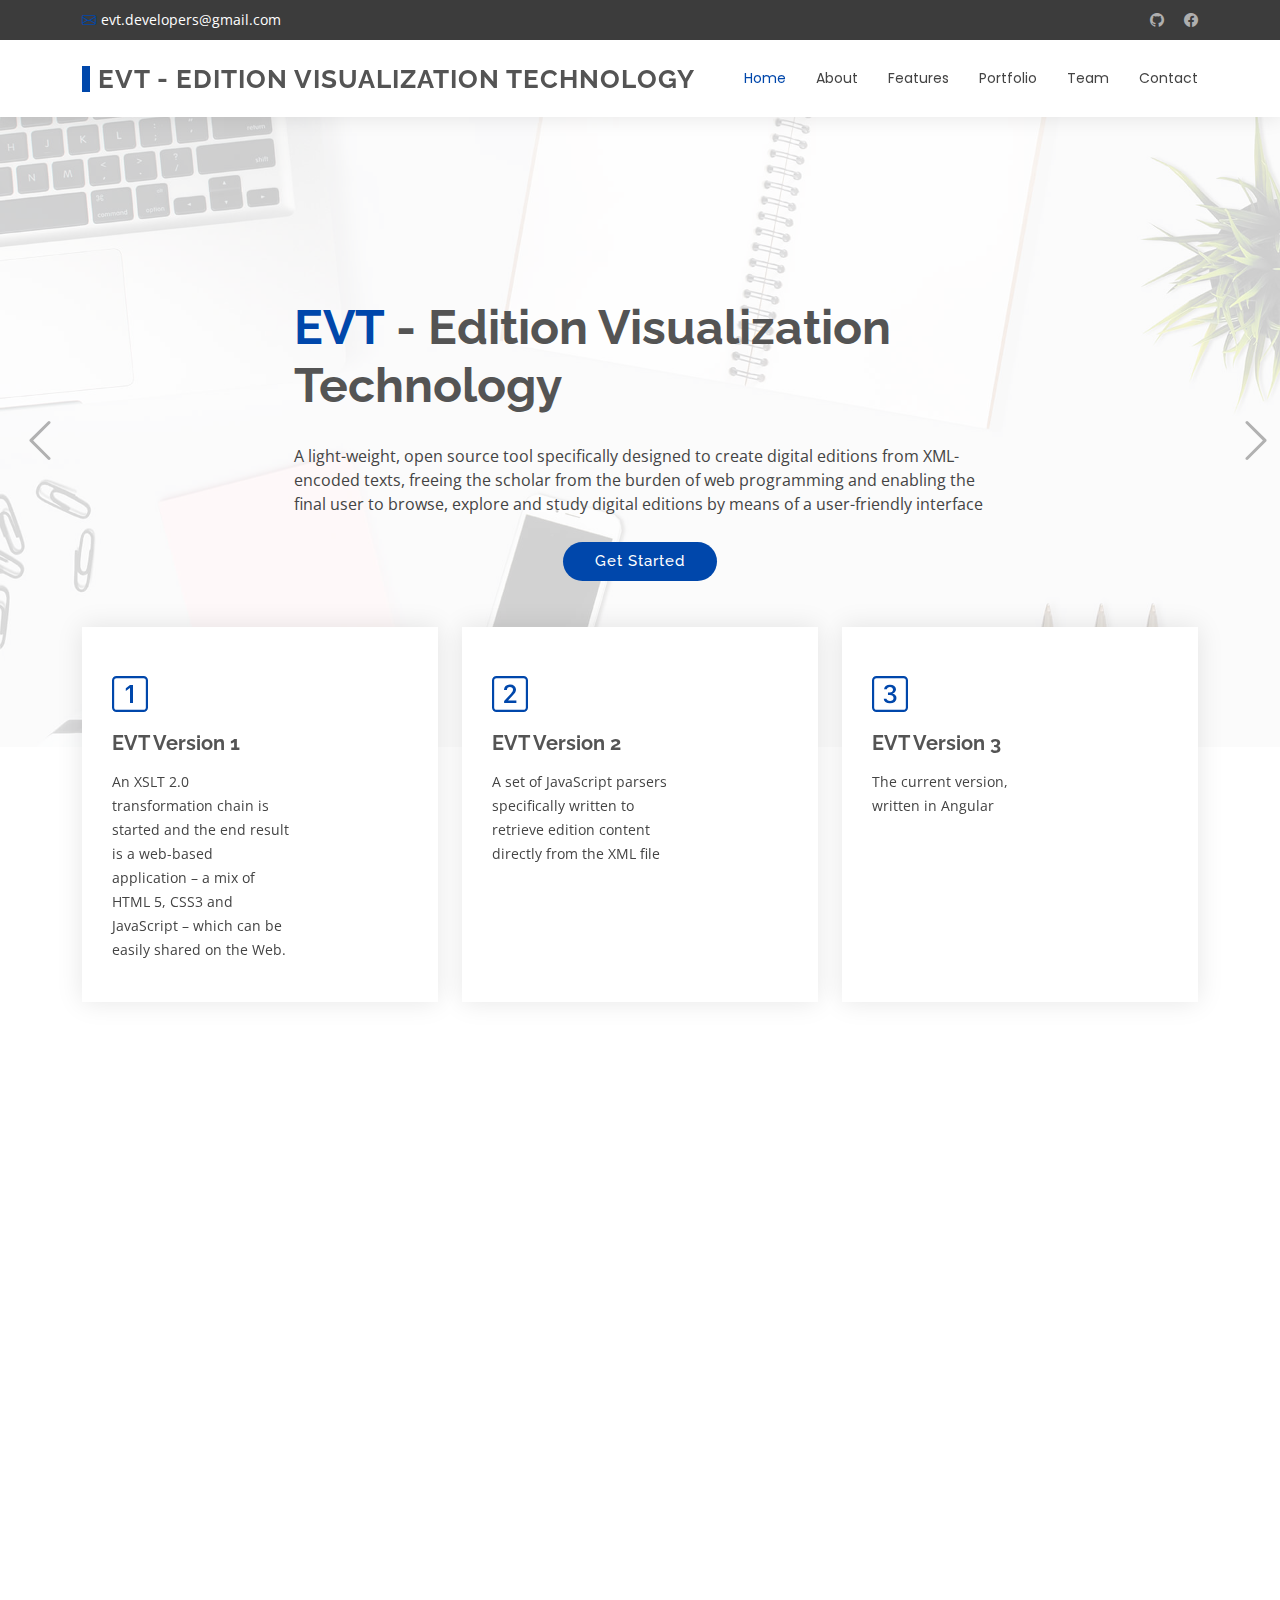
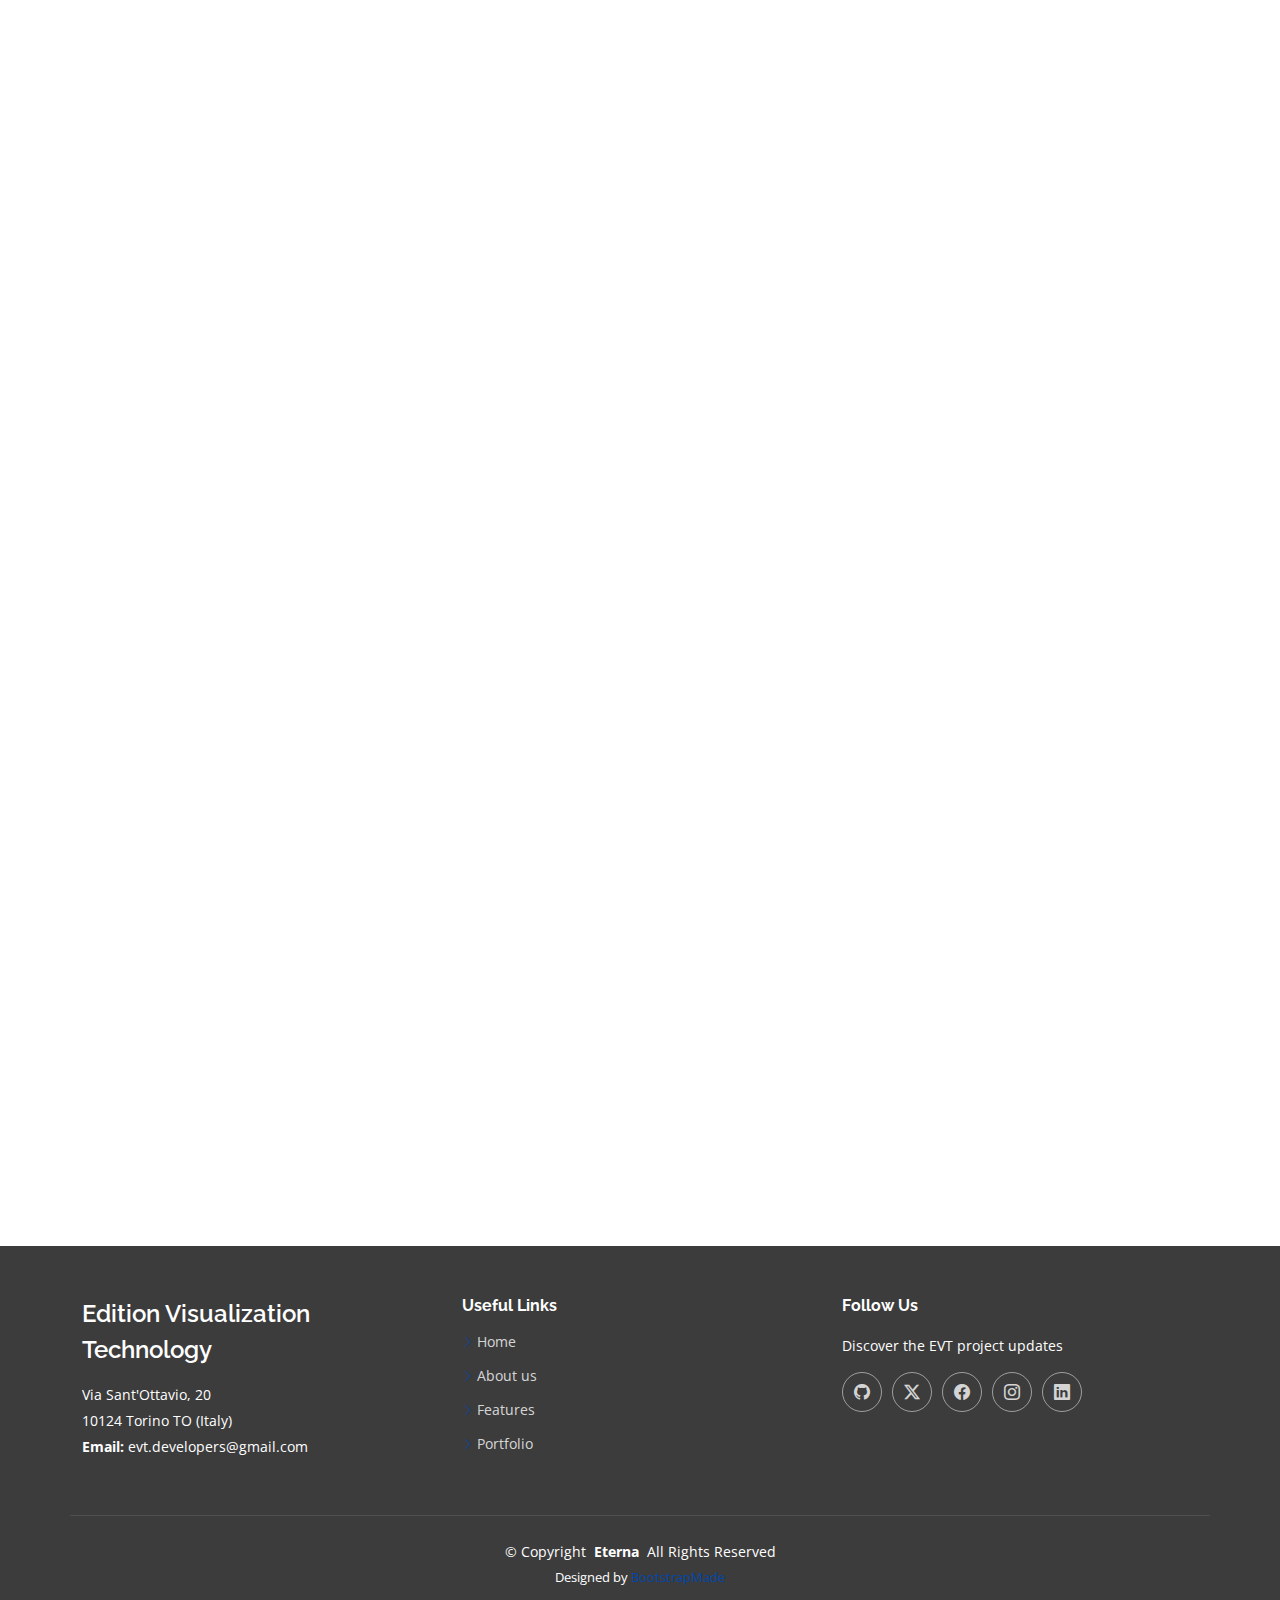
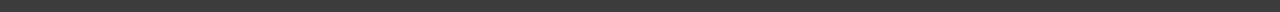
<file: index.html>
<!DOCTYPE html>
<html lang="en">

<head>
  <meta charset="utf-8">
  <meta content="width=device-width, initial-scale=1.0" name="viewport">
  <title>EVT - Edition Visualization Technology</title>
  <meta content="" name="description">
  <meta content="" name="keywords">

  <!-- Favicons -->
  <link href="assets/img/favicon.png" rel="icon">
  <link href="assets/img/apple-touch-icon.png" rel="apple-touch-icon">

  <!-- Fonts -->
  <link href="https://fonts.googleapis.com" rel="preconnect">
  <link href="https://fonts.gstatic.com" rel="preconnect" crossorigin>
  <link href="https://fonts.googleapis.com/css2?family=Open+Sans:ital,wght@0,300;0,400;0,500;0,600;0,700;0,800;1,300;1,400;1,500;1,600;1,700;1,800&family=Poppins:ital,wght@0,100;0,200;0,300;0,400;0,500;0,600;0,700;0,800;0,900;1,100;1,200;1,300;1,400;1,500;1,600;1,700;1,800;1,900&family=Raleway:ital,wght@0,100;0,200;0,300;0,400;0,500;0,600;0,700;0,800;0,900;1,100;1,200;1,300;1,400;1,500;1,600;1,700;1,800;1,900&display=swap" rel="stylesheet">

  <!-- Vendor CSS Files -->
  <link href="assets/vendor/bootstrap/css/bootstrap.min.css" rel="stylesheet">
  <link href="assets/vendor/bootstrap-icons/bootstrap-icons.css" rel="stylesheet">
  <link href="assets/vendor/aos/aos.css" rel="stylesheet">
  <link href="assets/vendor/swiper/swiper-bundle.min.css" rel="stylesheet">
  <link href="assets/vendor/glightbox/css/glightbox.min.css" rel="stylesheet">

  <!-- Main CSS File -->
  <link href="assets/css/main.css" rel="stylesheet">

  <!-- =======================================================
  * Template Name: Eterna
  * Template URL: https://bootstrapmade.com/eterna-free-multipurpose-bootstrap-template/
  * Updated: Jun 29 2024 with Bootstrap v5.3.3
  * Author: BootstrapMade.com
  * License: https://bootstrapmade.com/license/
  ======================================================== -->
</head>

<body class="index-page">

  <header id="header" class="header sticky-top">

    <div class="topbar d-flex align-items-center dark-background">
      <div class="container d-flex justify-content-center justify-content-md-between">
        <div class="contact-info d-flex align-items-center">
          <i class="bi bi-envelope d-flex align-items-center"><a href="mailto:evt.developers@gmail.com">evt.developers@gmail.com</a></i>
        </div>
        <div class="social-links d-none d-md-flex align-items-center">
          <a href="https://github.com/evt-project" target="_blank" class="github"><i class="bi bi-github"></i></a>
          <a href="#" class="facebook"><i class="bi bi-facebook"></i></a>
        </div>
      </div>
    </div><!-- End Top Bar -->

    <div class="branding">

      <div class="container position-relative d-flex align-items-center justify-content-between">
        <a href="index.html" class="logo d-flex align-items-center">
          <!-- Uncomment the line below if you also wish to use an image logo -->
          <!-- <img src="assets/img/logo.png" alt=""> -->
          <h1 class="sitename">EVT - Edition Visualization Technology<br></h1>
        </a>

        <nav id="navmenu" class="navmenu">
          <ul>
            <li><a href="index.html" class="active">Home</a></li>
            <li><a href="about.html">About</a></li>
            <li><a href="features.html">Features</a></li>
            <li><a href="portfolio.html">Portfolio</a></li>
            <li><a href="team.html">Team</a></li>
            <li><a href="contact.html">Contact</a></li>
          </ul>
          <i class="mobile-nav-toggle d-xl-none bi bi-list"></i>
        </nav>

      </div>

    </div>

  </header>

  <main class="main">

    <!-- Hero Section -->
    <section id="hero" class="hero section">

      <div id="hero-carousel" class="carousel slide carousel-fade" data-bs-ride="carousel" data-bs-interval="5000">

        <div class="carousel-item active">
          <img src="assets/img/hero-carousel/hero-carousel-1.jpg" alt="">
          <div class="carousel-container">
            <h2><span>EVT</span> - Edition Visualization Technology</h2>
            <p>A light-weight, open source tool specifically designed to create digital editions from XML-encoded texts, freeing the scholar from the burden of web programming and enabling the final user to browse, explore and study digital editions by means of a user-friendly interface</p>
            <a href="about.html" class="btn-get-started">Get Started</a>
          </div>
        </div><!-- End Carousel Item -->

        <a class="carousel-control-prev" href="#hero-carousel" role="button" data-bs-slide="prev">
          <span class="carousel-control-prev-icon bi bi-chevron-left" aria-hidden="true"></span>
        </a>

        <a class="carousel-control-next" href="#hero-carousel" role="button" data-bs-slide="next">
          <span class="carousel-control-next-icon bi bi-chevron-right" aria-hidden="true"></span>
        </a>

      </div>

      <div class="featured container">

        <div class="row gy-4">

          <div class="col-lg-4 d-flex" data-aos="fade-up" data-aos-delay="100">
            <div class="featured-item position-relative">
              <div class="icon"><i class="bi bi-1-square icon"></i></div>
              <h4><a href="" class="stretched-link">EVT Version 1</a></h4>
              <p>An XSLT 2.0 transformation chain is started and the end result is a web-based application – a mix of HTML 5, CSS3 and JavaScript – which can be easily shared on the Web. </p>
            </div>
          </div><!-- End Featured Item -->

          <div class="col-lg-4 d-flex" data-aos="fade-up" data-aos-delay="200">
            <div class="featured-item position-relative">
              <div class="icon"><i class="bi bi-2-square icon"></i></div>
              <h4><a href="" class="stretched-link">EVT Version 2</a></h4>
              <p>A set of JavaScript parsers specifically written to retrieve edition content directly from the XML file</p>
            </div>
          </div><!-- End Featured Item -->

          <div class="col-lg-4 d-flex" data-aos="fade-up" data-aos-delay="300">
            <div class="featured-item position-relative">
              <div class="icon"><i class="bi bi-3-square icon"></i></div>
              <h4><a href="" class="stretched-link">EVT Version 3</a></h4>
              <p>The current version, written in Angular</p>
            </div>
          </div><!-- End Featured Item -->

        </div>

      </div>

    </section><!-- /Hero Section -->

    <!-- About Section -->
    <section id="about" class="section about">

      <div class="container" data-aos="fade-up" data-aos-delay="100">

        <div class="row gy-4">
          <div class="col-lg-6 order-1 order-lg-2">
            <img src="assets/img/about.jpg" class="img-fluid" alt="">
          </div>
          <div class="col-lg-6 order-2 order-lg-1 content">
            <h3>About</h3>
            <p>
              EVT was born in the context of the <a href="http://vbd.humnet.unipi.it/beta2/" target="_blank">Digital Vercelli Book project</a>, which has been available in beta form for more than one year, but it has evolved in a tool suitable to fit different texts and needs. For example, it is now being used to publish <a href="http://pelavicino.labcd.unipi.it/evt/" target="_blank">the digital edition of the Codice Pelavicino</a> manuscript, a medieval codex preserving charters dating back to the XIII century. The continuous development and need to adapt it to different types of documents and TEI-encoded texts has shifted the development focus towards creation of a more general tool for the web publication of TEI-based documents, able to cater for multiple use cases.
            </p>
            <ul>
              <li><i class="bi bi-check2-all"></i> <span>Full TEI support</span></li>
              <li><i class="bi bi-check2-all"></i> <span>???</span></li>
            </ul>
          </div>
        </div>

      </div>

    </section><!-- /About Section -->

    <!-- Services Section -->
    <section id="services" class="services section">

      <div class="container">

        <div class="row gy-4">

          <div class="col-lg-4 col-md-6" data-aos="fade-up" data-aos-delay="100">
            <div class="service-item  position-relative">
              <div class="icon">
                <i class="bi bi-book"></i>
              </div>
              <a href="#" class="stretched-link">
                <h3>Critical edition support</h3>
              </a>
              <p>Enlarged critical apparatus, variant heat map, witnesses collation and variant filtering are some of the main features developed for the critical edition support.</p>
            </div>
          </div><!-- End Service Item -->

          <div class="col-lg-4 col-md-6" data-aos="fade-up" data-aos-delay="200">
            <div class="service-item position-relative">
              <div class="icon">
                <i class="bi bi-bookmarks"></i>
              </div>
              <a href="#" class="stretched-link">
                <h3>Bookmark</h3>
              </a>
              <p>Direct reference to the current view of the web application, considering view mode, current document, page and edition level, eventual collated witnesses and selected apparatus entry.</p>
            </div>
          </div><!-- End Service Item -->

          <div class="col-lg-4 col-md-6" data-aos="fade-up" data-aos-delay="300">
            <div class="service-item position-relative">
              <div class="icon">
                <i class="bi bi-stars"></i>
              </div>
              <a href="#" class="stretched-link">
                <h3>High level of customization</h3>
              </a>
              <p>The editor can customize both the user interface layout and the appearance of the graphical components.</p>
            </div>
          </div><!-- End Service Item -->

          <div class="col-lg-4 col-md-6" data-aos="fade-up" data-aos-delay="400">
            <div class="service-item position-relative">
              <div class="icon">
                <i class="bi bi-cc-circle"></i>
              </div>
              <a href="#" class="stretched-link">
                <h3>Open source</h3>
              </a>
              <p>EVT is distributed as open source software, all the current code base is available on <a href="https://github.com/evt-project/evt-viewer/" class="stretched-link">GitHub</a>.</p>
              <a href="#" class="stretched-link"></a>
            </div>
          </div><!-- End Service Item -->

          <div class="col-lg-4 col-md-6" data-aos="fade-up" data-aos-delay="500">
            <div class="service-item position-relative">
              <div class="icon">
                <i class="bi bi-calendar4-week"></i>
              </div>
              <a href="#" class="stretched-link">
                <h3>Velit Doloremque</h3>
              </a>
              <p>Cumque et suscipit saepe. Est maiores autem enim facilis ut aut ipsam corporis aut. Sed animi at autem alias eius labore.</p>
              <a href="#" class="stretched-link"></a>
            </div>
          </div><!-- End Service Item -->

          <div class="col-lg-4 col-md-6" data-aos="fade-up" data-aos-delay="600">
            <div class="service-item position-relative">
              <div class="icon">
                <i class="bi bi-chat-square-text"></i>
              </div>
              <a href="#" class="stretched-link">
                <h3>Dolori Architecto</h3>
              </a>
              <p>Hic molestias ea quibusdam eos. Fugiat enim doloremque aut neque non et debitis iure. Corrupti recusandae ducimus enim.</p>
              <a href="#" class="stretched-link"></a>
            </div>
          </div><!-- End Service Item -->

        </div>

      </div>

    </section><!-- /Services Section -->

    <!-- Clients Section -->
    <section id="clients" class="section clients">

      <!-- Section Title -->
      <div class="container section-title" data-aos="fade-up">
        <h2>Users</h2>
        <p>Universities and research groups that used <span class="fst-italic">Edition Visualization Technology</span> in their pojects</p>
      </div><!-- End Section Title -->

      <div class="container" data-aos="fade-up" data-aos-delay="100">

        <div class="swiper init-swiper">
          <script type="application/json" class="swiper-config">
            {
              "loop": true,
              "speed": 600,
              "autoplay": {
                "delay": 5000
              },
              "slidesPerView": "auto",
              "pagination": {
                "el": ".swiper-pagination",
                "type": "bullets",
                "clickable": true
              },
              "breakpoints": {
                "320": {
                  "slidesPerView": 2,
                  "spaceBetween": 40
                },
                "480": {
                  "slidesPerView": 3,
                  "spaceBetween": 60
                },
                "640": {
                  "slidesPerView": 4,
                  "spaceBetween": 80
                },
                "992": {
                  "slidesPerView": 6,
                  "spaceBetween": 120
                }
              }
            }
          </script>
          <div class="swiper-wrapper align-items-center">
            <div class="swiper-slide"><img src="assets/img/clients/client-1.png" class="img-fluid" alt=""></div>
            <div class="swiper-slide"><img src="assets/img/clients/client-2.png" class="img-fluid" alt=""></div>
            <div class="swiper-slide"><img src="assets/img/clients/client-3.png" class="img-fluid" alt=""></div>
            <div class="swiper-slide"><img src="assets/img/clients/client-4.png" class="img-fluid" alt=""></div>
            <div class="swiper-slide"><img src="assets/img/clients/client-5.png" class="img-fluid" alt=""></div>
            <div class="swiper-slide"><img src="assets/img/clients/client-6.png" class="img-fluid" alt=""></div>
            <div class="swiper-slide"><img src="assets/img/clients/client-7.png" class="img-fluid" alt=""></div>
            <div class="swiper-slide"><img src="assets/img/clients/client-8.png" class="img-fluid" alt=""></div>
          </div>
          <div class="swiper-pagination"></div>
        </div>

      </div>

    </section><!-- /Clients Section -->

  </main>

  <footer id="footer" class="footer position-relative dark-background">

    <div class="container footer-top">
      <div class="row gy-4">
        <div class="col-lg-4 col-md-6 footer-about">
          <a href="index.html" class="d-flex align-items-center">
            <span class="sitename">Edition Visualization Technology</span>
          </a>
          <div class="footer-contact pt-3">
            <p>Via Sant'Ottavio, 20</p>
            <p>10124 Torino TO (Italy)</p>
            <p><strong>Email:</strong> <span>evt.developers@gmail.com</span></p>
          </div>
        </div>

        <div class="col-lg-4 col-md-6 footer-links">
          <h4>Useful Links</h4>
          <ul>
            <li><i class="bi bi-chevron-right"></i> <a href="#">Home</a></li>
            <li><i class="bi bi-chevron-right"></i> <a href="#">About us</a></li>
            <li><i class="bi bi-chevron-right"></i> <a href="#">Features</a></li>
            <li><i class="bi bi-chevron-right"></i> <a href="#">Portfolio</a></li>
          </ul>
        </div>

        <div class="col-lg-4 col-md-12">
          <h4>Follow Us</h4>
          <p>Discover the EVT project updates</p>
          <div class="social-links d-flex">
            <a href="https://github.com/evt-project" target="_blank" class="github"><i class="bi bi-github"></i></a>
            <a href=""><i class="bi bi-twitter-x"></i></a>
            <a href=""><i class="bi bi-facebook"></i></a>
            <a href=""><i class="bi bi-instagram"></i></a>
            <a href=""><i class="bi bi-linkedin"></i></a>
          </div>
        </div>

      </div>
    </div>

    <div class="container copyright text-center mt-4">
      <p>© <span>Copyright</span> <strong class="px-1 sitename">Eterna</strong> <span>All Rights Reserved</span></p>
      <div class="credits">
        <!-- All the links in the footer should remain intact. -->
        <!-- You can delete the links only if you've purchased the pro version. -->
        <!-- Licensing information: https://bootstrapmade.com/license/ -->
        <!-- Purchase the pro version with working PHP/AJAX contact form: [buy-url] -->
        Designed by <a href="https://bootstrapmade.com/">BootstrapMade</a>
      </div>
    </div>

  </footer>

  <!-- Scroll Top -->
  <a href="#" id="scroll-top" class="scroll-top d-flex align-items-center justify-content-center"><i class="bi bi-arrow-up-short"></i></a>

  <!-- Preloader -->
  <div id="preloader"></div>

  <!-- Vendor JS Files -->
  <script src="assets/vendor/bootstrap/js/bootstrap.bundle.min.js"></script>
  <script src="assets/vendor/php-email-form/validate.js"></script>
  <script src="assets/vendor/aos/aos.js"></script>
  <script src="assets/vendor/swiper/swiper-bundle.min.js"></script>
  <script src="assets/vendor/purecounter/purecounter_vanilla.js"></script>
  <script src="assets/vendor/waypoints/noframework.waypoints.js"></script>
  <script src="assets/vendor/glightbox/js/glightbox.min.js"></script>
  <script src="assets/vendor/imagesloaded/imagesloaded.pkgd.min.js"></script>
  <script src="assets/vendor/isotope-layout/isotope.pkgd.min.js"></script>

  <!-- Main JS File -->
  <script src="assets/js/main.js"></script>

</body>

</html>
</file>
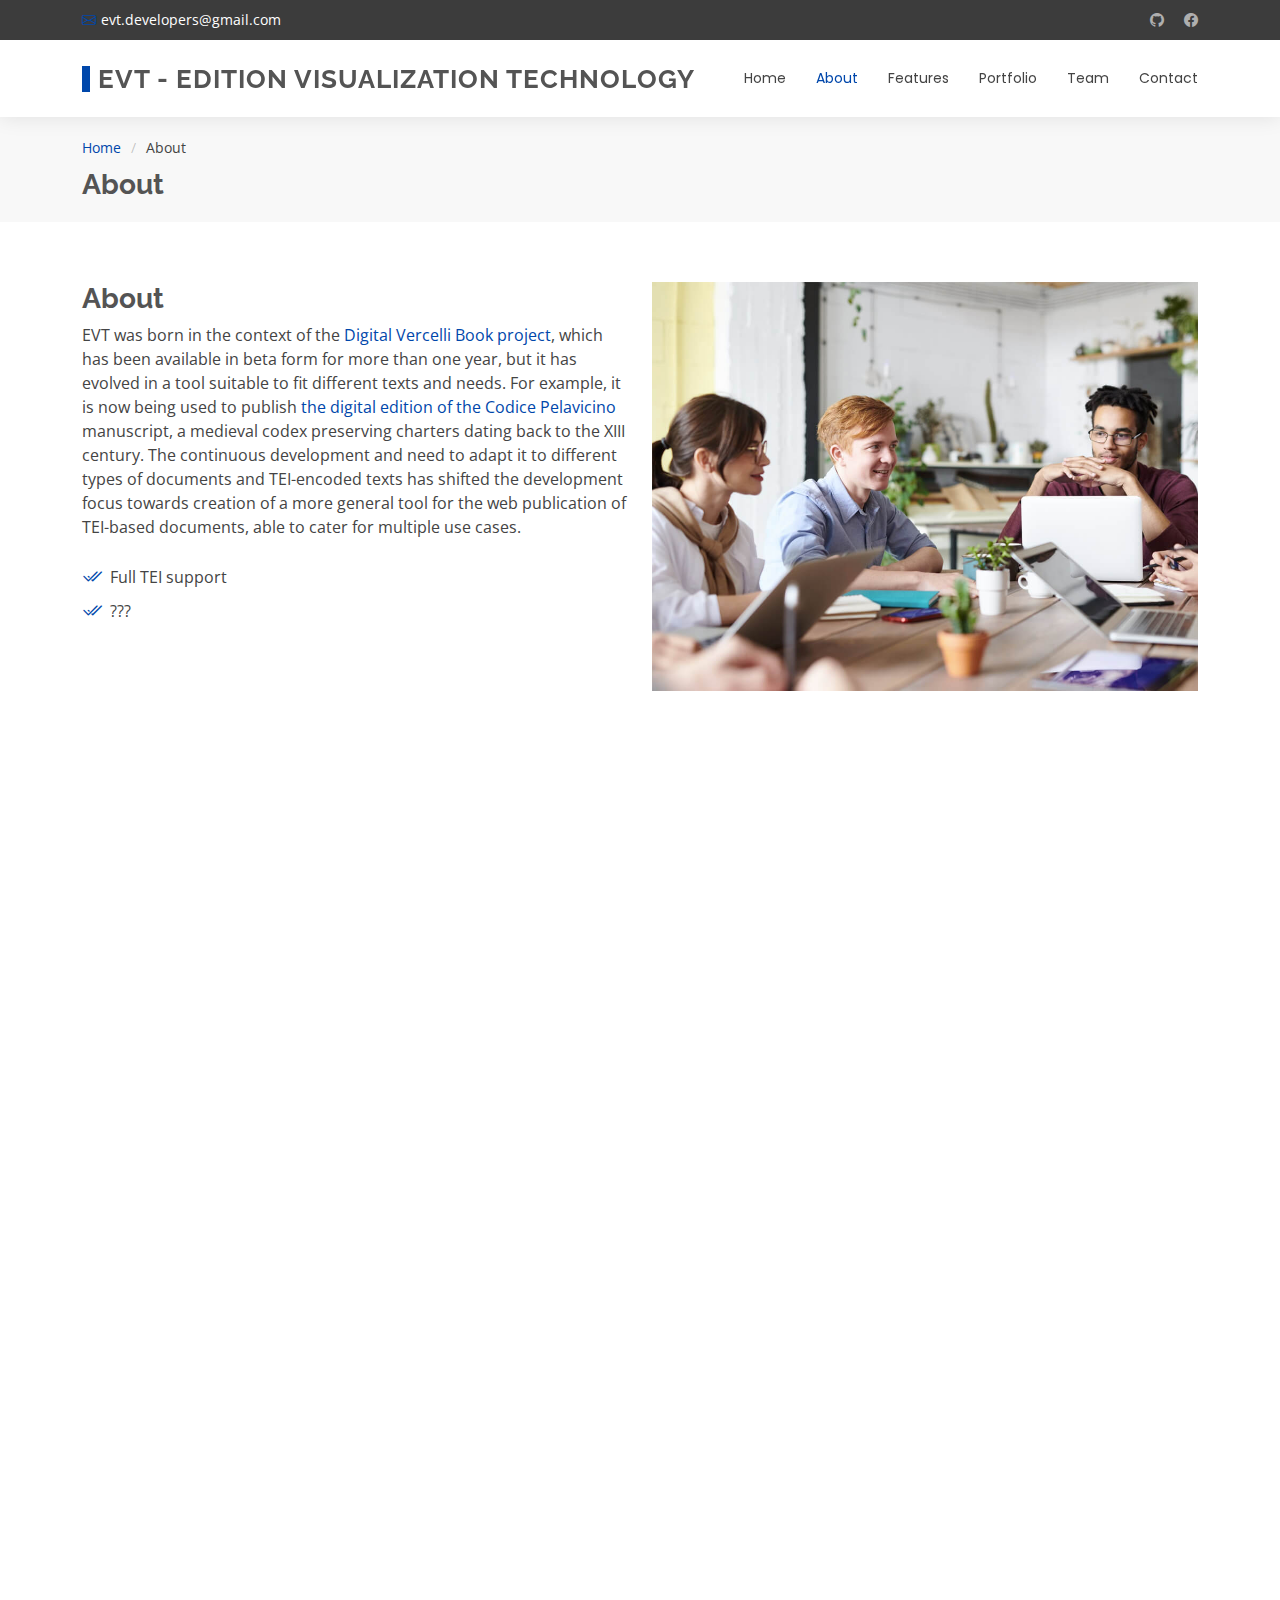
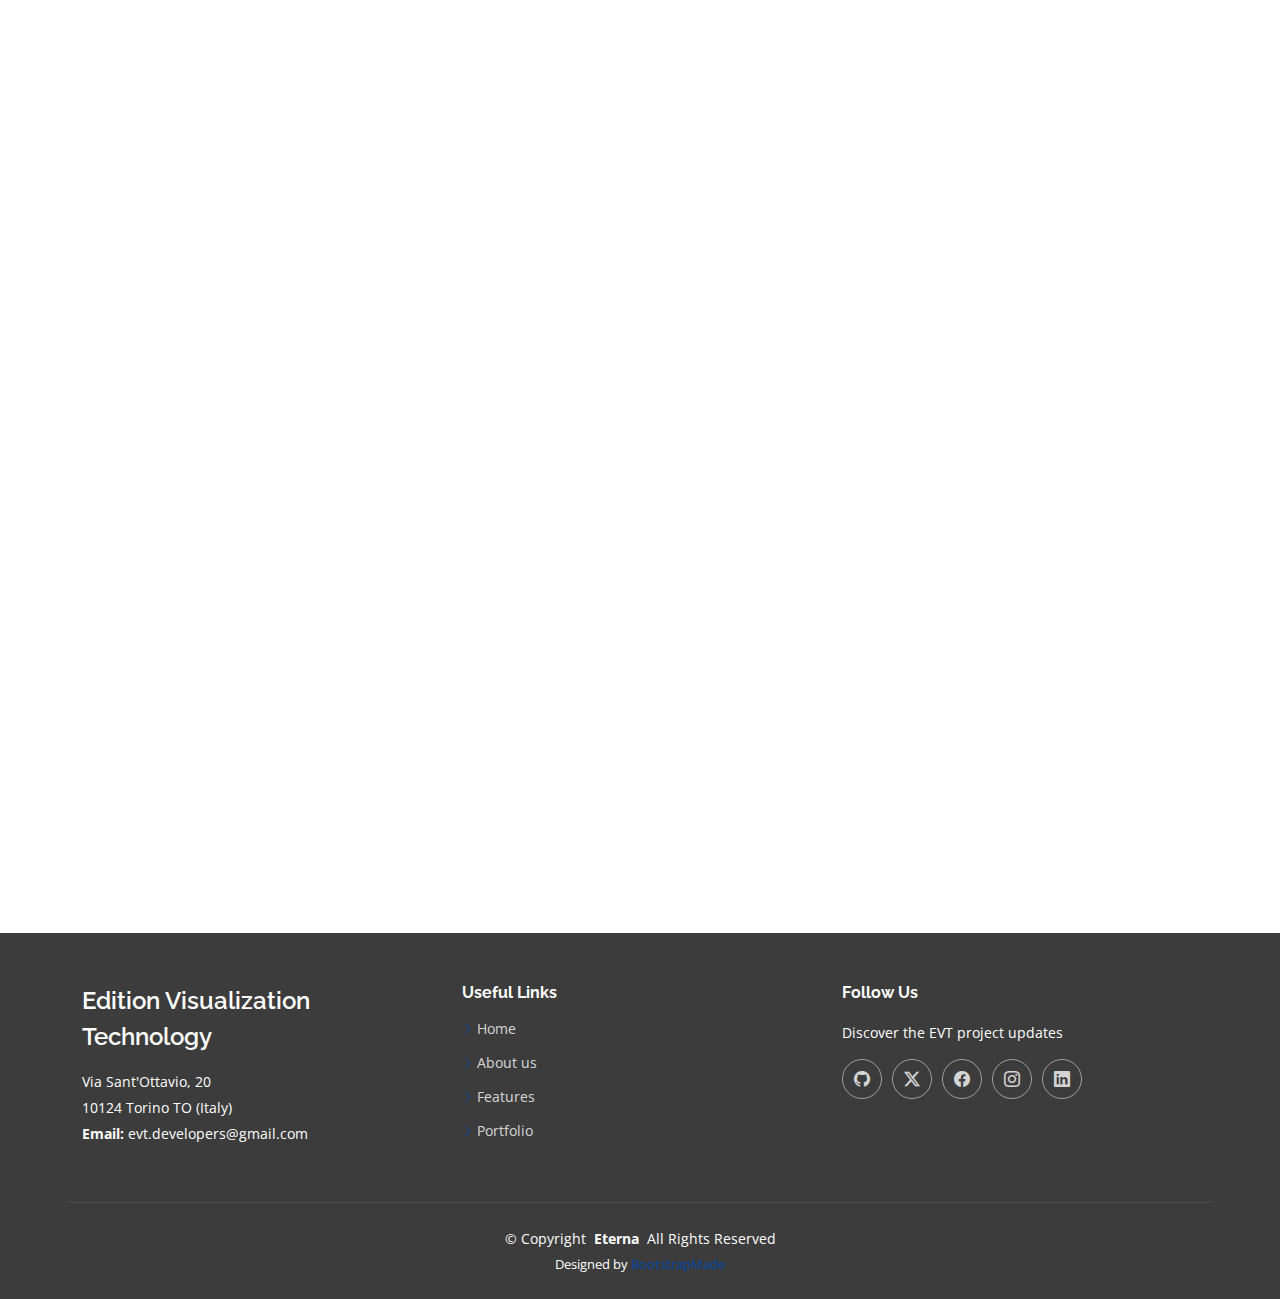
<file: about.html>
<!DOCTYPE html>
<html lang="en">

<head>
  <meta charset="utf-8">
  <meta content="width=device-width, initial-scale=1.0" name="viewport">
  <title>About - Eterna Bootstrap Template</title>
  <meta content="" name="description">
  <meta content="" name="keywords">

  <!-- Favicons -->
  <link href="assets/img/favicon.png" rel="icon">
  <link href="assets/img/apple-touch-icon.png" rel="apple-touch-icon">

  <!-- Fonts -->
  <link href="https://fonts.googleapis.com" rel="preconnect">
  <link href="https://fonts.gstatic.com" rel="preconnect" crossorigin>
  <link href="https://fonts.googleapis.com/css2?family=Open+Sans:ital,wght@0,300;0,400;0,500;0,600;0,700;0,800;1,300;1,400;1,500;1,600;1,700;1,800&family=Poppins:ital,wght@0,100;0,200;0,300;0,400;0,500;0,600;0,700;0,800;0,900;1,100;1,200;1,300;1,400;1,500;1,600;1,700;1,800;1,900&family=Raleway:ital,wght@0,100;0,200;0,300;0,400;0,500;0,600;0,700;0,800;0,900;1,100;1,200;1,300;1,400;1,500;1,600;1,700;1,800;1,900&display=swap" rel="stylesheet">

  <!-- Vendor CSS Files -->
  <link href="assets/vendor/bootstrap/css/bootstrap.min.css" rel="stylesheet">
  <link href="assets/vendor/bootstrap-icons/bootstrap-icons.css" rel="stylesheet">
  <link href="assets/vendor/aos/aos.css" rel="stylesheet">
  <link href="assets/vendor/swiper/swiper-bundle.min.css" rel="stylesheet">
  <link href="assets/vendor/glightbox/css/glightbox.min.css" rel="stylesheet">

  <!-- Main CSS File -->
  <link href="assets/css/main.css" rel="stylesheet">

  <!-- =======================================================
  * Template Name: Eterna
  * Template URL: https://bootstrapmade.com/eterna-free-multipurpose-bootstrap-template/
  * Updated: Jun 29 2024 with Bootstrap v5.3.3
  * Author: BootstrapMade.com
  * License: https://bootstrapmade.com/license/
  ======================================================== -->
</head>

<body class="about-page">

  <header id="header" class="header sticky-top">

    <div class="topbar d-flex align-items-center dark-background">
      <div class="container d-flex justify-content-center justify-content-md-between">
        <div class="contact-info d-flex align-items-center">
          <i class="bi bi-envelope d-flex align-items-center"><a href="mailto:evt.developers@gmail.com">evt.developers@gmail.com</a></i>
        </div>
        <div class="social-links d-none d-md-flex align-items-center">
          <a href="https://github.com/evt-project" target="_blank" class="github"><i class="bi bi-github"></i></a>
          <a href="#" class="facebook"><i class="bi bi-facebook"></i></a>
        </div>
      </div>
    </div><!-- End Top Bar -->

    <div class="branding">

      <div class="container position-relative d-flex align-items-center justify-content-between">
        <a href="index.html" class="logo d-flex align-items-center">
          <!-- Uncomment the line below if you also wish to use an image logo -->
          <!-- <img src="assets/img/logo.png" alt=""> -->
          <h1 class="sitename">EVT - Edition Visualization Technology<br></h1>
        </a>

        <nav id="navmenu" class="navmenu">
          <ul>
            <li><a href="index.html">Home</a></li>
            <li><a href="about.html" class="active">About</a></li>
            <li><a href="features.html">Features</a></li>
            <li><a href="portfolio.html">Portfolio</a></li>
            <li><a href="team.html">Team</a></li>
            <li><a href="contact.html">Contact</a></li>
          </ul>
          <i class="mobile-nav-toggle d-xl-none bi bi-list"></i>
        </nav>

      </div>

    </div>

  </header>

  <main class="main">

    <!-- Page Title -->
    <div class="page-title" data-aos="fade">
      <div class="container">
        <nav class="breadcrumbs">
          <ol>
            <li><a href="index.html">Home</a></li>
            <li class="current">About</li>
          </ol>
        </nav>
        <h1>About</h1>
      </div>
    </div><!-- End Page Title -->

    <!-- About Section -->
    <section id="about" class="section about">

      <div class="container" data-aos="fade-up" data-aos-delay="100">

        <div class="row gy-4">
          <div class="col-lg-6 order-1 order-lg-2">
            <img src="assets/img/about.jpg" class="img-fluid" alt="">
          </div>
          <div class="col-lg-6 order-2 order-lg-1 content">
            <h3>About</h3>
            <p>
              EVT was born in the context of the <a href="http://vbd.humnet.unipi.it/beta2/" target="_blank">Digital Vercelli Book project</a>, which has been available in beta form for more than one year, but it has evolved in a tool suitable to fit different texts and needs. For example, it is now being used to publish <a href="http://pelavicino.labcd.unipi.it/evt/" target="_blank">the digital edition of the Codice Pelavicino</a> manuscript, a medieval codex preserving charters dating back to the XIII century. The continuous development and need to adapt it to different types of documents and TEI-encoded texts has shifted the development focus towards creation of a more general tool for the web publication of TEI-based documents, able to cater for multiple use cases.
            </p>
            <ul>
              <li><i class="bi bi-check2-all"></i> <span>Full TEI support</span></li>
              <li><i class="bi bi-check2-all"></i> <span>???</span></li>
            </ul>
          </div>
        </div>

      </div>

    </section><!-- /About Section -->

    <!-- Stats Section -->
    <section id="stats" class="stats section">

      <div class="container" data-aos="fade-up" data-aos-delay="100">

        <div class="row gy-4">

          <div class="col-lg-3 col-md-6">
            <div class="stats-item">
              <i class="bi bi-buildings"></i>
              <span data-purecounter-start="0" data-purecounter-end="100" data-purecounter-duration="1" class="purecounter"></span>
              <p><strong>Research groups</strong> <span>uses EVT in one of their projects</span></p>
            </div>
          </div><!-- End Stats Item -->

          <div class="col-lg-3 col-md-6">
            <div class="stats-item">
              <i class="bi bi-journal-richtext"></i>
              <span data-purecounter-start="0" data-purecounter-end="100" data-purecounter-duration="1" class="purecounter"></span>
              <p><strong>Projects</strong> <span>published with EVT</span></p>
            </div>
          </div><!-- End Stats Item -->

          <div class="col-lg-3 col-md-6">
            <div class="stats-item">
              <i class="bi bi-headset"></i>
              <span data-purecounter-start="0" data-purecounter-end="1453" data-purecounter-duration="1" class="purecounter"></span>
              <p><strong>Hours Of Support</strong> <span>aut commodi quaerat</span></p>
            </div>
          </div><!-- End Stats Item -->

          <div class="col-lg-3 col-md-6">
            <div class="stats-item">
              <i class="bi bi-people"></i>
              <span data-purecounter-start="0" data-purecounter-end="32" data-purecounter-duration="1" class="purecounter"></span>
              <p><strong>Hard Workers</strong> <span>rerum asperiores dolor</span></p>
            </div>
          </div><!-- End Stats Item -->

        </div>

      </div>

    </section><!-- /Stats Section -->

    <!-- Clients Section -->
    <section id="clients" class="section clients">

      <!-- Section Title -->
      <div class="container section-title" data-aos="fade-up">
        <h2>Users</h2>
        <p>Universities and research groups that used <span class="fst-italic">Edition Visualization Technology</span> in their pojects</p>
      </div><!-- End Section Title -->

      <div class="container" data-aos="fade-up" data-aos-delay="100">

        <div class="swiper init-swiper">
          <script type="application/json" class="swiper-config">
            {
              "loop": true,
              "speed": 600,
              "autoplay": {
                "delay": 5000
              },
              "slidesPerView": "auto",
              "pagination": {
                "el": ".swiper-pagination",
                "type": "bullets",
                "clickable": true
              },
              "breakpoints": {
                "320": {
                  "slidesPerView": 2,
                  "spaceBetween": 40
                },
                "480": {
                  "slidesPerView": 3,
                  "spaceBetween": 60
                },
                "640": {
                  "slidesPerView": 4,
                  "spaceBetween": 80
                },
                "992": {
                  "slidesPerView": 6,
                  "spaceBetween": 120
                }
              }
            }
          </script>
          <div class="swiper-wrapper align-items-center">
            <div class="swiper-slide"><img src="assets/img/clients/client-1.png" class="img-fluid" alt=""></div>
            <div class="swiper-slide"><img src="assets/img/clients/client-2.png" class="img-fluid" alt=""></div>
            <div class="swiper-slide"><img src="assets/img/clients/client-3.png" class="img-fluid" alt=""></div>
            <div class="swiper-slide"><img src="assets/img/clients/client-4.png" class="img-fluid" alt=""></div>
            <div class="swiper-slide"><img src="assets/img/clients/client-5.png" class="img-fluid" alt=""></div>
            <div class="swiper-slide"><img src="assets/img/clients/client-6.png" class="img-fluid" alt=""></div>
            <div class="swiper-slide"><img src="assets/img/clients/client-7.png" class="img-fluid" alt=""></div>
            <div class="swiper-slide"><img src="assets/img/clients/client-8.png" class="img-fluid" alt=""></div>
          </div>
          <div class="swiper-pagination"></div>
        </div>

      </div>

    </section><!-- /Clients Section -->

    <!-- Testimonials Section -->
    <section id="testimonials" class="testimonials section">

      <!-- Section Title -->
      <div class="container section-title" data-aos="fade-up">
        <h2>Testimonials</h2>
        <p>Necessitatibus eius consequatur ex aliquid fuga eum quidem sint consectetur velit</p>
      </div><!-- End Section Title -->

      <div class="container">

        <div class="row gy-4">

          <div class="col-lg-6" data-aos="fade-up" data-aos-delay="100">
            <div class="testimonial-item">
              <img src="assets/img/testimonials/testimonials-1.jpg" class="testimonial-img" alt="">
              <h3>Saul Goodman</h3>
              <h4>Ceo &amp; Founder</h4>
              <div class="stars">
                <i class="bi bi-star-fill"></i><i class="bi bi-star-fill"></i><i class="bi bi-star-fill"></i><i class="bi bi-star-fill"></i><i class="bi bi-star-fill"></i>
              </div>
              <p>
                <i class="bi bi-quote quote-icon-left"></i>
                <span>Proin iaculis purus consequat sem cure digni ssim donec porttitora entum suscipit rhoncus. Accusantium quam, ultricies eget id, aliquam eget nibh et. Maecen aliquam, risus at semper.</span>
                <i class="bi bi-quote quote-icon-right"></i>
              </p>
            </div>
          </div><!-- End testimonial item -->

          <div class="col-lg-6" data-aos="fade-up" data-aos-delay="200">
            <div class="testimonial-item">
              <img src="assets/img/testimonials/testimonials-2.jpg" class="testimonial-img" alt="">
              <h3>Sara Wilsson</h3>
              <h4>Designer</h4>
              <div class="stars">
                <i class="bi bi-star-fill"></i><i class="bi bi-star-fill"></i><i class="bi bi-star-fill"></i><i class="bi bi-star-fill"></i><i class="bi bi-star-fill"></i>
              </div>
              <p>
                <i class="bi bi-quote quote-icon-left"></i>
                <span>Export tempor illum tamen malis malis eram quae irure esse labore quem cillum quid cillum eram malis quorum velit fore eram velit sunt aliqua noster fugiat irure amet legam anim culpa.</span>
                <i class="bi bi-quote quote-icon-right"></i>
              </p>
            </div>
          </div><!-- End testimonial item -->

          <div class="col-lg-6" data-aos="fade-up" data-aos-delay="300">
            <div class="testimonial-item">
              <img src="assets/img/testimonials/testimonials-3.jpg" class="testimonial-img" alt="">
              <h3>Jena Karlis</h3>
              <h4>Store Owner</h4>
              <div class="stars">
                <i class="bi bi-star-fill"></i><i class="bi bi-star-fill"></i><i class="bi bi-star-fill"></i><i class="bi bi-star-fill"></i><i class="bi bi-star-fill"></i>
              </div>
              <p>
                <i class="bi bi-quote quote-icon-left"></i>
                <span>Enim nisi quem export duis labore cillum quae magna enim sint quorum nulla quem veniam duis minim tempor labore quem eram duis noster aute amet eram fore quis sint minim.</span>
                <i class="bi bi-quote quote-icon-right"></i>
              </p>
            </div>
          </div><!-- End testimonial item -->

          <div class="col-lg-6" data-aos="fade-up" data-aos-delay="400">
            <div class="testimonial-item">
              <img src="assets/img/testimonials/testimonials-4.jpg" class="testimonial-img" alt="">
              <h3>Matt Brandon</h3>
              <h4>Freelancer</h4>
              <div class="stars">
                <i class="bi bi-star-fill"></i><i class="bi bi-star-fill"></i><i class="bi bi-star-fill"></i><i class="bi bi-star-fill"></i><i class="bi bi-star-fill"></i>
              </div>
              <p>
                <i class="bi bi-quote quote-icon-left"></i>
                <span>Fugiat enim eram quae cillum dolore dolor amet nulla culpa multos export minim fugiat minim velit minim dolor enim duis veniam ipsum anim magna sunt elit fore quem dolore labore illum veniam.</span>
                <i class="bi bi-quote quote-icon-right"></i>
              </p>
            </div>
          </div><!-- End testimonial item -->

          <div class="col-lg-6" data-aos="fade-up" data-aos-delay="500">
            <div class="testimonial-item">
              <img src="assets/img/testimonials/testimonials-5.jpg" class="testimonial-img" alt="">
              <h3>John Larson</h3>
              <h4>Entrepreneur</h4>
              <div class="stars">
                <i class="bi bi-star-fill"></i><i class="bi bi-star-fill"></i><i class="bi bi-star-fill"></i><i class="bi bi-star-fill"></i><i class="bi bi-star-fill"></i>
              </div>
              <p>
                <i class="bi bi-quote quote-icon-left"></i>
                <span>Quis quorum aliqua sint quem legam fore sunt eram irure aliqua veniam tempor noster veniam enim culpa labore duis sunt culpa nulla illum cillum fugiat legam esse veniam culpa fore nisi cillum quid.</span>
                <i class="bi bi-quote quote-icon-right"></i>
              </p>
            </div>
          </div><!-- End testimonial item -->

          <div class="col-lg-6" data-aos="fade-up" data-aos-delay="600">
            <div class="testimonial-item">
              <img src="assets/img/testimonials/testimonials-6.jpg" class="testimonial-img" alt="">
              <h3>Emily Harison</h3>
              <h4>Store Owner</h4>
              <div class="stars">
                <i class="bi bi-star-fill"></i><i class="bi bi-star-fill"></i><i class="bi bi-star-fill"></i><i class="bi bi-star-fill"></i><i class="bi bi-star-fill"></i>
              </div>
              <p>
                <i class="bi bi-quote quote-icon-left"></i>
                <span>Eius ipsam praesentium dolor quaerat inventore rerum odio. Quos laudantium adipisci eius. Accusamus qui iste cupiditate sed temporibus est aspernatur. Sequi officiis ea et quia quidem.</span>
                <i class="bi bi-quote quote-icon-right"></i>
              </p>
            </div>
          </div><!-- End testimonial item -->

        </div>

      </div>

    </section><!-- /Testimonials Section -->

  </main>

  <footer id="footer" class="footer position-relative dark-background">

    <div class="container footer-top">
      <div class="row gy-4">
        <div class="col-lg-4 col-md-6 footer-about">
          <a href="index.html" class="d-flex align-items-center">
            <span class="sitename">Edition Visualization Technology</span>
          </a>
          <div class="footer-contact pt-3">
            <p>Via Sant'Ottavio, 20</p>
            <p>10124 Torino TO (Italy)</p>
            <p><strong>Email:</strong> <span>evt.developers@gmail.com</span></p>
          </div>
        </div>

        <div class="col-lg-4 col-md-6 footer-links">
          <h4>Useful Links</h4>
          <ul>
            <li><i class="bi bi-chevron-right"></i> <a href="#">Home</a></li>
            <li><i class="bi bi-chevron-right"></i> <a href="#">About us</a></li>
            <li><i class="bi bi-chevron-right"></i> <a href="#">Features</a></li>
            <li><i class="bi bi-chevron-right"></i> <a href="#">Portfolio</a></li>
          </ul>
        </div>

        <div class="col-lg-4 col-md-12">
          <h4>Follow Us</h4>
          <p>Discover the EVT project updates</p>
          <div class="social-links d-flex">
            <a href="https://github.com/evt-project" target="_blank" class="github"><i class="bi bi-github"></i></a>
            <a href=""><i class="bi bi-twitter-x"></i></a>
            <a href=""><i class="bi bi-facebook"></i></a>
            <a href=""><i class="bi bi-instagram"></i></a>
            <a href=""><i class="bi bi-linkedin"></i></a>
          </div>
        </div>

      </div>
    </div>

    <div class="container copyright text-center mt-4">
      <p>© <span>Copyright</span> <strong class="px-1 sitename">Eterna</strong> <span>All Rights Reserved</span></p>
      <div class="credits">
        <!-- All the links in the footer should remain intact. -->
        <!-- You can delete the links only if you've purchased the pro version. -->
        <!-- Licensing information: https://bootstrapmade.com/license/ -->
        <!-- Purchase the pro version with working PHP/AJAX contact form: [buy-url] -->
        Designed by <a href="https://bootstrapmade.com/">BootstrapMade</a>
      </div>
    </div>

  </footer>

  <!-- Scroll Top -->
  <a href="#" id="scroll-top" class="scroll-top d-flex align-items-center justify-content-center"><i class="bi bi-arrow-up-short"></i></a>

  <!-- Preloader -->
  <div id="preloader"></div>

  <!-- Vendor JS Files -->
  <script src="assets/vendor/bootstrap/js/bootstrap.bundle.min.js"></script>
  <script src="assets/vendor/php-email-form/validate.js"></script>
  <script src="assets/vendor/aos/aos.js"></script>
  <script src="assets/vendor/swiper/swiper-bundle.min.js"></script>
  <script src="assets/vendor/purecounter/purecounter_vanilla.js"></script>
  <script src="assets/vendor/waypoints/noframework.waypoints.js"></script>
  <script src="assets/vendor/glightbox/js/glightbox.min.js"></script>
  <script src="assets/vendor/imagesloaded/imagesloaded.pkgd.min.js"></script>
  <script src="assets/vendor/isotope-layout/isotope.pkgd.min.js"></script>

  <!-- Main JS File -->
  <script src="assets/js/main.js"></script>

</body>

</html>
</file>
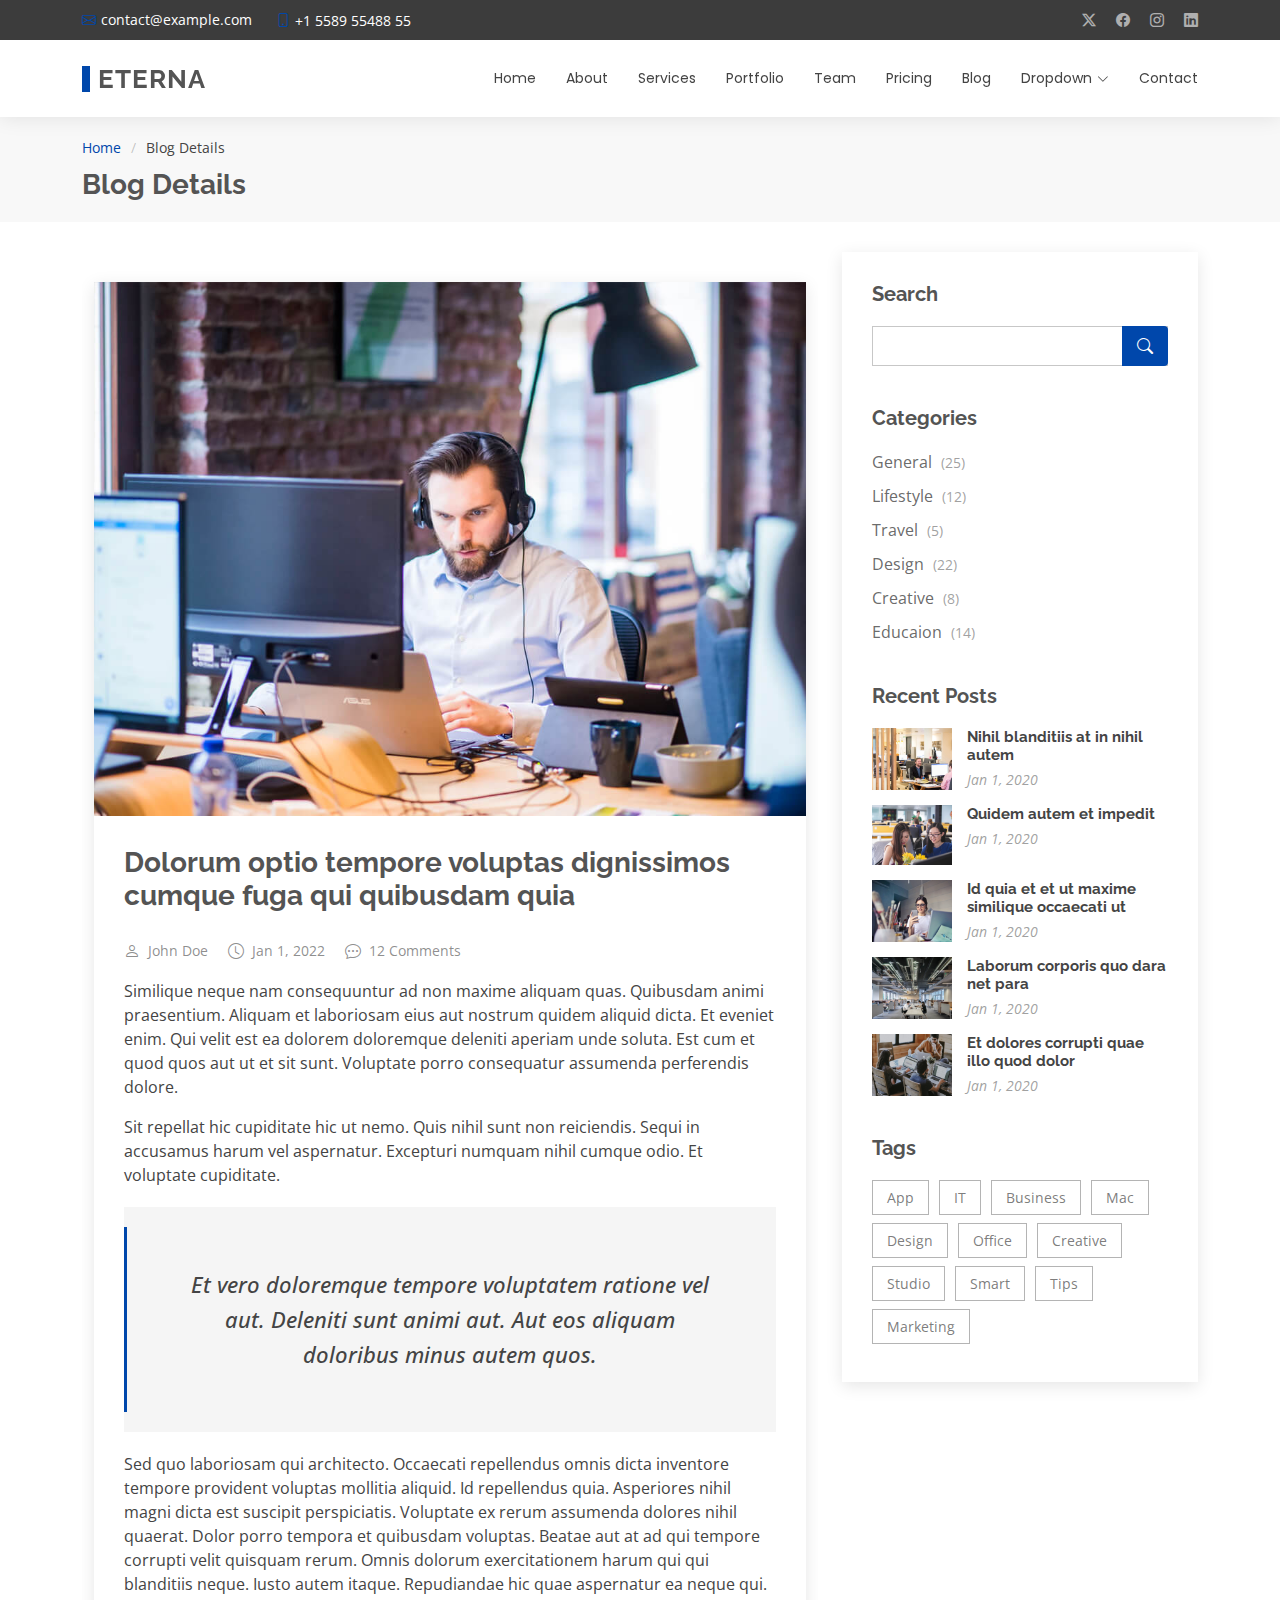
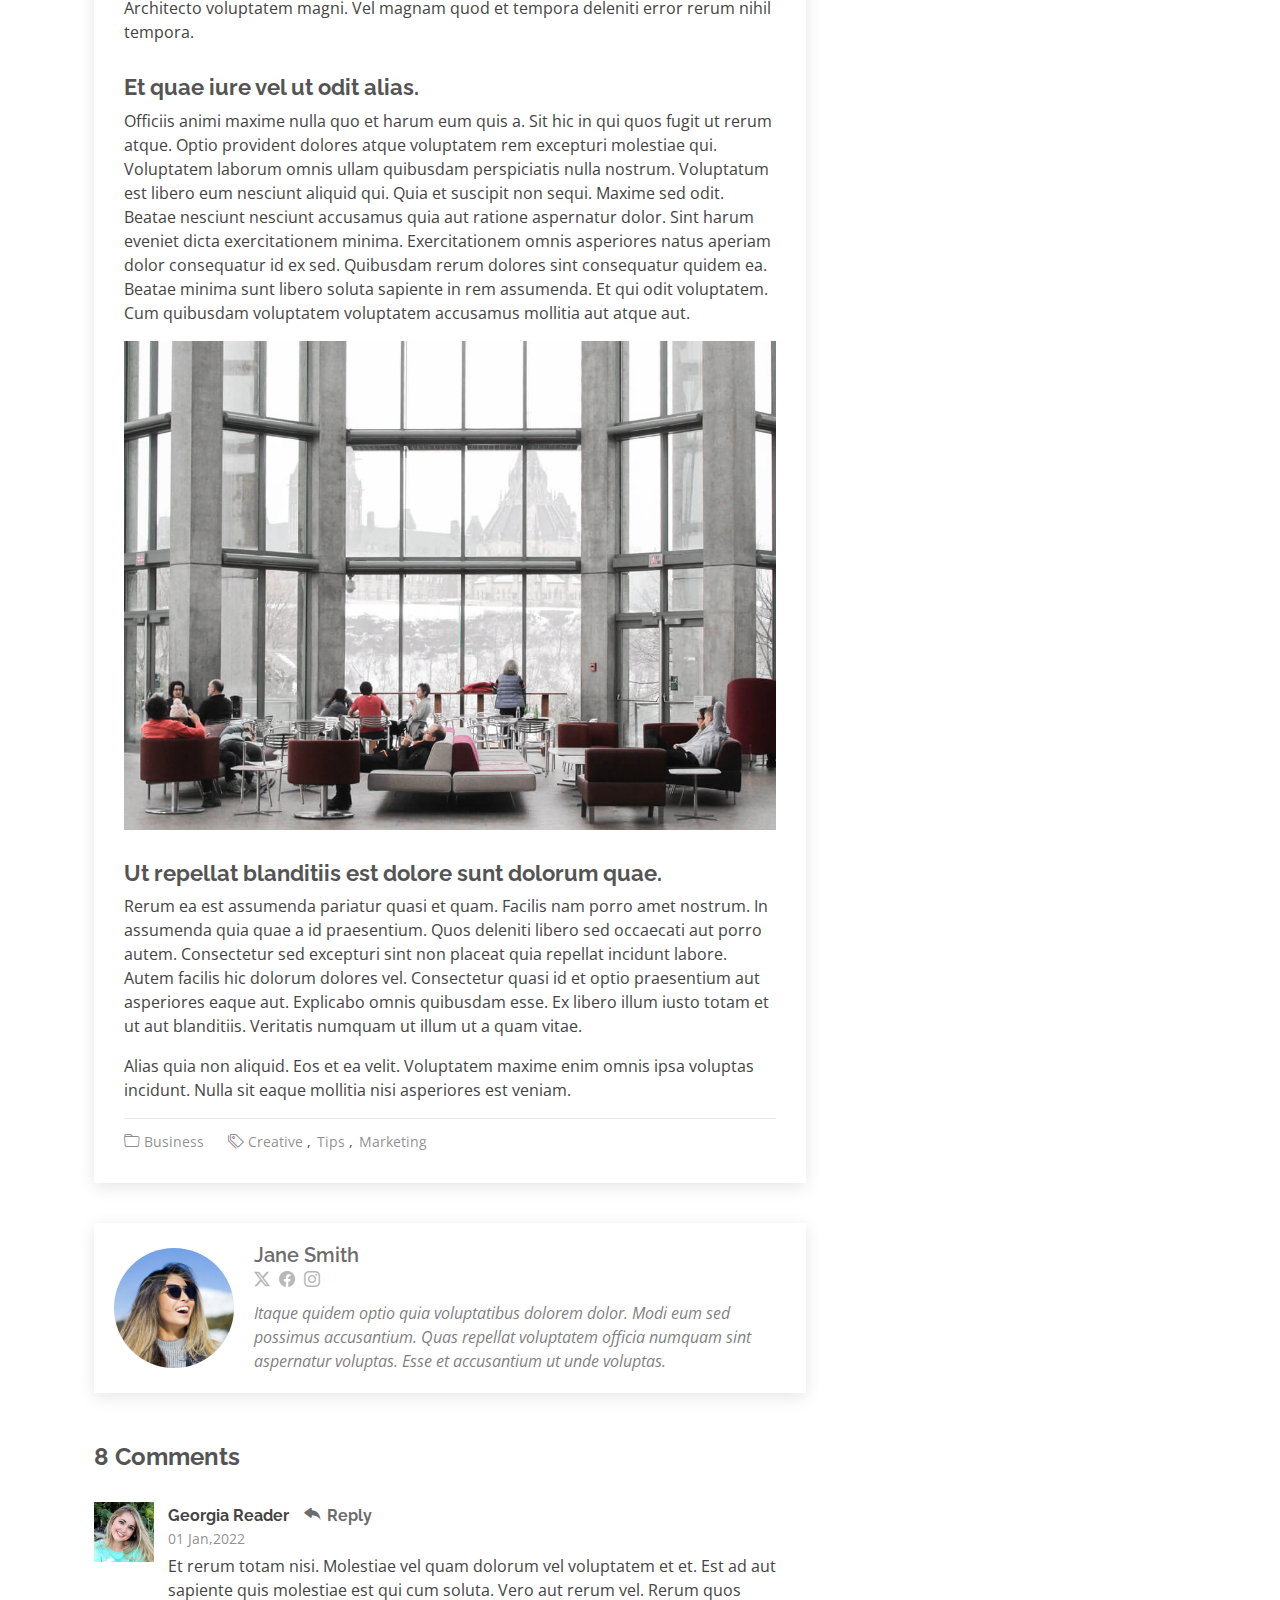
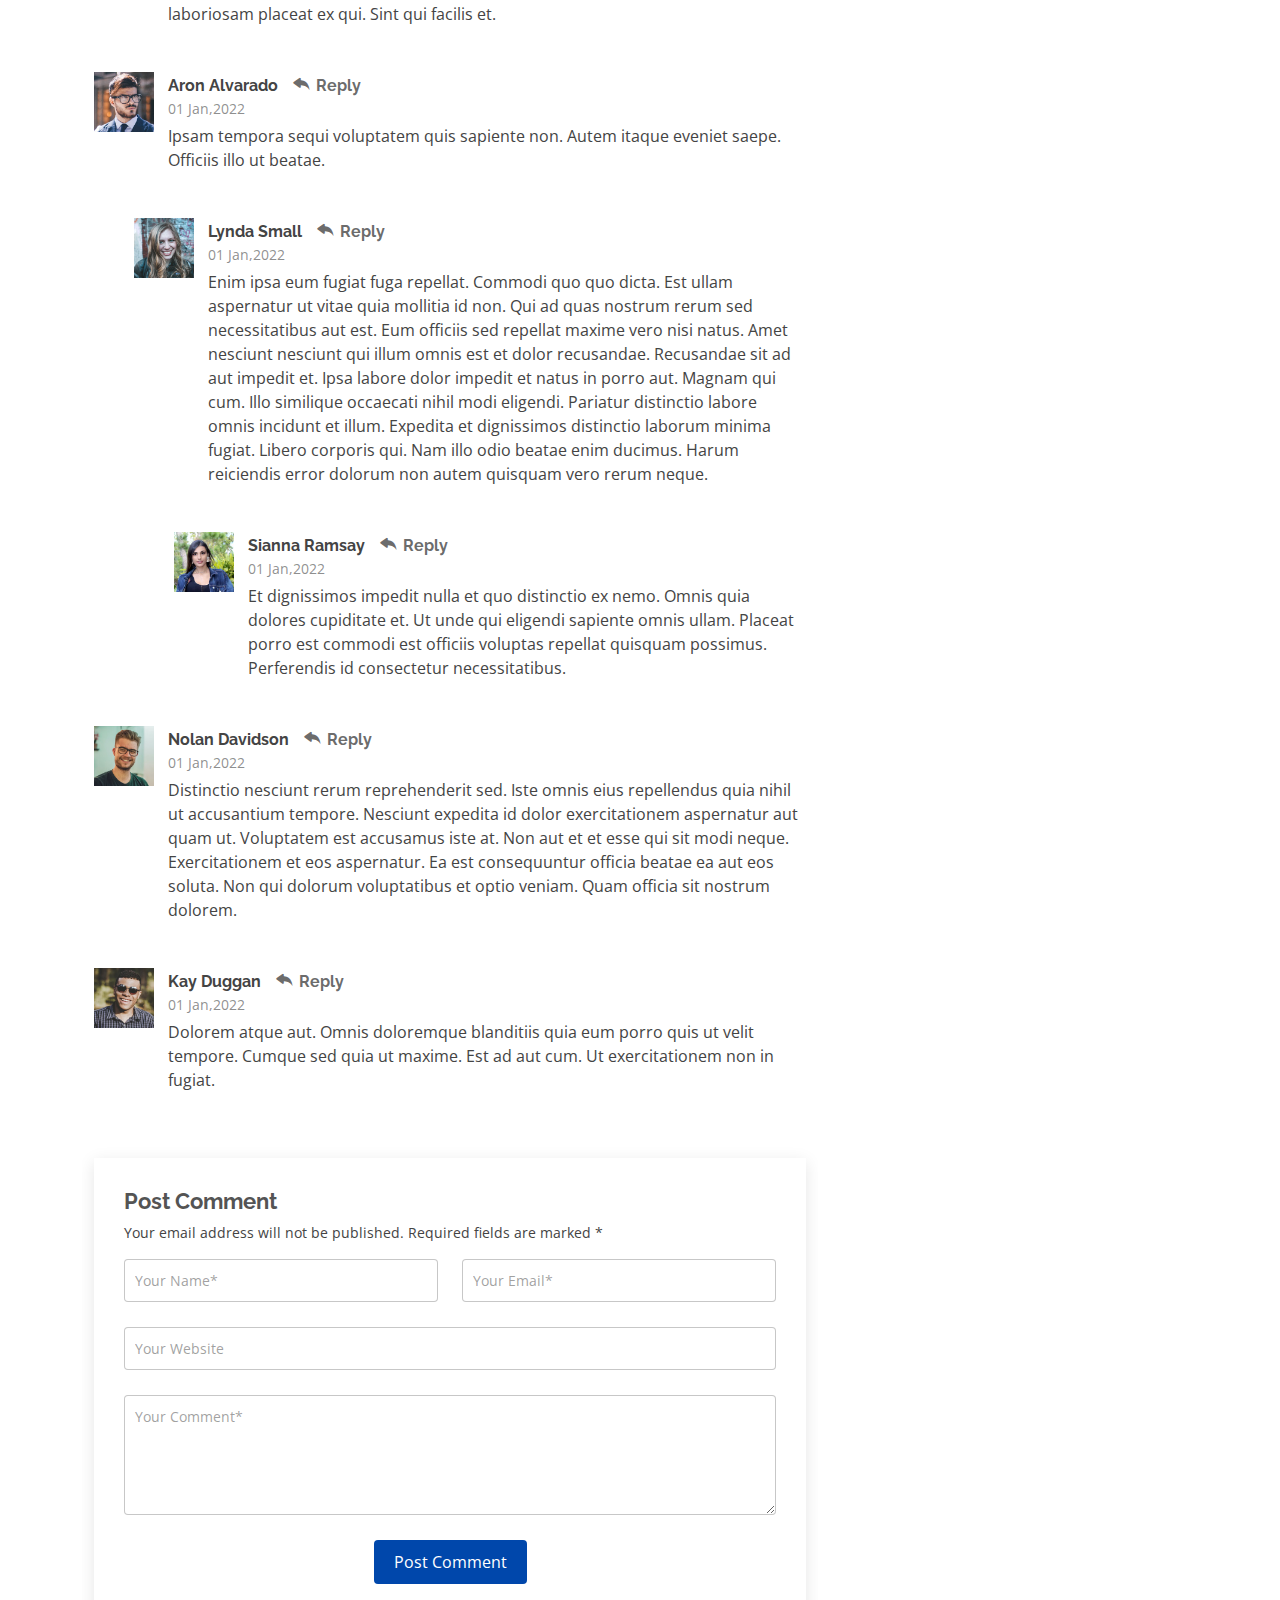
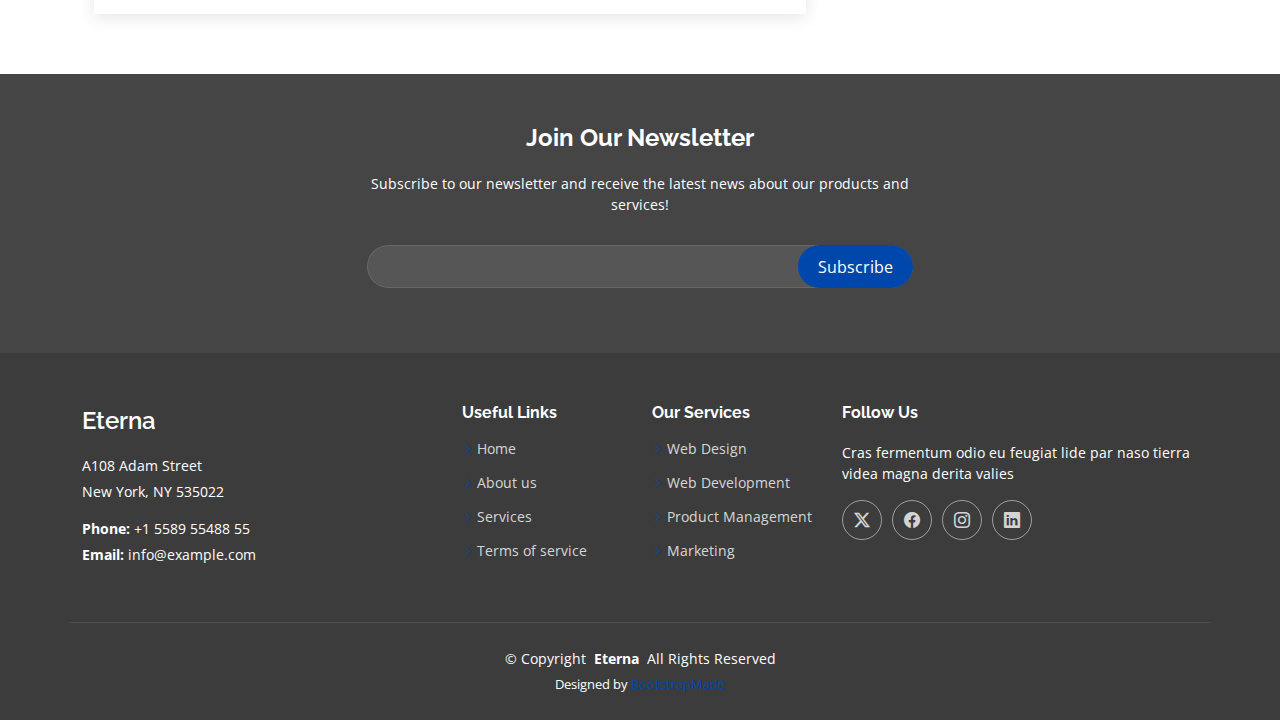
<file: blog-details.html>
<!DOCTYPE html>
<html lang="en">

<head>
  <meta charset="utf-8">
  <meta content="width=device-width, initial-scale=1.0" name="viewport">
  <title>Blog Details - Eterna Bootstrap Template</title>
  <meta content="" name="description">
  <meta content="" name="keywords">

  <!-- Favicons -->
  <link href="assets/img/favicon.png" rel="icon">
  <link href="assets/img/apple-touch-icon.png" rel="apple-touch-icon">

  <!-- Fonts -->
  <link href="https://fonts.googleapis.com" rel="preconnect">
  <link href="https://fonts.gstatic.com" rel="preconnect" crossorigin>
  <link href="https://fonts.googleapis.com/css2?family=Open+Sans:ital,wght@0,300;0,400;0,500;0,600;0,700;0,800;1,300;1,400;1,500;1,600;1,700;1,800&family=Poppins:ital,wght@0,100;0,200;0,300;0,400;0,500;0,600;0,700;0,800;0,900;1,100;1,200;1,300;1,400;1,500;1,600;1,700;1,800;1,900&family=Raleway:ital,wght@0,100;0,200;0,300;0,400;0,500;0,600;0,700;0,800;0,900;1,100;1,200;1,300;1,400;1,500;1,600;1,700;1,800;1,900&display=swap" rel="stylesheet">

  <!-- Vendor CSS Files -->
  <link href="assets/vendor/bootstrap/css/bootstrap.min.css" rel="stylesheet">
  <link href="assets/vendor/bootstrap-icons/bootstrap-icons.css" rel="stylesheet">
  <link href="assets/vendor/aos/aos.css" rel="stylesheet">
  <link href="assets/vendor/swiper/swiper-bundle.min.css" rel="stylesheet">
  <link href="assets/vendor/glightbox/css/glightbox.min.css" rel="stylesheet">

  <!-- Main CSS File -->
  <link href="assets/css/main.css" rel="stylesheet">

  <!-- =======================================================
  * Template Name: Eterna
  * Template URL: https://bootstrapmade.com/eterna-free-multipurpose-bootstrap-template/
  * Updated: Jun 29 2024 with Bootstrap v5.3.3
  * Author: BootstrapMade.com
  * License: https://bootstrapmade.com/license/
  ======================================================== -->
</head>

<body class="blog-details-page">

  <header id="header" class="header sticky-top">

    <div class="topbar d-flex align-items-center dark-background">
      <div class="container d-flex justify-content-center justify-content-md-between">
        <div class="contact-info d-flex align-items-center">
          <i class="bi bi-envelope d-flex align-items-center"><a href="mailto:contact@example.com">contact@example.com</a></i>
          <i class="bi bi-phone d-flex align-items-center ms-4"><span>+1 5589 55488 55</span></i>
        </div>
        <div class="social-links d-none d-md-flex align-items-center">
          <a href="#" class="twitter"><i class="bi bi-twitter-x"></i></a>
          <a href="#" class="facebook"><i class="bi bi-facebook"></i></a>
          <a href="#" class="instagram"><i class="bi bi-instagram"></i></a>
          <a href="#" class="linkedin"><i class="bi bi-linkedin"></i></a>
        </div>
      </div>
    </div><!-- End Top Bar -->

    <div class="branding">

      <div class="container position-relative d-flex align-items-center justify-content-between">
        <a href="index.html" class="logo d-flex align-items-center">
          <!-- Uncomment the line below if you also wish to use an image logo -->
          <!-- <img src="assets/img/logo.png" alt=""> -->
          <h1 class="sitename">Eterna<br></h1>
        </a>

        <nav id="navmenu" class="navmenu">
          <ul>
            <li><a href="index.html">Home</a></li>
            <li><a href="about.html">About</a></li>
            <li><a href="services.html">Services</a></li>
            <li><a href="portfolio.html">Portfolio</a></li>
            <li><a href="team.html">Team</a></li>
            <li><a href="pricing.html">Pricing</a></li>
            <li><a href="blog.html">Blog</a></li>
            <li class="dropdown"><a href="#"><span>Dropdown</span> <i class="bi bi-chevron-down toggle-dropdown"></i></a>
              <ul>
                <li><a href="#">Dropdown 1</a></li>
                <li class="dropdown"><a href="#"><span>Deep Dropdown</span> <i class="bi bi-chevron-down toggle-dropdown"></i></a>
                  <ul>
                    <li><a href="#">Deep Dropdown 1</a></li>
                    <li><a href="#">Deep Dropdown 2</a></li>
                    <li><a href="#">Deep Dropdown 3</a></li>
                    <li><a href="#">Deep Dropdown 4</a></li>
                    <li><a href="#">Deep Dropdown 5</a></li>
                  </ul>
                </li>
                <li><a href="#">Dropdown 2</a></li>
                <li><a href="#">Dropdown 3</a></li>
                <li><a href="#">Dropdown 4</a></li>
              </ul>
            </li>
            <li><a href="contact.html">Contact</a></li>
          </ul>
          <i class="mobile-nav-toggle d-xl-none bi bi-list"></i>
        </nav>

      </div>

    </div>

  </header>

  <main class="main">

    <!-- Page Title -->
    <div class="page-title" data-aos="fade">
      <div class="container">
        <nav class="breadcrumbs">
          <ol>
            <li><a href="index.html">Home</a></li>
            <li class="current">Blog Details</li>
          </ol>
        </nav>
        <h1>Blog Details</h1>
      </div>
    </div><!-- End Page Title -->

    <div class="container">
      <div class="row">

        <div class="col-lg-8">

          <!-- Blog Details Section -->
          <section id="blog-details" class="blog-details section">
            <div class="container">

              <article class="article">

                <div class="post-img">
                  <img src="assets/img/blog/blog-1.jpg" alt="" class="img-fluid">
                </div>

                <h2 class="title">Dolorum optio tempore voluptas dignissimos cumque fuga qui quibusdam quia</h2>

                <div class="meta-top">
                  <ul>
                    <li class="d-flex align-items-center"><i class="bi bi-person"></i> <a href="blog-details.html">John Doe</a></li>
                    <li class="d-flex align-items-center"><i class="bi bi-clock"></i> <a href="blog-details.html"><time datetime="2020-01-01">Jan 1, 2022</time></a></li>
                    <li class="d-flex align-items-center"><i class="bi bi-chat-dots"></i> <a href="blog-details.html">12 Comments</a></li>
                  </ul>
                </div><!-- End meta top -->

                <div class="content">
                  <p>
                    Similique neque nam consequuntur ad non maxime aliquam quas. Quibusdam animi praesentium. Aliquam et laboriosam eius aut nostrum quidem aliquid dicta.
                    Et eveniet enim. Qui velit est ea dolorem doloremque deleniti aperiam unde soluta. Est cum et quod quos aut ut et sit sunt. Voluptate porro consequatur assumenda perferendis dolore.
                  </p>

                  <p>
                    Sit repellat hic cupiditate hic ut nemo. Quis nihil sunt non reiciendis. Sequi in accusamus harum vel aspernatur. Excepturi numquam nihil cumque odio. Et voluptate cupiditate.
                  </p>

                  <blockquote>
                    <p>
                      Et vero doloremque tempore voluptatem ratione vel aut. Deleniti sunt animi aut. Aut eos aliquam doloribus minus autem quos.
                    </p>
                  </blockquote>

                  <p>
                    Sed quo laboriosam qui architecto. Occaecati repellendus omnis dicta inventore tempore provident voluptas mollitia aliquid. Id repellendus quia. Asperiores nihil magni dicta est suscipit perspiciatis. Voluptate ex rerum assumenda dolores nihil quaerat.
                    Dolor porro tempora et quibusdam voluptas. Beatae aut at ad qui tempore corrupti velit quisquam rerum. Omnis dolorum exercitationem harum qui qui blanditiis neque.
                    Iusto autem itaque. Repudiandae hic quae aspernatur ea neque qui. Architecto voluptatem magni. Vel magnam quod et tempora deleniti error rerum nihil tempora.
                  </p>

                  <h3>Et quae iure vel ut odit alias.</h3>
                  <p>
                    Officiis animi maxime nulla quo et harum eum quis a. Sit hic in qui quos fugit ut rerum atque. Optio provident dolores atque voluptatem rem excepturi molestiae qui. Voluptatem laborum omnis ullam quibusdam perspiciatis nulla nostrum. Voluptatum est libero eum nesciunt aliquid qui.
                    Quia et suscipit non sequi. Maxime sed odit. Beatae nesciunt nesciunt accusamus quia aut ratione aspernatur dolor. Sint harum eveniet dicta exercitationem minima. Exercitationem omnis asperiores natus aperiam dolor consequatur id ex sed. Quibusdam rerum dolores sint consequatur quidem ea.
                    Beatae minima sunt libero soluta sapiente in rem assumenda. Et qui odit voluptatem. Cum quibusdam voluptatem voluptatem accusamus mollitia aut atque aut.
                  </p>
                  <img src="assets/img/blog/blog-inside-post.jpg" class="img-fluid" alt="">

                  <h3>Ut repellat blanditiis est dolore sunt dolorum quae.</h3>
                  <p>
                    Rerum ea est assumenda pariatur quasi et quam. Facilis nam porro amet nostrum. In assumenda quia quae a id praesentium. Quos deleniti libero sed occaecati aut porro autem. Consectetur sed excepturi sint non placeat quia repellat incidunt labore. Autem facilis hic dolorum dolores vel.
                    Consectetur quasi id et optio praesentium aut asperiores eaque aut. Explicabo omnis quibusdam esse. Ex libero illum iusto totam et ut aut blanditiis. Veritatis numquam ut illum ut a quam vitae.
                  </p>
                  <p>
                    Alias quia non aliquid. Eos et ea velit. Voluptatem maxime enim omnis ipsa voluptas incidunt. Nulla sit eaque mollitia nisi asperiores est veniam.
                  </p>

                </div><!-- End post content -->

                <div class="meta-bottom">
                  <i class="bi bi-folder"></i>
                  <ul class="cats">
                    <li><a href="#">Business</a></li>
                  </ul>

                  <i class="bi bi-tags"></i>
                  <ul class="tags">
                    <li><a href="#">Creative</a></li>
                    <li><a href="#">Tips</a></li>
                    <li><a href="#">Marketing</a></li>
                  </ul>
                </div><!-- End meta bottom -->

              </article>

            </div>
          </section><!-- /Blog Details Section -->

          <!-- Blog Author Section -->
          <section id="blog-author" class="blog-author section">

            <div class="container">
              <div class="author-container d-flex align-items-center">
                <img src="assets/img/blog/blog-author.jpg" class="rounded-circle flex-shrink-0" alt="">
                <div>
                  <h4>Jane Smith</h4>
                  <div class="social-links">
                    <a href="https://x.com/#"><i class="bi bi-twitter-x"></i></a>
                    <a href="https://facebook.com/#"><i class="bi bi-facebook"></i></a>
                    <a href="https://instagram.com/#"><i class="biu bi-instagram"></i></a>
                  </div>
                  <p>
                    Itaque quidem optio quia voluptatibus dolorem dolor. Modi eum sed possimus accusantium. Quas repellat voluptatem officia numquam sint aspernatur voluptas. Esse et accusantium ut unde voluptas.
                  </p>
                </div>
              </div>
            </div>

          </section><!-- /Blog Author Section -->

          <!-- Blog Comments Section -->
          <section id="blog-comments" class="blog-comments section">

            <div class="container">

              <h4 class="comments-count">8 Comments</h4>

              <div id="comment-1" class="comment">
                <div class="d-flex">
                  <div class="comment-img"><img src="assets/img/blog/comments-1.jpg" alt=""></div>
                  <div>
                    <h5><a href="">Georgia Reader</a> <a href="#" class="reply"><i class="bi bi-reply-fill"></i> Reply</a></h5>
                    <time datetime="2020-01-01">01 Jan,2022</time>
                    <p>
                      Et rerum totam nisi. Molestiae vel quam dolorum vel voluptatem et et. Est ad aut sapiente quis molestiae est qui cum soluta.
                      Vero aut rerum vel. Rerum quos laboriosam placeat ex qui. Sint qui facilis et.
                    </p>
                  </div>
                </div>
              </div><!-- End comment #1 -->

              <div id="comment-2" class="comment">
                <div class="d-flex">
                  <div class="comment-img"><img src="assets/img/blog/comments-2.jpg" alt=""></div>
                  <div>
                    <h5><a href="">Aron Alvarado</a> <a href="#" class="reply"><i class="bi bi-reply-fill"></i> Reply</a></h5>
                    <time datetime="2020-01-01">01 Jan,2022</time>
                    <p>
                      Ipsam tempora sequi voluptatem quis sapiente non. Autem itaque eveniet saepe. Officiis illo ut beatae.
                    </p>
                  </div>
                </div>

                <div id="comment-reply-1" class="comment comment-reply">
                  <div class="d-flex">
                    <div class="comment-img"><img src="assets/img/blog/comments-3.jpg" alt=""></div>
                    <div>
                      <h5><a href="">Lynda Small</a> <a href="#" class="reply"><i class="bi bi-reply-fill"></i> Reply</a></h5>
                      <time datetime="2020-01-01">01 Jan,2022</time>
                      <p>
                        Enim ipsa eum fugiat fuga repellat. Commodi quo quo dicta. Est ullam aspernatur ut vitae quia mollitia id non. Qui ad quas nostrum rerum sed necessitatibus aut est. Eum officiis sed repellat maxime vero nisi natus. Amet nesciunt nesciunt qui illum omnis est et dolor recusandae.

                        Recusandae sit ad aut impedit et. Ipsa labore dolor impedit et natus in porro aut. Magnam qui cum. Illo similique occaecati nihil modi eligendi. Pariatur distinctio labore omnis incidunt et illum. Expedita et dignissimos distinctio laborum minima fugiat.

                        Libero corporis qui. Nam illo odio beatae enim ducimus. Harum reiciendis error dolorum non autem quisquam vero rerum neque.
                      </p>
                    </div>
                  </div>

                  <div id="comment-reply-2" class="comment comment-reply">
                    <div class="d-flex">
                      <div class="comment-img"><img src="assets/img/blog/comments-4.jpg" alt=""></div>
                      <div>
                        <h5><a href="">Sianna Ramsay</a> <a href="#" class="reply"><i class="bi bi-reply-fill"></i> Reply</a></h5>
                        <time datetime="2020-01-01">01 Jan,2022</time>
                        <p>
                          Et dignissimos impedit nulla et quo distinctio ex nemo. Omnis quia dolores cupiditate et. Ut unde qui eligendi sapiente omnis ullam. Placeat porro est commodi est officiis voluptas repellat quisquam possimus. Perferendis id consectetur necessitatibus.
                        </p>
                      </div>
                    </div>

                  </div><!-- End comment reply #2-->

                </div><!-- End comment reply #1-->

              </div><!-- End comment #2-->

              <div id="comment-3" class="comment">
                <div class="d-flex">
                  <div class="comment-img"><img src="assets/img/blog/comments-5.jpg" alt=""></div>
                  <div>
                    <h5><a href="">Nolan Davidson</a> <a href="#" class="reply"><i class="bi bi-reply-fill"></i> Reply</a></h5>
                    <time datetime="2020-01-01">01 Jan,2022</time>
                    <p>
                      Distinctio nesciunt rerum reprehenderit sed. Iste omnis eius repellendus quia nihil ut accusantium tempore. Nesciunt expedita id dolor exercitationem aspernatur aut quam ut. Voluptatem est accusamus iste at.
                      Non aut et et esse qui sit modi neque. Exercitationem et eos aspernatur. Ea est consequuntur officia beatae ea aut eos soluta. Non qui dolorum voluptatibus et optio veniam. Quam officia sit nostrum dolorem.
                    </p>
                  </div>
                </div>

              </div><!-- End comment #3 -->

              <div id="comment-4" class="comment">
                <div class="d-flex">
                  <div class="comment-img"><img src="assets/img/blog/comments-6.jpg" alt=""></div>
                  <div>
                    <h5><a href="">Kay Duggan</a> <a href="#" class="reply"><i class="bi bi-reply-fill"></i> Reply</a></h5>
                    <time datetime="2020-01-01">01 Jan,2022</time>
                    <p>
                      Dolorem atque aut. Omnis doloremque blanditiis quia eum porro quis ut velit tempore. Cumque sed quia ut maxime. Est ad aut cum. Ut exercitationem non in fugiat.
                    </p>
                  </div>
                </div>

              </div><!-- End comment #4 -->

            </div>

          </section><!-- /Blog Comments Section -->

          <!-- Comment Form Section -->
          <section id="comment-form" class="comment-form section">
            <div class="container">

              <form action="">

                <h4>Post Comment</h4>
                <p>Your email address will not be published. Required fields are marked * </p>
                <div class="row">
                  <div class="col-md-6 form-group">
                    <input name="name" type="text" class="form-control" placeholder="Your Name*">
                  </div>
                  <div class="col-md-6 form-group">
                    <input name="email" type="text" class="form-control" placeholder="Your Email*">
                  </div>
                </div>
                <div class="row">
                  <div class="col form-group">
                    <input name="website" type="text" class="form-control" placeholder="Your Website">
                  </div>
                </div>
                <div class="row">
                  <div class="col form-group">
                    <textarea name="comment" class="form-control" placeholder="Your Comment*"></textarea>
                  </div>
                </div>

                <div class="text-center">
                  <button type="submit" class="btn btn-primary">Post Comment</button>
                </div>

              </form>

            </div>
          </section><!-- /Comment Form Section -->

        </div>

        <div class="col-lg-4 sidebar">

          <div class="widgets-container">

            <!-- Search Widget -->
            <div class="search-widget widget-item">

              <h3 class="widget-title">Search</h3>
              <form action="">
                <input type="text">
                <button type="submit" title="Search"><i class="bi bi-search"></i></button>
              </form>

            </div><!--/Search Widget -->

            <!-- Categories Widget -->
            <div class="categories-widget widget-item">

              <h3 class="widget-title">Categories</h3>
              <ul class="mt-3">
                <li><a href="#">General <span>(25)</span></a></li>
                <li><a href="#">Lifestyle <span>(12)</span></a></li>
                <li><a href="#">Travel <span>(5)</span></a></li>
                <li><a href="#">Design <span>(22)</span></a></li>
                <li><a href="#">Creative <span>(8)</span></a></li>
                <li><a href="#">Educaion <span>(14)</span></a></li>
              </ul>

            </div><!--/Categories Widget -->

            <!-- Recent Posts Widget -->
            <div class="recent-posts-widget widget-item">

              <h3 class="widget-title">Recent Posts</h3>

              <div class="post-item">
                <img src="assets/img/blog/blog-recent-1.jpg" alt="" class="flex-shrink-0">
                <div>
                  <h4><a href="blog-details.html">Nihil blanditiis at in nihil autem</a></h4>
                  <time datetime="2020-01-01">Jan 1, 2020</time>
                </div>
              </div><!-- End recent post item-->

              <div class="post-item">
                <img src="assets/img/blog/blog-recent-2.jpg" alt="" class="flex-shrink-0">
                <div>
                  <h4><a href="blog-details.html">Quidem autem et impedit</a></h4>
                  <time datetime="2020-01-01">Jan 1, 2020</time>
                </div>
              </div><!-- End recent post item-->

              <div class="post-item">
                <img src="assets/img/blog/blog-recent-3.jpg" alt="" class="flex-shrink-0">
                <div>
                  <h4><a href="blog-details.html">Id quia et et ut maxime similique occaecati ut</a></h4>
                  <time datetime="2020-01-01">Jan 1, 2020</time>
                </div>
              </div><!-- End recent post item-->

              <div class="post-item">
                <img src="assets/img/blog/blog-recent-4.jpg" alt="" class="flex-shrink-0">
                <div>
                  <h4><a href="blog-details.html">Laborum corporis quo dara net para</a></h4>
                  <time datetime="2020-01-01">Jan 1, 2020</time>
                </div>
              </div><!-- End recent post item-->

              <div class="post-item">
                <img src="assets/img/blog/blog-recent-5.jpg" alt="" class="flex-shrink-0">
                <div>
                  <h4><a href="blog-details.html">Et dolores corrupti quae illo quod dolor</a></h4>
                  <time datetime="2020-01-01">Jan 1, 2020</time>
                </div>
              </div><!-- End recent post item-->

            </div><!--/Recent Posts Widget -->

            <!-- Tags Widget -->
            <div class="tags-widget widget-item">

              <h3 class="widget-title">Tags</h3>
              <ul>
                <li><a href="#">App</a></li>
                <li><a href="#">IT</a></li>
                <li><a href="#">Business</a></li>
                <li><a href="#">Mac</a></li>
                <li><a href="#">Design</a></li>
                <li><a href="#">Office</a></li>
                <li><a href="#">Creative</a></li>
                <li><a href="#">Studio</a></li>
                <li><a href="#">Smart</a></li>
                <li><a href="#">Tips</a></li>
                <li><a href="#">Marketing</a></li>
              </ul>

            </div><!--/Tags Widget -->

          </div>

        </div>

      </div>
    </div>

  </main>

  <footer id="footer" class="footer position-relative dark-background">

    <div class="footer-newsletter">
      <div class="container">
        <div class="row justify-content-center text-center">
          <div class="col-lg-6">
            <h4>Join Our Newsletter</h4>
            <p>Subscribe to our newsletter and receive the latest news about our products and services!</p>
            <form action="forms/newsletter.php" method="post" class="php-email-form">
              <div class="newsletter-form"><input type="email" name="email"><input type="submit" value="Subscribe"></div>
              <div class="loading">Loading</div>
              <div class="error-message"></div>
              <div class="sent-message">Your subscription request has been sent. Thank you!</div>
            </form>
          </div>
        </div>
      </div>
    </div>

    <div class="container footer-top">
      <div class="row gy-4">
        <div class="col-lg-4 col-md-6 footer-about">
          <a href="index.html" class="d-flex align-items-center">
            <span class="sitename">Eterna</span>
          </a>
          <div class="footer-contact pt-3">
            <p>A108 Adam Street</p>
            <p>New York, NY 535022</p>
            <p class="mt-3"><strong>Phone:</strong> <span>+1 5589 55488 55</span></p>
            <p><strong>Email:</strong> <span>info@example.com</span></p>
          </div>
        </div>

        <div class="col-lg-2 col-md-3 footer-links">
          <h4>Useful Links</h4>
          <ul>
            <li><i class="bi bi-chevron-right"></i> <a href="#">Home</a></li>
            <li><i class="bi bi-chevron-right"></i> <a href="#">About us</a></li>
            <li><i class="bi bi-chevron-right"></i> <a href="#">Services</a></li>
            <li><i class="bi bi-chevron-right"></i> <a href="#">Terms of service</a></li>
          </ul>
        </div>

        <div class="col-lg-2 col-md-3 footer-links">
          <h4>Our Services</h4>
          <ul>
            <li><i class="bi bi-chevron-right"></i> <a href="#">Web Design</a></li>
            <li><i class="bi bi-chevron-right"></i> <a href="#">Web Development</a></li>
            <li><i class="bi bi-chevron-right"></i> <a href="#">Product Management</a></li>
            <li><i class="bi bi-chevron-right"></i> <a href="#">Marketing</a></li>
          </ul>
        </div>

        <div class="col-lg-4 col-md-12">
          <h4>Follow Us</h4>
          <p>Cras fermentum odio eu feugiat lide par naso tierra videa magna derita valies</p>
          <div class="social-links d-flex">
            <a href=""><i class="bi bi-twitter-x"></i></a>
            <a href=""><i class="bi bi-facebook"></i></a>
            <a href=""><i class="bi bi-instagram"></i></a>
            <a href=""><i class="bi bi-linkedin"></i></a>
          </div>
        </div>

      </div>
    </div>

    <div class="container copyright text-center mt-4">
      <p>© <span>Copyright</span> <strong class="px-1 sitename">Eterna</strong> <span>All Rights Reserved</span></p>
      <div class="credits">
        <!-- All the links in the footer should remain intact. -->
        <!-- You can delete the links only if you've purchased the pro version. -->
        <!-- Licensing information: https://bootstrapmade.com/license/ -->
        <!-- Purchase the pro version with working PHP/AJAX contact form: [buy-url] -->
        Designed by <a href="https://bootstrapmade.com/">BootstrapMade</a>
      </div>
    </div>

  </footer>

  <!-- Scroll Top -->
  <a href="#" id="scroll-top" class="scroll-top d-flex align-items-center justify-content-center"><i class="bi bi-arrow-up-short"></i></a>

  <!-- Preloader -->
  <div id="preloader"></div>

  <!-- Vendor JS Files -->
  <script src="assets/vendor/bootstrap/js/bootstrap.bundle.min.js"></script>
  <script src="assets/vendor/php-email-form/validate.js"></script>
  <script src="assets/vendor/aos/aos.js"></script>
  <script src="assets/vendor/swiper/swiper-bundle.min.js"></script>
  <script src="assets/vendor/purecounter/purecounter_vanilla.js"></script>
  <script src="assets/vendor/waypoints/noframework.waypoints.js"></script>
  <script src="assets/vendor/glightbox/js/glightbox.min.js"></script>
  <script src="assets/vendor/imagesloaded/imagesloaded.pkgd.min.js"></script>
  <script src="assets/vendor/isotope-layout/isotope.pkgd.min.js"></script>

  <!-- Main JS File -->
  <script src="assets/js/main.js"></script>

</body>

</html>
</file>
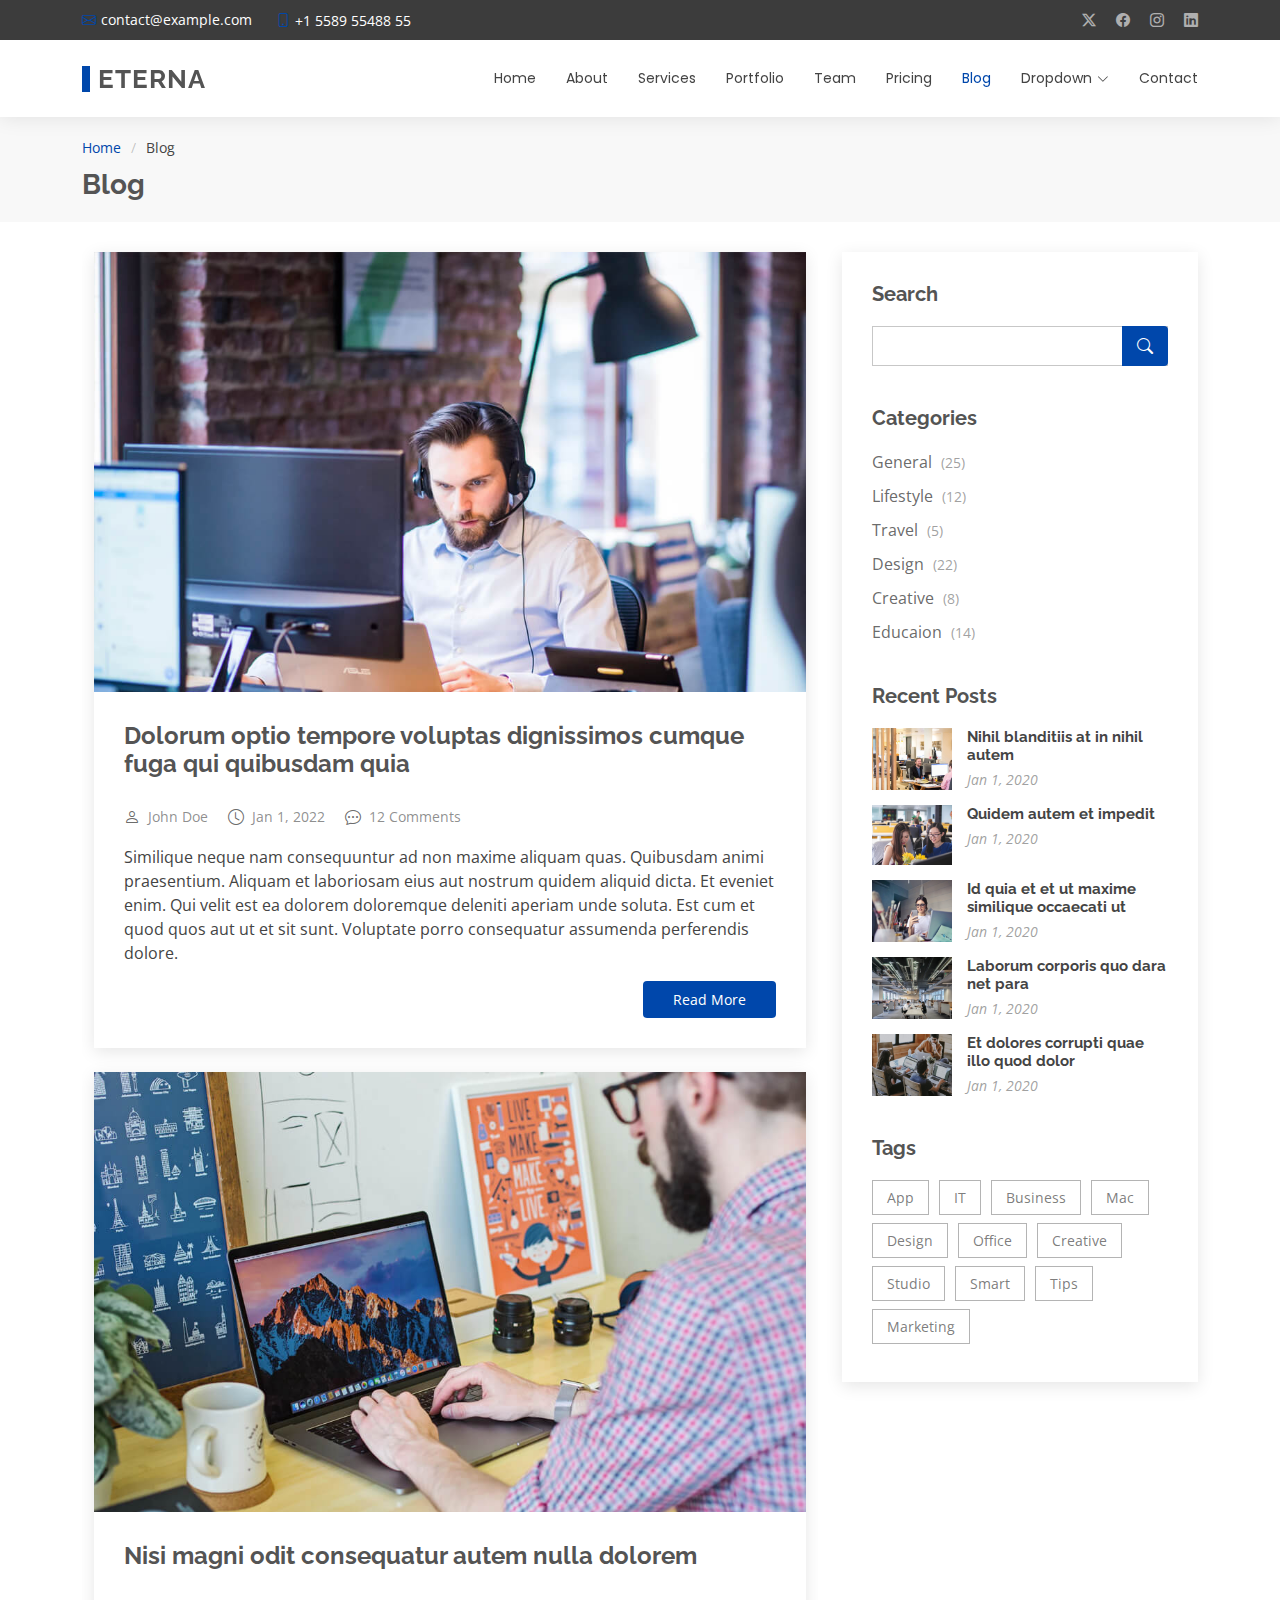
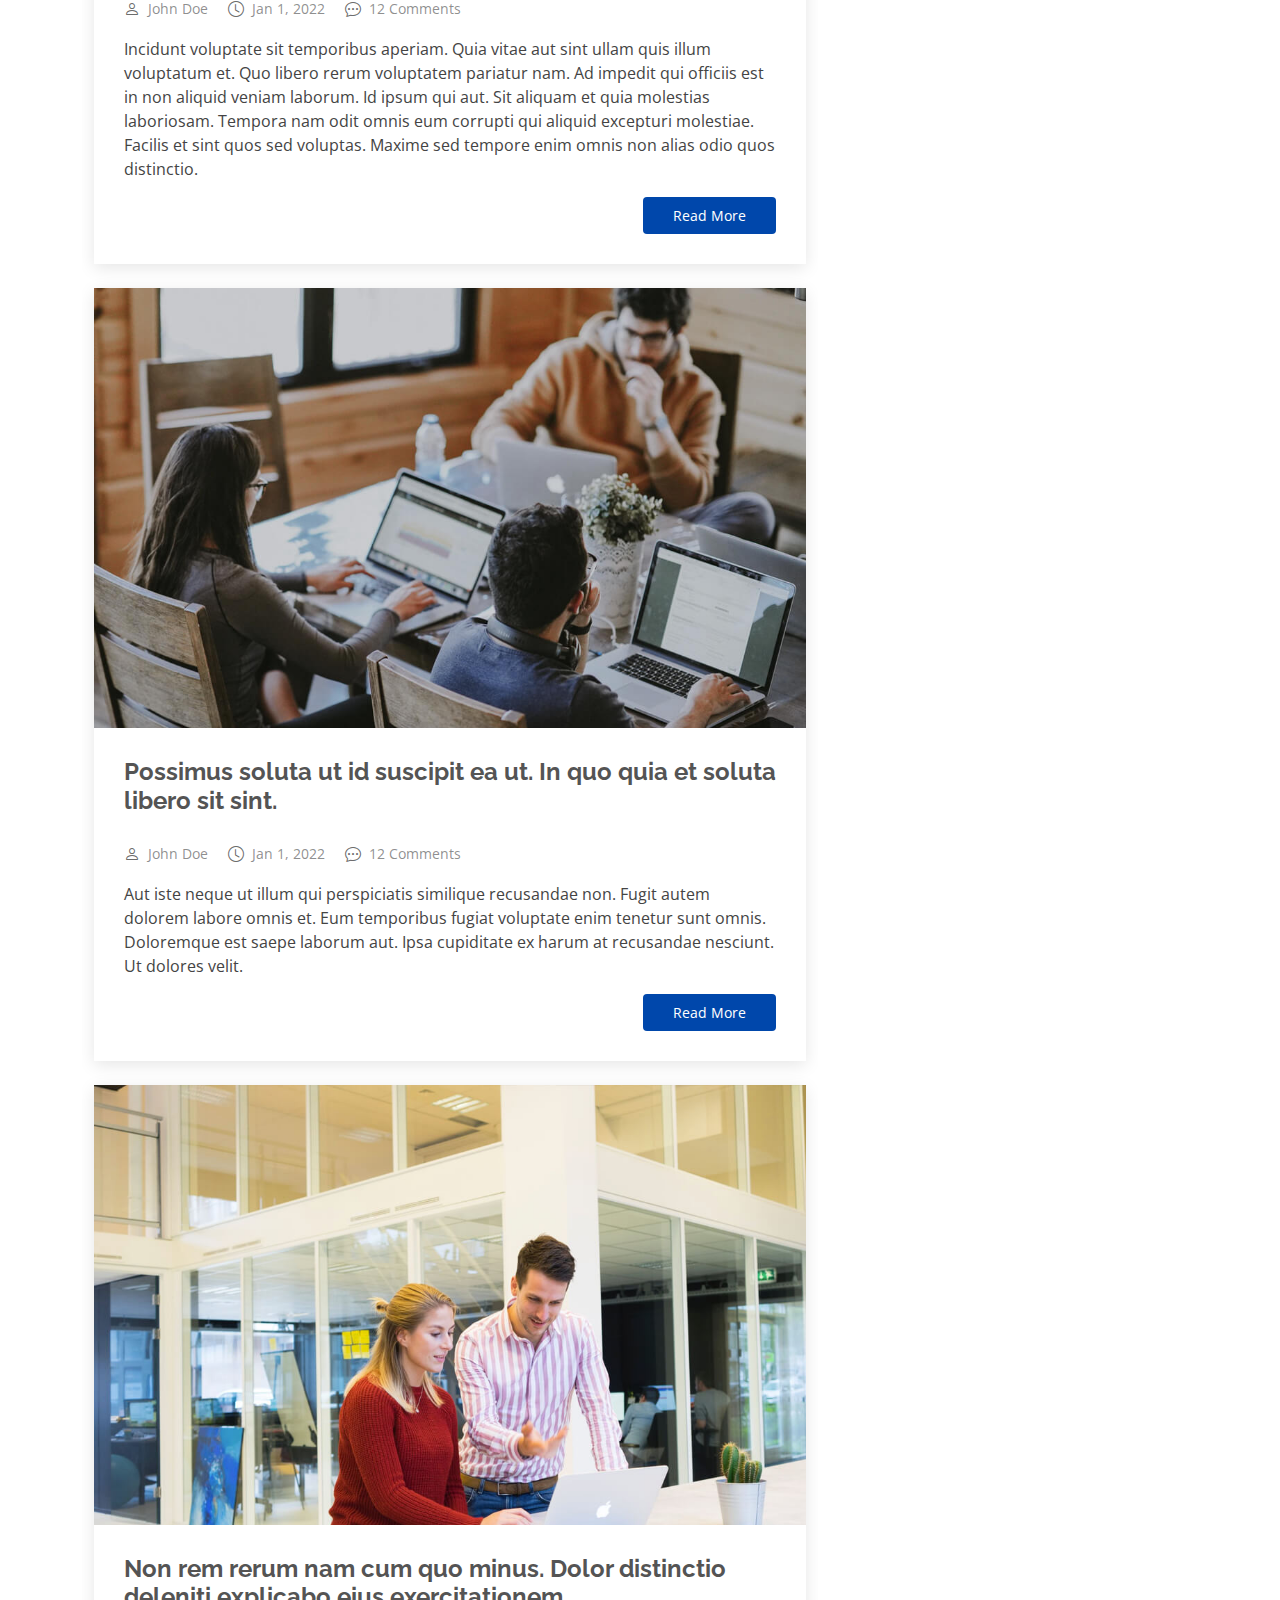
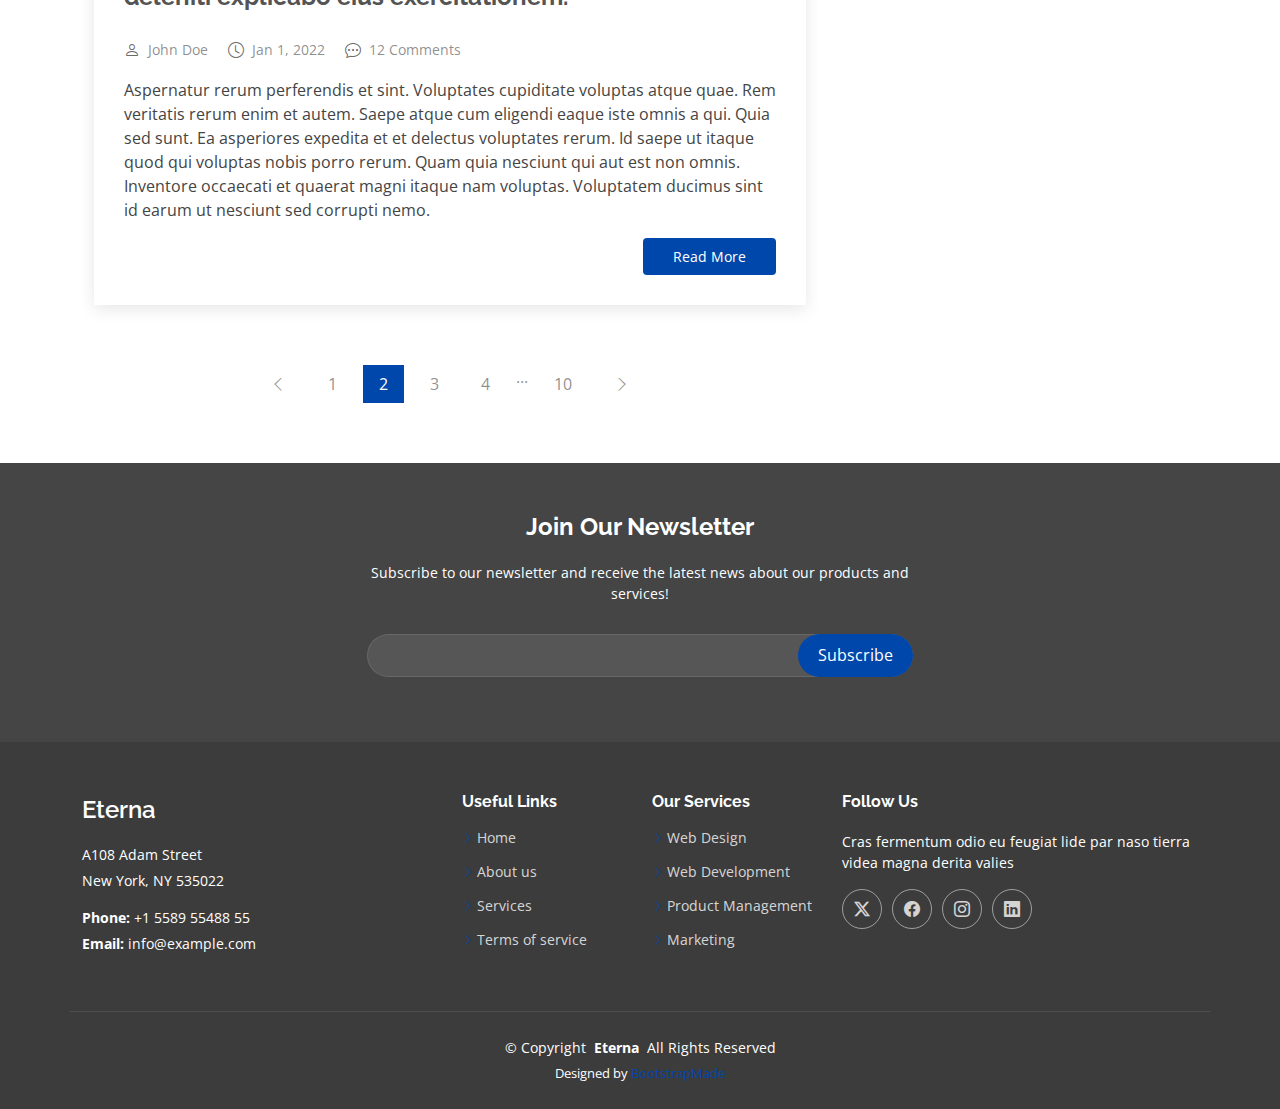
<file: blog.html>
<!DOCTYPE html>
<html lang="en">

<head>
  <meta charset="utf-8">
  <meta content="width=device-width, initial-scale=1.0" name="viewport">
  <title>Blog - Eterna Bootstrap Template</title>
  <meta content="" name="description">
  <meta content="" name="keywords">

  <!-- Favicons -->
  <link href="assets/img/favicon.png" rel="icon">
  <link href="assets/img/apple-touch-icon.png" rel="apple-touch-icon">

  <!-- Fonts -->
  <link href="https://fonts.googleapis.com" rel="preconnect">
  <link href="https://fonts.gstatic.com" rel="preconnect" crossorigin>
  <link href="https://fonts.googleapis.com/css2?family=Open+Sans:ital,wght@0,300;0,400;0,500;0,600;0,700;0,800;1,300;1,400;1,500;1,600;1,700;1,800&family=Poppins:ital,wght@0,100;0,200;0,300;0,400;0,500;0,600;0,700;0,800;0,900;1,100;1,200;1,300;1,400;1,500;1,600;1,700;1,800;1,900&family=Raleway:ital,wght@0,100;0,200;0,300;0,400;0,500;0,600;0,700;0,800;0,900;1,100;1,200;1,300;1,400;1,500;1,600;1,700;1,800;1,900&display=swap" rel="stylesheet">

  <!-- Vendor CSS Files -->
  <link href="assets/vendor/bootstrap/css/bootstrap.min.css" rel="stylesheet">
  <link href="assets/vendor/bootstrap-icons/bootstrap-icons.css" rel="stylesheet">
  <link href="assets/vendor/aos/aos.css" rel="stylesheet">
  <link href="assets/vendor/swiper/swiper-bundle.min.css" rel="stylesheet">
  <link href="assets/vendor/glightbox/css/glightbox.min.css" rel="stylesheet">

  <!-- Main CSS File -->
  <link href="assets/css/main.css" rel="stylesheet">

  <!-- =======================================================
  * Template Name: Eterna
  * Template URL: https://bootstrapmade.com/eterna-free-multipurpose-bootstrap-template/
  * Updated: Jun 29 2024 with Bootstrap v5.3.3
  * Author: BootstrapMade.com
  * License: https://bootstrapmade.com/license/
  ======================================================== -->
</head>

<body class="blog-page">

  <header id="header" class="header sticky-top">

    <div class="topbar d-flex align-items-center dark-background">
      <div class="container d-flex justify-content-center justify-content-md-between">
        <div class="contact-info d-flex align-items-center">
          <i class="bi bi-envelope d-flex align-items-center"><a href="mailto:contact@example.com">contact@example.com</a></i>
          <i class="bi bi-phone d-flex align-items-center ms-4"><span>+1 5589 55488 55</span></i>
        </div>
        <div class="social-links d-none d-md-flex align-items-center">
          <a href="#" class="twitter"><i class="bi bi-twitter-x"></i></a>
          <a href="#" class="facebook"><i class="bi bi-facebook"></i></a>
          <a href="#" class="instagram"><i class="bi bi-instagram"></i></a>
          <a href="#" class="linkedin"><i class="bi bi-linkedin"></i></a>
        </div>
      </div>
    </div><!-- End Top Bar -->

    <div class="branding">

      <div class="container position-relative d-flex align-items-center justify-content-between">
        <a href="index.html" class="logo d-flex align-items-center">
          <!-- Uncomment the line below if you also wish to use an image logo -->
          <!-- <img src="assets/img/logo.png" alt=""> -->
          <h1 class="sitename">Eterna<br></h1>
        </a>

        <nav id="navmenu" class="navmenu">
          <ul>
            <li><a href="index.html">Home</a></li>
            <li><a href="about.html">About</a></li>
            <li><a href="services.html">Services</a></li>
            <li><a href="portfolio.html">Portfolio</a></li>
            <li><a href="team.html">Team</a></li>
            <li><a href="pricing.html">Pricing</a></li>
            <li><a href="blog.html" class="active">Blog</a></li>
            <li class="dropdown"><a href="#"><span>Dropdown</span> <i class="bi bi-chevron-down toggle-dropdown"></i></a>
              <ul>
                <li><a href="#">Dropdown 1</a></li>
                <li class="dropdown"><a href="#"><span>Deep Dropdown</span> <i class="bi bi-chevron-down toggle-dropdown"></i></a>
                  <ul>
                    <li><a href="#">Deep Dropdown 1</a></li>
                    <li><a href="#">Deep Dropdown 2</a></li>
                    <li><a href="#">Deep Dropdown 3</a></li>
                    <li><a href="#">Deep Dropdown 4</a></li>
                    <li><a href="#">Deep Dropdown 5</a></li>
                  </ul>
                </li>
                <li><a href="#">Dropdown 2</a></li>
                <li><a href="#">Dropdown 3</a></li>
                <li><a href="#">Dropdown 4</a></li>
              </ul>
            </li>
            <li><a href="contact.html">Contact</a></li>
          </ul>
          <i class="mobile-nav-toggle d-xl-none bi bi-list"></i>
        </nav>

      </div>

    </div>

  </header>

  <main class="main">

    <!-- Page Title -->
    <div class="page-title" data-aos="fade">
      <div class="container">
        <nav class="breadcrumbs">
          <ol>
            <li><a href="index.html">Home</a></li>
            <li class="current">Blog</li>
          </ol>
        </nav>
        <h1>Blog</h1>
      </div>
    </div><!-- End Page Title -->

    <div class="container">
      <div class="row">

        <div class="col-lg-8">

          <!-- Blog Posts Section -->
          <section id="blog-posts" class="blog-posts section">

            <div class="container">

              <div class="row gy-4">

                <div class="col-lg-12">
                  <article>

                    <div class="post-img">
                      <img src="assets/img/blog/blog-1.jpg" alt="" class="img-fluid">
                    </div>

                    <h2 class="title">
                      <a href="blog-details.html">Dolorum optio tempore voluptas dignissimos cumque fuga qui quibusdam quia</a>
                    </h2>

                    <div class="meta-top">
                      <ul>
                        <li class="d-flex align-items-center"><i class="bi bi-person"></i> <a href="blog-details.html">John Doe</a></li>
                        <li class="d-flex align-items-center"><i class="bi bi-clock"></i> <a href="blog-details.html"><time datetime="2022-01-01">Jan 1, 2022</time></a></li>
                        <li class="d-flex align-items-center"><i class="bi bi-chat-dots"></i> <a href="blog-details.html">12 Comments</a></li>
                      </ul>
                    </div>

                    <div class="content">
                      <p>
                        Similique neque nam consequuntur ad non maxime aliquam quas. Quibusdam animi praesentium. Aliquam et laboriosam eius aut nostrum quidem aliquid dicta.
                        Et eveniet enim. Qui velit est ea dolorem doloremque deleniti aperiam unde soluta. Est cum et quod quos aut ut et sit sunt. Voluptate porro consequatur assumenda perferendis dolore.
                      </p>

                      <div class="read-more">
                        <a href="blog-details.html">Read More</a>
                      </div>
                    </div>

                  </article>
                </div><!-- End post list item -->

                <div class="col-lg-12">

                  <article>

                    <div class="post-img">
                      <img src="assets/img/blog/blog-2.jpg" alt="" class="img-fluid">
                    </div>

                    <h2 class="title">
                      <a href="blog-details.html">Nisi magni odit consequatur autem nulla dolorem</a>
                    </h2>

                    <div class="meta-top">
                      <ul>
                        <li class="d-flex align-items-center"><i class="bi bi-person"></i> <a href="blog-details.html">John Doe</a></li>
                        <li class="d-flex align-items-center"><i class="bi bi-clock"></i> <a href="blog-details.html"><time datetime="2022-01-01">Jan 1, 2022</time></a></li>
                        <li class="d-flex align-items-center"><i class="bi bi-chat-dots"></i> <a href="blog-details.html">12 Comments</a></li>
                      </ul>
                    </div>

                    <div class="content">
                      <p>
                        Incidunt voluptate sit temporibus aperiam. Quia vitae aut sint ullam quis illum voluptatum et. Quo libero rerum voluptatem pariatur nam.
                        Ad impedit qui officiis est in non aliquid veniam laborum. Id ipsum qui aut. Sit aliquam et quia molestias laboriosam. Tempora nam odit omnis eum corrupti qui aliquid excepturi molestiae. Facilis et sint quos sed voluptas. Maxime sed tempore enim omnis non alias odio quos distinctio.
                      </p>
                      <div class="read-more">
                        <a href="blog-details.html">Read More</a>
                      </div>
                    </div>

                  </article>

                </div><!-- End post list item -->

                <div class="col-lg-12">

                  <article>

                    <div class="post-img">
                      <img src="assets/img/blog/blog-3.jpg" alt="" class="img-fluid">
                    </div>

                    <h2 class="title">
                      <a href="blog-details.html">Possimus soluta ut id suscipit ea ut. In quo quia et soluta libero sit sint.</a>
                    </h2>

                    <div class="meta-top">
                      <ul>
                        <li class="d-flex align-items-center"><i class="bi bi-person"></i> <a href="blog-details.html">John Doe</a></li>
                        <li class="d-flex align-items-center"><i class="bi bi-clock"></i> <a href="blog-details.html"><time datetime="2022-01-01">Jan 1, 2022</time></a></li>
                        <li class="d-flex align-items-center"><i class="bi bi-chat-dots"></i> <a href="blog-details.html">12 Comments</a></li>
                      </ul>
                    </div>

                    <div class="content">
                      <p>
                        Aut iste neque ut illum qui perspiciatis similique recusandae non. Fugit autem dolorem labore omnis et. Eum temporibus fugiat voluptate enim tenetur sunt omnis.
                        Doloremque est saepe laborum aut. Ipsa cupiditate ex harum at recusandae nesciunt. Ut dolores velit.
                      </p>
                      <div class="read-more">
                        <a href="blog-details.html">Read More</a>
                      </div>
                    </div>

                  </article>

                </div><!-- End post list item -->

                <div class="col-lg-12">

                  <article>

                    <div class="post-img">
                      <img src="assets/img/blog/blog-4.jpg" alt="" class="img-fluid">
                    </div>

                    <h2 class="title">
                      <a href="blog-details.html">Non rem rerum nam cum quo minus. Dolor distinctio deleniti explicabo eius exercitationem.</a>
                    </h2>

                    <div class="meta-top">
                      <ul>
                        <li class="d-flex align-items-center"><i class="bi bi-person"></i> <a href="blog-details.html">John Doe</a></li>
                        <li class="d-flex align-items-center"><i class="bi bi-clock"></i> <a href="blog-details.html"><time datetime="2022-01-01">Jan 1, 2022</time></a></li>
                        <li class="d-flex align-items-center"><i class="bi bi-chat-dots"></i> <a href="blog-details.html">12 Comments</a></li>
                      </ul>
                    </div>

                    <div class="content">
                      <p>
                        Aspernatur rerum perferendis et sint. Voluptates cupiditate voluptas atque quae. Rem veritatis rerum enim et autem. Saepe atque cum eligendi eaque iste omnis a qui.
                        Quia sed sunt. Ea asperiores expedita et et delectus voluptates rerum. Id saepe ut itaque quod qui voluptas nobis porro rerum. Quam quia nesciunt qui aut est non omnis. Inventore occaecati et quaerat magni itaque nam voluptas. Voluptatem ducimus sint id earum ut nesciunt sed corrupti nemo.
                      </p>
                      <div class="read-more">
                        <a href="blog-details.html">Read More</a>
                      </div>
                    </div>

                  </article>

                </div><!-- End post list item -->

              </div><!-- End blog posts list -->

            </div>

          </section><!-- /Blog Posts Section -->

          <!-- Blog Pagination Section -->
          <section id="blog-pagination" class="blog-pagination section">

            <div class="container">
              <div class="d-flex justify-content-center">
                <ul>
                  <li><a href="#"><i class="bi bi-chevron-left"></i></a></li>
                  <li><a href="#">1</a></li>
                  <li><a href="#" class="active">2</a></li>
                  <li><a href="#">3</a></li>
                  <li><a href="#">4</a></li>
                  <li>...</li>
                  <li><a href="#">10</a></li>
                  <li><a href="#"><i class="bi bi-chevron-right"></i></a></li>
                </ul>
              </div>
            </div>

          </section><!-- /Blog Pagination Section -->

        </div>

        <div class="col-lg-4 sidebar">

          <div class="widgets-container">

            <!-- Search Widget -->
            <div class="search-widget widget-item">

              <h3 class="widget-title">Search</h3>
              <form action="">
                <input type="text">
                <button type="submit"><i class="bi bi-search"></i></button>
              </form>

            </div><!--/Search Widget -->

            <!-- Categories Widget -->
            <div class="categories-widget widget-item">

              <h3 class="widget-title">Categories</h3>
              <ul class="mt-3">
                <li><a href="#">General <span>(25)</span></a></li>
                <li><a href="#">Lifestyle <span>(12)</span></a></li>
                <li><a href="#">Travel <span>(5)</span></a></li>
                <li><a href="#">Design <span>(22)</span></a></li>
                <li><a href="#">Creative <span>(8)</span></a></li>
                <li><a href="#">Educaion <span>(14)</span></a></li>
              </ul>

            </div><!--/Categories Widget -->

            <!-- Recent Posts Widget -->
            <div class="recent-posts-widget widget-item">

              <h3 class="widget-title">Recent Posts</h3>

              <div class="post-item">
                <img src="assets/img/blog/blog-recent-1.jpg" alt="" class="flex-shrink-0">
                <div>
                  <h4><a href="blog-details.html">Nihil blanditiis at in nihil autem</a></h4>
                  <time datetime="2020-01-01">Jan 1, 2020</time>
                </div>
              </div><!-- End recent post item-->

              <div class="post-item">
                <img src="assets/img/blog/blog-recent-2.jpg" alt="" class="flex-shrink-0">
                <div>
                  <h4><a href="blog-details.html">Quidem autem et impedit</a></h4>
                  <time datetime="2020-01-01">Jan 1, 2020</time>
                </div>
              </div><!-- End recent post item-->

              <div class="post-item">
                <img src="assets/img/blog/blog-recent-3.jpg" alt="" class="flex-shrink-0">
                <div>
                  <h4><a href="blog-details.html">Id quia et et ut maxime similique occaecati ut</a></h4>
                  <time datetime="2020-01-01">Jan 1, 2020</time>
                </div>
              </div><!-- End recent post item-->

              <div class="post-item">
                <img src="assets/img/blog/blog-recent-4.jpg" alt="" class="flex-shrink-0">
                <div>
                  <h4><a href="blog-details.html">Laborum corporis quo dara net para</a></h4>
                  <time datetime="2020-01-01">Jan 1, 2020</time>
                </div>
              </div><!-- End recent post item-->

              <div class="post-item">
                <img src="assets/img/blog/blog-recent-5.jpg" alt="" class="flex-shrink-0">
                <div>
                  <h4><a href="blog-details.html">Et dolores corrupti quae illo quod dolor</a></h4>
                  <time datetime="2020-01-01">Jan 1, 2020</time>
                </div>
              </div><!-- End recent post item-->

            </div><!--/Recent Posts Widget -->

            <!-- Tags Widget -->
            <div class="tags-widget widget-item">

              <h3 class="widget-title">Tags</h3>
              <ul>
                <li><a href="#">App</a></li>
                <li><a href="#">IT</a></li>
                <li><a href="#">Business</a></li>
                <li><a href="#">Mac</a></li>
                <li><a href="#">Design</a></li>
                <li><a href="#">Office</a></li>
                <li><a href="#">Creative</a></li>
                <li><a href="#">Studio</a></li>
                <li><a href="#">Smart</a></li>
                <li><a href="#">Tips</a></li>
                <li><a href="#">Marketing</a></li>
              </ul>

            </div><!--/Tags Widget -->

          </div>

        </div>

      </div>
    </div>

  </main>

  <footer id="footer" class="footer position-relative dark-background">

    <div class="footer-newsletter">
      <div class="container">
        <div class="row justify-content-center text-center">
          <div class="col-lg-6">
            <h4>Join Our Newsletter</h4>
            <p>Subscribe to our newsletter and receive the latest news about our products and services!</p>
            <form action="forms/newsletter.php" method="post" class="php-email-form">
              <div class="newsletter-form"><input type="email" name="email"><input type="submit" value="Subscribe"></div>
              <div class="loading">Loading</div>
              <div class="error-message"></div>
              <div class="sent-message">Your subscription request has been sent. Thank you!</div>
            </form>
          </div>
        </div>
      </div>
    </div>

    <div class="container footer-top">
      <div class="row gy-4">
        <div class="col-lg-4 col-md-6 footer-about">
          <a href="index.html" class="d-flex align-items-center">
            <span class="sitename">Eterna</span>
          </a>
          <div class="footer-contact pt-3">
            <p>A108 Adam Street</p>
            <p>New York, NY 535022</p>
            <p class="mt-3"><strong>Phone:</strong> <span>+1 5589 55488 55</span></p>
            <p><strong>Email:</strong> <span>info@example.com</span></p>
          </div>
        </div>

        <div class="col-lg-2 col-md-3 footer-links">
          <h4>Useful Links</h4>
          <ul>
            <li><i class="bi bi-chevron-right"></i> <a href="#">Home</a></li>
            <li><i class="bi bi-chevron-right"></i> <a href="#">About us</a></li>
            <li><i class="bi bi-chevron-right"></i> <a href="#">Services</a></li>
            <li><i class="bi bi-chevron-right"></i> <a href="#">Terms of service</a></li>
          </ul>
        </div>

        <div class="col-lg-2 col-md-3 footer-links">
          <h4>Our Services</h4>
          <ul>
            <li><i class="bi bi-chevron-right"></i> <a href="#">Web Design</a></li>
            <li><i class="bi bi-chevron-right"></i> <a href="#">Web Development</a></li>
            <li><i class="bi bi-chevron-right"></i> <a href="#">Product Management</a></li>
            <li><i class="bi bi-chevron-right"></i> <a href="#">Marketing</a></li>
          </ul>
        </div>

        <div class="col-lg-4 col-md-12">
          <h4>Follow Us</h4>
          <p>Cras fermentum odio eu feugiat lide par naso tierra videa magna derita valies</p>
          <div class="social-links d-flex">
            <a href=""><i class="bi bi-twitter-x"></i></a>
            <a href=""><i class="bi bi-facebook"></i></a>
            <a href=""><i class="bi bi-instagram"></i></a>
            <a href=""><i class="bi bi-linkedin"></i></a>
          </div>
        </div>

      </div>
    </div>

    <div class="container copyright text-center mt-4">
      <p>© <span>Copyright</span> <strong class="px-1 sitename">Eterna</strong> <span>All Rights Reserved</span></p>
      <div class="credits">
        <!-- All the links in the footer should remain intact. -->
        <!-- You can delete the links only if you've purchased the pro version. -->
        <!-- Licensing information: https://bootstrapmade.com/license/ -->
        <!-- Purchase the pro version with working PHP/AJAX contact form: [buy-url] -->
        Designed by <a href="https://bootstrapmade.com/">BootstrapMade</a>
      </div>
    </div>

  </footer>

  <!-- Scroll Top -->
  <a href="#" id="scroll-top" class="scroll-top d-flex align-items-center justify-content-center"><i class="bi bi-arrow-up-short"></i></a>

  <!-- Preloader -->
  <div id="preloader"></div>

  <!-- Vendor JS Files -->
  <script src="assets/vendor/bootstrap/js/bootstrap.bundle.min.js"></script>
  <script src="assets/vendor/php-email-form/validate.js"></script>
  <script src="assets/vendor/aos/aos.js"></script>
  <script src="assets/vendor/swiper/swiper-bundle.min.js"></script>
  <script src="assets/vendor/purecounter/purecounter_vanilla.js"></script>
  <script src="assets/vendor/waypoints/noframework.waypoints.js"></script>
  <script src="assets/vendor/glightbox/js/glightbox.min.js"></script>
  <script src="assets/vendor/imagesloaded/imagesloaded.pkgd.min.js"></script>
  <script src="assets/vendor/isotope-layout/isotope.pkgd.min.js"></script>

  <!-- Main JS File -->
  <script src="assets/js/main.js"></script>

</body>

</html>
</file>
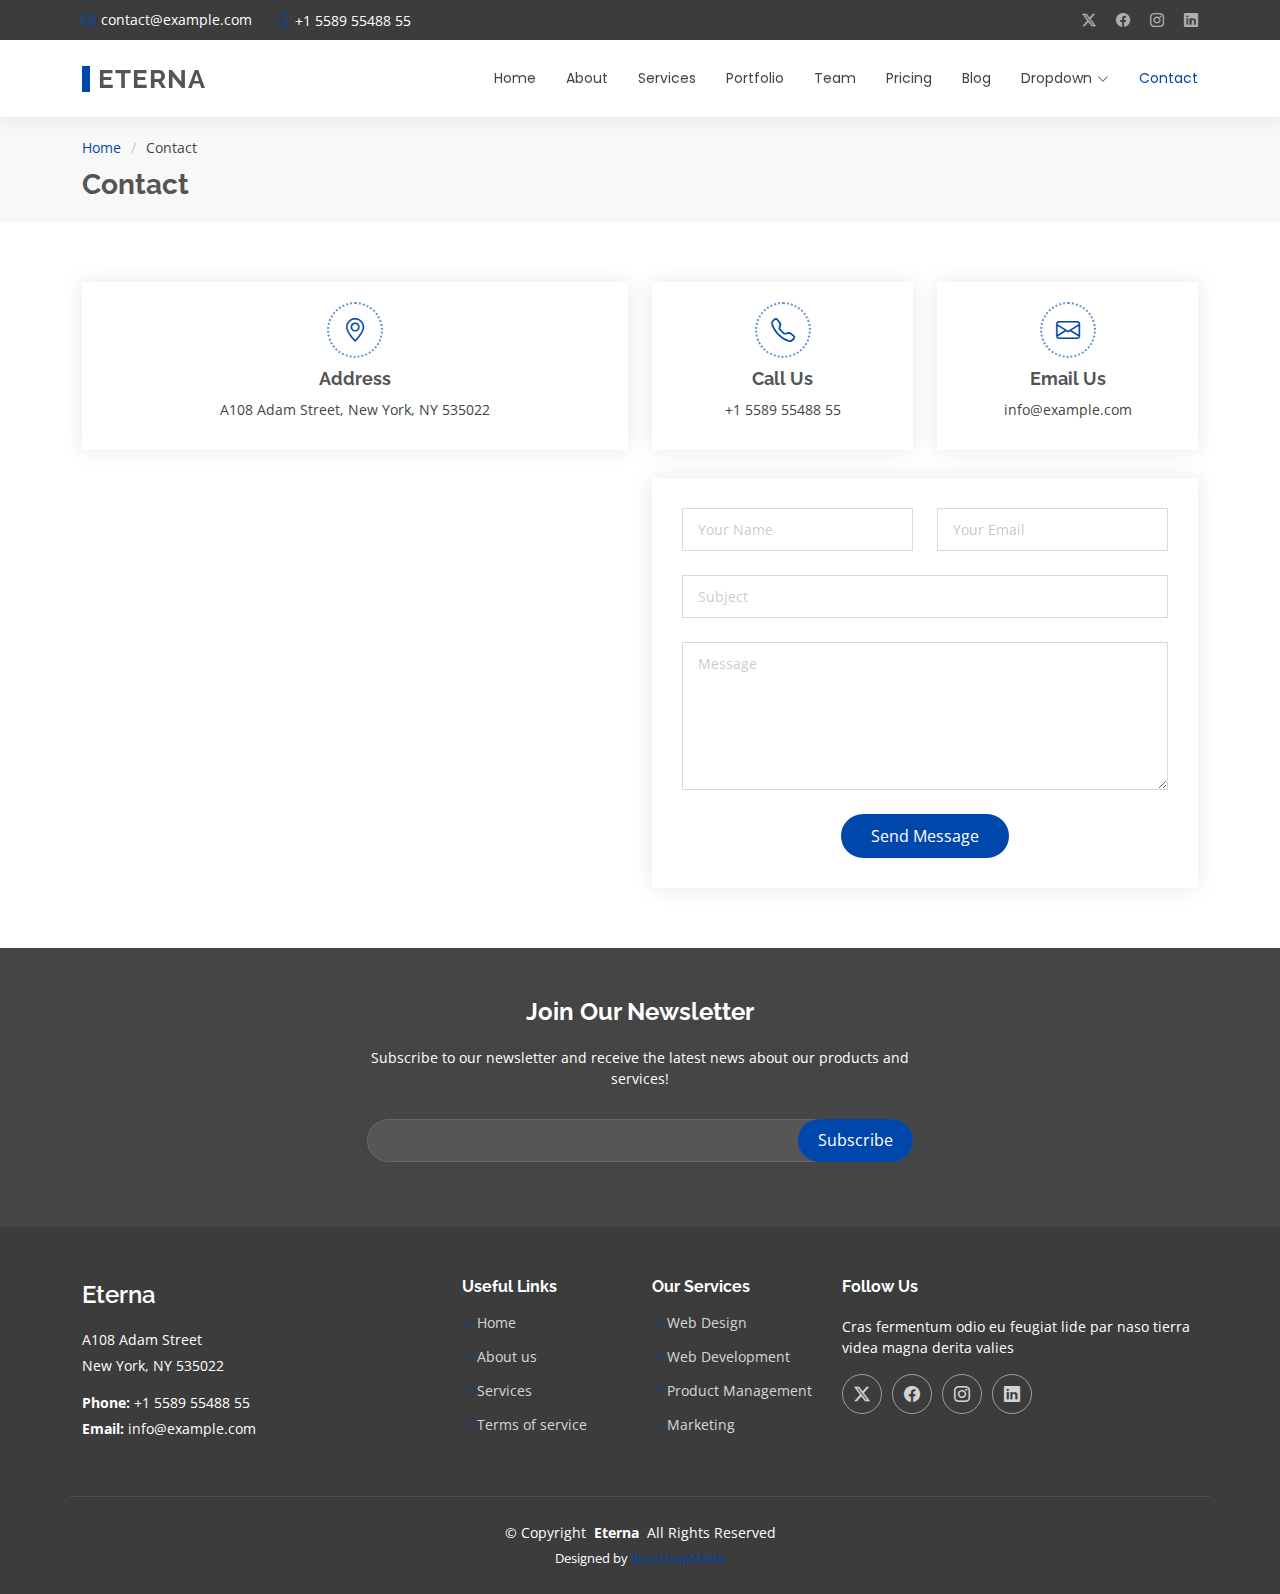
<file: contact.html>
<!DOCTYPE html>
<html lang="en">

<head>
  <meta charset="utf-8">
  <meta content="width=device-width, initial-scale=1.0" name="viewport">
  <title>Contact - Eterna Bootstrap Template</title>
  <meta content="" name="description">
  <meta content="" name="keywords">

  <!-- Favicons -->
  <link href="assets/img/favicon.png" rel="icon">
  <link href="assets/img/apple-touch-icon.png" rel="apple-touch-icon">

  <!-- Fonts -->
  <link href="https://fonts.googleapis.com" rel="preconnect">
  <link href="https://fonts.gstatic.com" rel="preconnect" crossorigin>
  <link href="https://fonts.googleapis.com/css2?family=Open+Sans:ital,wght@0,300;0,400;0,500;0,600;0,700;0,800;1,300;1,400;1,500;1,600;1,700;1,800&family=Poppins:ital,wght@0,100;0,200;0,300;0,400;0,500;0,600;0,700;0,800;0,900;1,100;1,200;1,300;1,400;1,500;1,600;1,700;1,800;1,900&family=Raleway:ital,wght@0,100;0,200;0,300;0,400;0,500;0,600;0,700;0,800;0,900;1,100;1,200;1,300;1,400;1,500;1,600;1,700;1,800;1,900&display=swap" rel="stylesheet">

  <!-- Vendor CSS Files -->
  <link href="assets/vendor/bootstrap/css/bootstrap.min.css" rel="stylesheet">
  <link href="assets/vendor/bootstrap-icons/bootstrap-icons.css" rel="stylesheet">
  <link href="assets/vendor/aos/aos.css" rel="stylesheet">
  <link href="assets/vendor/swiper/swiper-bundle.min.css" rel="stylesheet">
  <link href="assets/vendor/glightbox/css/glightbox.min.css" rel="stylesheet">

  <!-- Main CSS File -->
  <link href="assets/css/main.css" rel="stylesheet">

  <!-- =======================================================
  * Template Name: Eterna
  * Template URL: https://bootstrapmade.com/eterna-free-multipurpose-bootstrap-template/
  * Updated: Jun 29 2024 with Bootstrap v5.3.3
  * Author: BootstrapMade.com
  * License: https://bootstrapmade.com/license/
  ======================================================== -->
</head>

<body class="contact-page">

  <header id="header" class="header sticky-top">

    <div class="topbar d-flex align-items-center dark-background">
      <div class="container d-flex justify-content-center justify-content-md-between">
        <div class="contact-info d-flex align-items-center">
          <i class="bi bi-envelope d-flex align-items-center"><a href="mailto:contact@example.com">contact@example.com</a></i>
          <i class="bi bi-phone d-flex align-items-center ms-4"><span>+1 5589 55488 55</span></i>
        </div>
        <div class="social-links d-none d-md-flex align-items-center">
          <a href="#" class="twitter"><i class="bi bi-twitter-x"></i></a>
          <a href="#" class="facebook"><i class="bi bi-facebook"></i></a>
          <a href="#" class="instagram"><i class="bi bi-instagram"></i></a>
          <a href="#" class="linkedin"><i class="bi bi-linkedin"></i></a>
        </div>
      </div>
    </div><!-- End Top Bar -->

    <div class="branding">

      <div class="container position-relative d-flex align-items-center justify-content-between">
        <a href="index.html" class="logo d-flex align-items-center">
          <!-- Uncomment the line below if you also wish to use an image logo -->
          <!-- <img src="assets/img/logo.png" alt=""> -->
          <h1 class="sitename">Eterna<br></h1>
        </a>

        <nav id="navmenu" class="navmenu">
          <ul>
            <li><a href="index.html">Home</a></li>
            <li><a href="about.html">About</a></li>
            <li><a href="services.html">Services</a></li>
            <li><a href="portfolio.html">Portfolio</a></li>
            <li><a href="team.html">Team</a></li>
            <li><a href="pricing.html">Pricing</a></li>
            <li><a href="blog.html">Blog</a></li>
            <li class="dropdown"><a href="#"><span>Dropdown</span> <i class="bi bi-chevron-down toggle-dropdown"></i></a>
              <ul>
                <li><a href="#">Dropdown 1</a></li>
                <li class="dropdown"><a href="#"><span>Deep Dropdown</span> <i class="bi bi-chevron-down toggle-dropdown"></i></a>
                  <ul>
                    <li><a href="#">Deep Dropdown 1</a></li>
                    <li><a href="#">Deep Dropdown 2</a></li>
                    <li><a href="#">Deep Dropdown 3</a></li>
                    <li><a href="#">Deep Dropdown 4</a></li>
                    <li><a href="#">Deep Dropdown 5</a></li>
                  </ul>
                </li>
                <li><a href="#">Dropdown 2</a></li>
                <li><a href="#">Dropdown 3</a></li>
                <li><a href="#">Dropdown 4</a></li>
              </ul>
            </li>
            <li><a href="contact.html" class="active">Contact</a></li>
          </ul>
          <i class="mobile-nav-toggle d-xl-none bi bi-list"></i>
        </nav>

      </div>

    </div>

  </header>

  <main class="main">

    <!-- Page Title -->
    <div class="page-title" data-aos="fade">
      <div class="container">
        <nav class="breadcrumbs">
          <ol>
            <li><a href="index.html">Home</a></li>
            <li class="current">Contact</li>
          </ol>
        </nav>
        <h1>Contact</h1>
      </div>
    </div><!-- End Page Title -->

    <!-- Contact Section -->
    <section id="contact" class="contact section">

      <div class="container" data-aos="fade-up" data-aos-delay="100">

        <div class="row gy-4">

          <div class="col-lg-6">
            <div class="info-item d-flex flex-column justify-content-center align-items-center" data-aos="fade-up" data-aos-delay="200">
              <i class="bi bi-geo-alt"></i>
              <h3>Address</h3>
              <p>A108 Adam Street, New York, NY 535022</p>
            </div>
          </div><!-- End Info Item -->

          <div class="col-lg-3 col-md-6">
            <div class="info-item d-flex flex-column justify-content-center align-items-center" data-aos="fade-up" data-aos-delay="300">
              <i class="bi bi-telephone"></i>
              <h3>Call Us</h3>
              <p>+1 5589 55488 55</p>
            </div>
          </div><!-- End Info Item -->

          <div class="col-lg-3 col-md-6">
            <div class="info-item d-flex flex-column justify-content-center align-items-center" data-aos="fade-up" data-aos-delay="400">
              <i class="bi bi-envelope"></i>
              <h3>Email Us</h3>
              <p>info@example.com</p>
            </div>
          </div><!-- End Info Item -->

        </div>

        <div class="row gy-4 mt-1">
          <div class="col-lg-6" data-aos="fade-up" data-aos-delay="300">
            <iframe src="https://www.google.com/maps/embed?pb=!1m14!1m8!1m3!1d48389.78314118045!2d-74.006138!3d40.710059!3m2!1i1024!2i768!4f13.1!3m3!1m2!1s0x89c25a22a3bda30d%3A0xb89d1fe6bc499443!2sDowntown%20Conference%20Center!5e0!3m2!1sen!2sus!4v1676961268712!5m2!1sen!2sus" frameborder="0" style="border:0; width: 100%; height: 400px;" allowfullscreen="" loading="lazy" referrerpolicy="no-referrer-when-downgrade"></iframe>
          </div><!-- End Google Maps -->

          <div class="col-lg-6">
            <form action="forms/contact.php" method="post" class="php-email-form" data-aos="fade-up" data-aos-delay="400">
              <div class="row gy-4">

                <div class="col-md-6">
                  <input type="text" name="name" class="form-control" placeholder="Your Name" required="">
                </div>

                <div class="col-md-6 ">
                  <input type="email" class="form-control" name="email" placeholder="Your Email" required="">
                </div>

                <div class="col-md-12">
                  <input type="text" class="form-control" name="subject" placeholder="Subject" required="">
                </div>

                <div class="col-md-12">
                  <textarea class="form-control" name="message" rows="6" placeholder="Message" required=""></textarea>
                </div>

                <div class="col-md-12 text-center">
                  <div class="loading">Loading</div>
                  <div class="error-message"></div>
                  <div class="sent-message">Your message has been sent. Thank you!</div>

                  <button type="submit">Send Message</button>
                </div>

              </div>
            </form>
          </div><!-- End Contact Form -->

        </div>

      </div>

    </section><!-- /Contact Section -->

  </main>

  <footer id="footer" class="footer position-relative dark-background">

    <div class="footer-newsletter">
      <div class="container">
        <div class="row justify-content-center text-center">
          <div class="col-lg-6">
            <h4>Join Our Newsletter</h4>
            <p>Subscribe to our newsletter and receive the latest news about our products and services!</p>
            <form action="forms/newsletter.php" method="post" class="php-email-form">
              <div class="newsletter-form"><input type="email" name="email"><input type="submit" value="Subscribe"></div>
              <div class="loading">Loading</div>
              <div class="error-message"></div>
              <div class="sent-message">Your subscription request has been sent. Thank you!</div>
            </form>
          </div>
        </div>
      </div>
    </div>

    <div class="container footer-top">
      <div class="row gy-4">
        <div class="col-lg-4 col-md-6 footer-about">
          <a href="index.html" class="d-flex align-items-center">
            <span class="sitename">Eterna</span>
          </a>
          <div class="footer-contact pt-3">
            <p>A108 Adam Street</p>
            <p>New York, NY 535022</p>
            <p class="mt-3"><strong>Phone:</strong> <span>+1 5589 55488 55</span></p>
            <p><strong>Email:</strong> <span>info@example.com</span></p>
          </div>
        </div>

        <div class="col-lg-2 col-md-3 footer-links">
          <h4>Useful Links</h4>
          <ul>
            <li><i class="bi bi-chevron-right"></i> <a href="#">Home</a></li>
            <li><i class="bi bi-chevron-right"></i> <a href="#">About us</a></li>
            <li><i class="bi bi-chevron-right"></i> <a href="#">Services</a></li>
            <li><i class="bi bi-chevron-right"></i> <a href="#">Terms of service</a></li>
          </ul>
        </div>

        <div class="col-lg-2 col-md-3 footer-links">
          <h4>Our Services</h4>
          <ul>
            <li><i class="bi bi-chevron-right"></i> <a href="#">Web Design</a></li>
            <li><i class="bi bi-chevron-right"></i> <a href="#">Web Development</a></li>
            <li><i class="bi bi-chevron-right"></i> <a href="#">Product Management</a></li>
            <li><i class="bi bi-chevron-right"></i> <a href="#">Marketing</a></li>
          </ul>
        </div>

        <div class="col-lg-4 col-md-12">
          <h4>Follow Us</h4>
          <p>Cras fermentum odio eu feugiat lide par naso tierra videa magna derita valies</p>
          <div class="social-links d-flex">
            <a href=""><i class="bi bi-twitter-x"></i></a>
            <a href=""><i class="bi bi-facebook"></i></a>
            <a href=""><i class="bi bi-instagram"></i></a>
            <a href=""><i class="bi bi-linkedin"></i></a>
          </div>
        </div>

      </div>
    </div>

    <div class="container copyright text-center mt-4">
      <p>© <span>Copyright</span> <strong class="px-1 sitename">Eterna</strong> <span>All Rights Reserved</span></p>
      <div class="credits">
        <!-- All the links in the footer should remain intact. -->
        <!-- You can delete the links only if you've purchased the pro version. -->
        <!-- Licensing information: https://bootstrapmade.com/license/ -->
        <!-- Purchase the pro version with working PHP/AJAX contact form: [buy-url] -->
        Designed by <a href="https://bootstrapmade.com/">BootstrapMade</a>
      </div>
    </div>

  </footer>

  <!-- Scroll Top -->
  <a href="#" id="scroll-top" class="scroll-top d-flex align-items-center justify-content-center"><i class="bi bi-arrow-up-short"></i></a>

  <!-- Preloader -->
  <div id="preloader"></div>

  <!-- Vendor JS Files -->
  <script src="assets/vendor/bootstrap/js/bootstrap.bundle.min.js"></script>
  <script src="assets/vendor/php-email-form/validate.js"></script>
  <script src="assets/vendor/aos/aos.js"></script>
  <script src="assets/vendor/swiper/swiper-bundle.min.js"></script>
  <script src="assets/vendor/purecounter/purecounter_vanilla.js"></script>
  <script src="assets/vendor/waypoints/noframework.waypoints.js"></script>
  <script src="assets/vendor/glightbox/js/glightbox.min.js"></script>
  <script src="assets/vendor/imagesloaded/imagesloaded.pkgd.min.js"></script>
  <script src="assets/vendor/isotope-layout/isotope.pkgd.min.js"></script>

  <!-- Main JS File -->
  <script src="assets/js/main.js"></script>

</body>

</html>
</file>
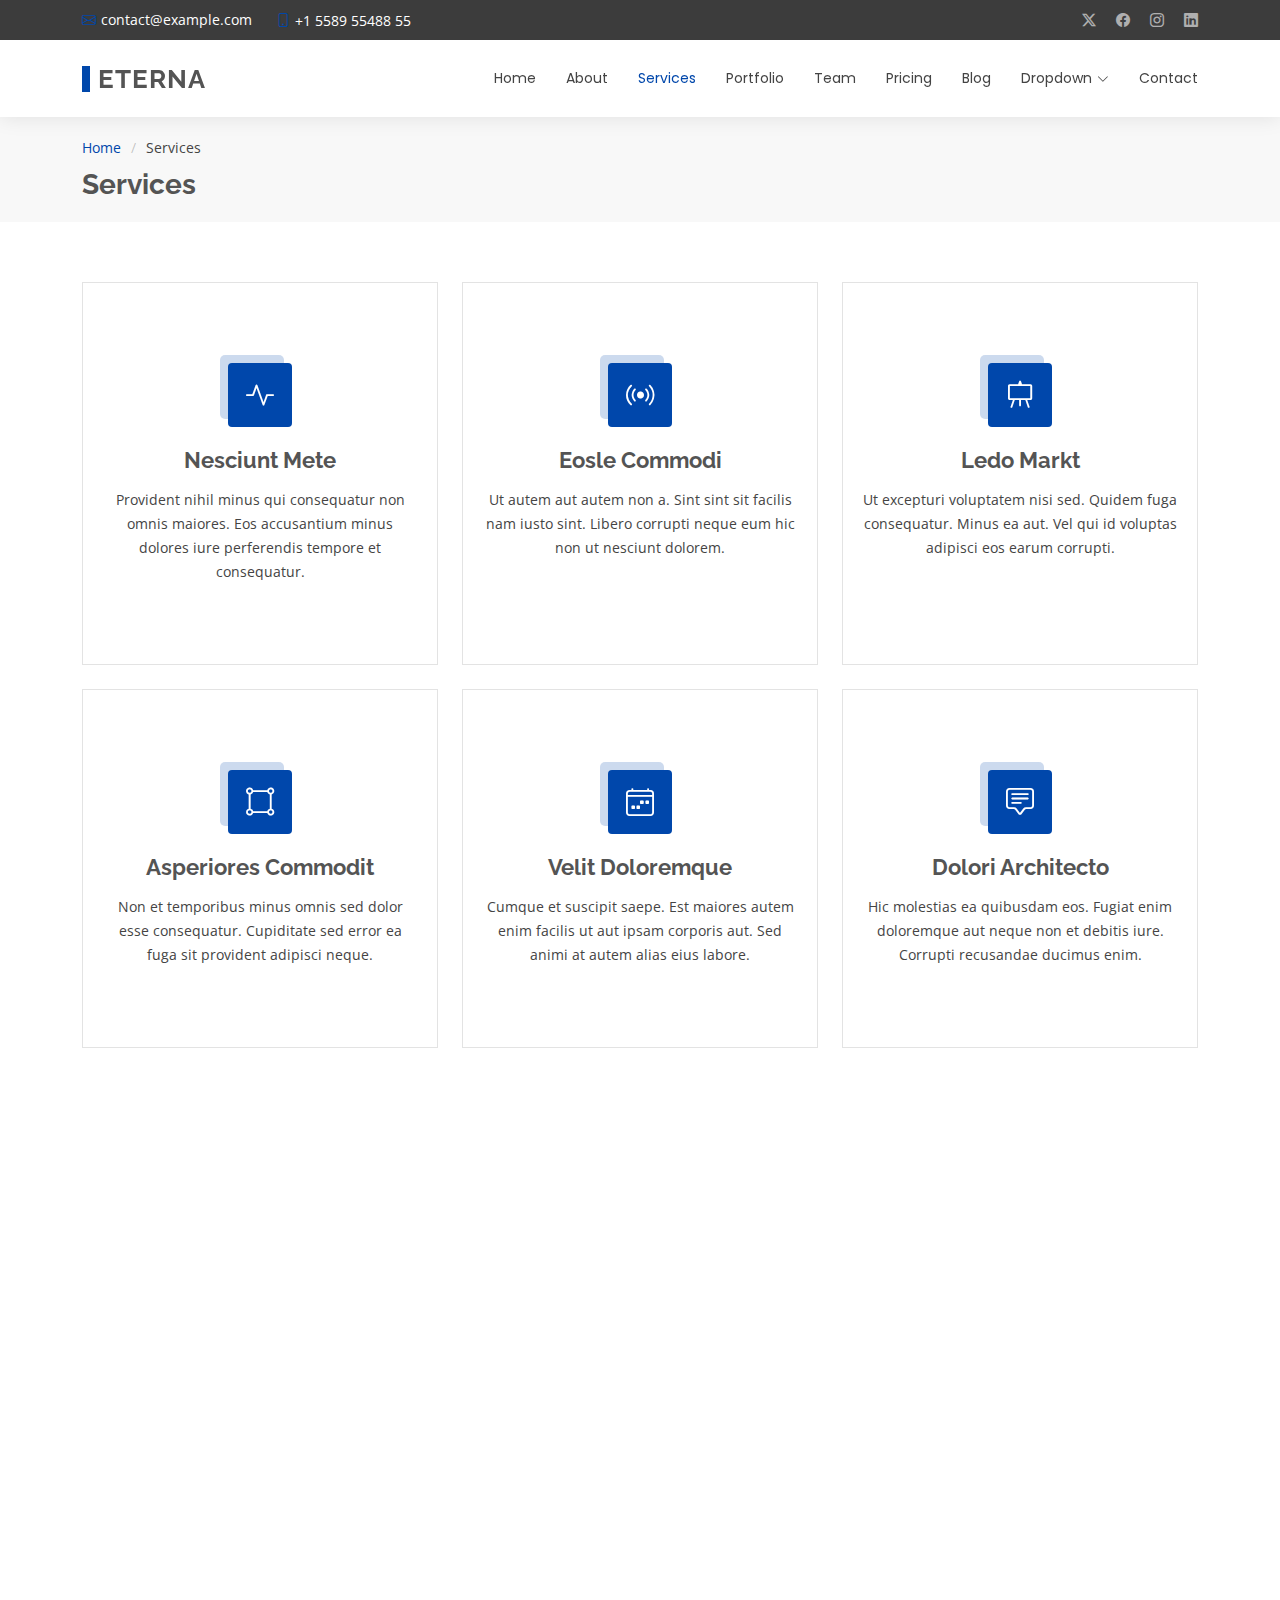
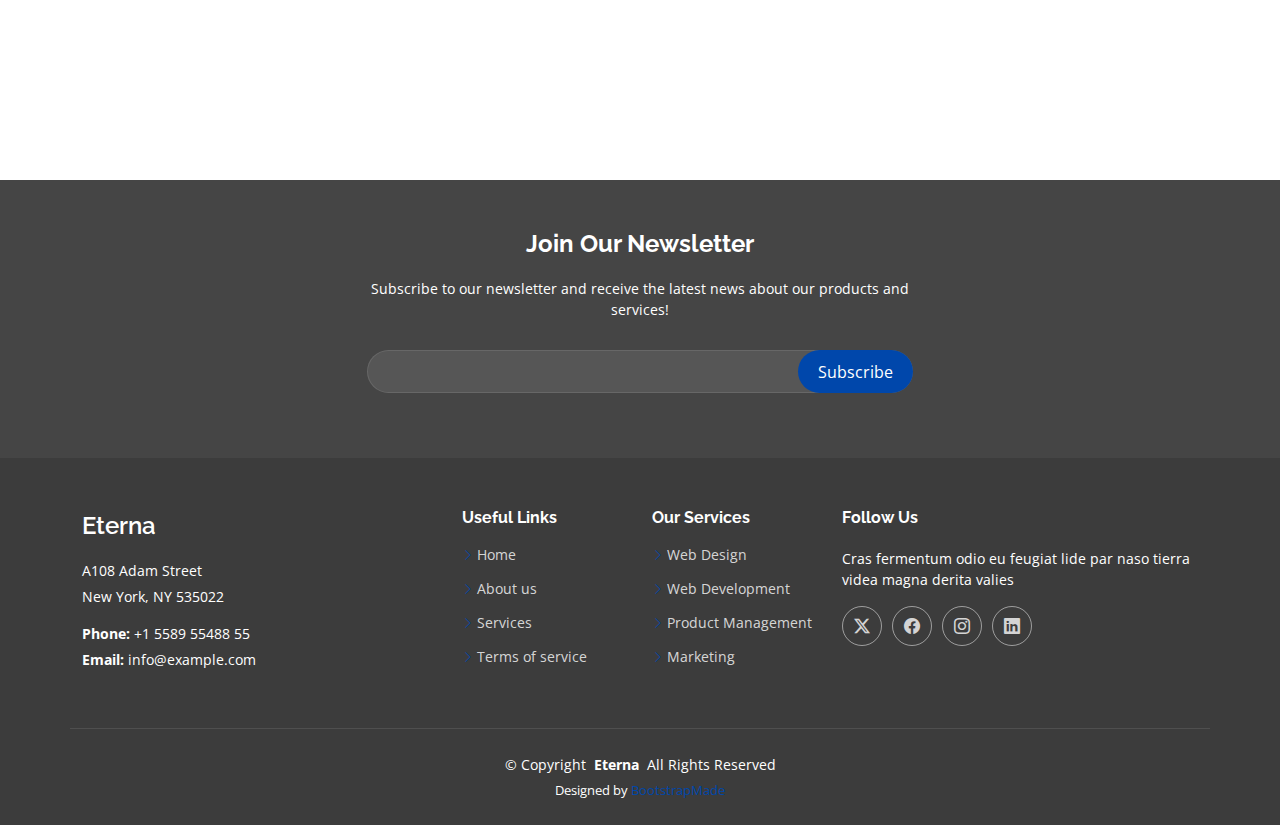
<file: features.html>
<!DOCTYPE html>
<html lang="en">

<head>
  <meta charset="utf-8">
  <meta content="width=device-width, initial-scale=1.0" name="viewport">
  <title>Services - Eterna Bootstrap Template</title>
  <meta content="" name="description">
  <meta content="" name="keywords">

  <!-- Favicons -->
  <link href="assets/img/favicon.png" rel="icon">
  <link href="assets/img/apple-touch-icon.png" rel="apple-touch-icon">

  <!-- Fonts -->
  <link href="https://fonts.googleapis.com" rel="preconnect">
  <link href="https://fonts.gstatic.com" rel="preconnect" crossorigin>
  <link href="https://fonts.googleapis.com/css2?family=Open+Sans:ital,wght@0,300;0,400;0,500;0,600;0,700;0,800;1,300;1,400;1,500;1,600;1,700;1,800&family=Poppins:ital,wght@0,100;0,200;0,300;0,400;0,500;0,600;0,700;0,800;0,900;1,100;1,200;1,300;1,400;1,500;1,600;1,700;1,800;1,900&family=Raleway:ital,wght@0,100;0,200;0,300;0,400;0,500;0,600;0,700;0,800;0,900;1,100;1,200;1,300;1,400;1,500;1,600;1,700;1,800;1,900&display=swap" rel="stylesheet">

  <!-- Vendor CSS Files -->
  <link href="assets/vendor/bootstrap/css/bootstrap.min.css" rel="stylesheet">
  <link href="assets/vendor/bootstrap-icons/bootstrap-icons.css" rel="stylesheet">
  <link href="assets/vendor/aos/aos.css" rel="stylesheet">
  <link href="assets/vendor/swiper/swiper-bundle.min.css" rel="stylesheet">
  <link href="assets/vendor/glightbox/css/glightbox.min.css" rel="stylesheet">

  <!-- Main CSS File -->
  <link href="assets/css/main.css" rel="stylesheet">

  <!-- =======================================================
  * Template Name: Eterna
  * Template URL: https://bootstrapmade.com/eterna-free-multipurpose-bootstrap-template/
  * Updated: Jun 29 2024 with Bootstrap v5.3.3
  * Author: BootstrapMade.com
  * License: https://bootstrapmade.com/license/
  ======================================================== -->
</head>

<body class="services-page">

  <header id="header" class="header sticky-top">

    <div class="topbar d-flex align-items-center dark-background">
      <div class="container d-flex justify-content-center justify-content-md-between">
        <div class="contact-info d-flex align-items-center">
          <i class="bi bi-envelope d-flex align-items-center"><a href="mailto:contact@example.com">contact@example.com</a></i>
          <i class="bi bi-phone d-flex align-items-center ms-4"><span>+1 5589 55488 55</span></i>
        </div>
        <div class="social-links d-none d-md-flex align-items-center">
          <a href="#" class="twitter"><i class="bi bi-twitter-x"></i></a>
          <a href="#" class="facebook"><i class="bi bi-facebook"></i></a>
          <a href="#" class="instagram"><i class="bi bi-instagram"></i></a>
          <a href="#" class="linkedin"><i class="bi bi-linkedin"></i></a>
        </div>
      </div>
    </div><!-- End Top Bar -->

    <div class="branding">

      <div class="container position-relative d-flex align-items-center justify-content-between">
        <a href="index.html" class="logo d-flex align-items-center">
          <!-- Uncomment the line below if you also wish to use an image logo -->
          <!-- <img src="assets/img/logo.png" alt=""> -->
          <h1 class="sitename">Eterna<br></h1>
        </a>

        <nav id="navmenu" class="navmenu">
          <ul>
            <li><a href="index.html">Home</a></li>
            <li><a href="about.html">About</a></li>
            <li><a href="services.html" class="active">Services</a></li>
            <li><a href="portfolio.html">Portfolio</a></li>
            <li><a href="team.html">Team</a></li>
            <li><a href="pricing.html">Pricing</a></li>
            <li><a href="blog.html">Blog</a></li>
            <li class="dropdown"><a href="#"><span>Dropdown</span> <i class="bi bi-chevron-down toggle-dropdown"></i></a>
              <ul>
                <li><a href="#">Dropdown 1</a></li>
                <li class="dropdown"><a href="#"><span>Deep Dropdown</span> <i class="bi bi-chevron-down toggle-dropdown"></i></a>
                  <ul>
                    <li><a href="#">Deep Dropdown 1</a></li>
                    <li><a href="#">Deep Dropdown 2</a></li>
                    <li><a href="#">Deep Dropdown 3</a></li>
                    <li><a href="#">Deep Dropdown 4</a></li>
                    <li><a href="#">Deep Dropdown 5</a></li>
                  </ul>
                </li>
                <li><a href="#">Dropdown 2</a></li>
                <li><a href="#">Dropdown 3</a></li>
                <li><a href="#">Dropdown 4</a></li>
              </ul>
            </li>
            <li><a href="contact.html">Contact</a></li>
          </ul>
          <i class="mobile-nav-toggle d-xl-none bi bi-list"></i>
        </nav>

      </div>

    </div>

  </header>

  <main class="main">

    <!-- Page Title -->
    <div class="page-title" data-aos="fade">
      <div class="container">
        <nav class="breadcrumbs">
          <ol>
            <li><a href="index.html">Home</a></li>
            <li class="current">Services</li>
          </ol>
        </nav>
        <h1>Services</h1>
      </div>
    </div><!-- End Page Title -->

    <!-- Services Section -->
    <section id="services" class="services section">

      <div class="container">

        <div class="row gy-4">

          <div class="col-lg-4 col-md-6" data-aos="fade-up" data-aos-delay="100">
            <div class="service-item  position-relative">
              <div class="icon">
                <i class="bi bi-activity"></i>
              </div>
              <a href="#" class="stretched-link">
                <h3>Nesciunt Mete</h3>
              </a>
              <p>Provident nihil minus qui consequatur non omnis maiores. Eos accusantium minus dolores iure perferendis tempore et consequatur.</p>
            </div>
          </div><!-- End Service Item -->

          <div class="col-lg-4 col-md-6" data-aos="fade-up" data-aos-delay="200">
            <div class="service-item position-relative">
              <div class="icon">
                <i class="bi bi-broadcast"></i>
              </div>
              <a href="#" class="stretched-link">
                <h3>Eosle Commodi</h3>
              </a>
              <p>Ut autem aut autem non a. Sint sint sit facilis nam iusto sint. Libero corrupti neque eum hic non ut nesciunt dolorem.</p>
            </div>
          </div><!-- End Service Item -->

          <div class="col-lg-4 col-md-6" data-aos="fade-up" data-aos-delay="300">
            <div class="service-item position-relative">
              <div class="icon">
                <i class="bi bi-easel"></i>
              </div>
              <a href="#" class="stretched-link">
                <h3>Ledo Markt</h3>
              </a>
              <p>Ut excepturi voluptatem nisi sed. Quidem fuga consequatur. Minus ea aut. Vel qui id voluptas adipisci eos earum corrupti.</p>
            </div>
          </div><!-- End Service Item -->

          <div class="col-lg-4 col-md-6" data-aos="fade-up" data-aos-delay="400">
            <div class="service-item position-relative">
              <div class="icon">
                <i class="bi bi-bounding-box-circles"></i>
              </div>
              <a href="#" class="stretched-link">
                <h3>Asperiores Commodit</h3>
              </a>
              <p>Non et temporibus minus omnis sed dolor esse consequatur. Cupiditate sed error ea fuga sit provident adipisci neque.</p>
              <a href="#" class="stretched-link"></a>
            </div>
          </div><!-- End Service Item -->

          <div class="col-lg-4 col-md-6" data-aos="fade-up" data-aos-delay="500">
            <div class="service-item position-relative">
              <div class="icon">
                <i class="bi bi-calendar4-week"></i>
              </div>
              <a href="#" class="stretched-link">
                <h3>Velit Doloremque</h3>
              </a>
              <p>Cumque et suscipit saepe. Est maiores autem enim facilis ut aut ipsam corporis aut. Sed animi at autem alias eius labore.</p>
              <a href="#" class="stretched-link"></a>
            </div>
          </div><!-- End Service Item -->

          <div class="col-lg-4 col-md-6" data-aos="fade-up" data-aos-delay="600">
            <div class="service-item position-relative">
              <div class="icon">
                <i class="bi bi-chat-square-text"></i>
              </div>
              <a href="#" class="stretched-link">
                <h3>Dolori Architecto</h3>
              </a>
              <p>Hic molestias ea quibusdam eos. Fugiat enim doloremque aut neque non et debitis iure. Corrupti recusandae ducimus enim.</p>
              <a href="#" class="stretched-link"></a>
            </div>
          </div><!-- End Service Item -->

        </div>

      </div>

    </section><!-- /Services Section -->

    <!-- Skills Section -->
    <section id="skills" class="skills section">

      <!-- Section Title -->
      <div class="container section-title" data-aos="fade-up">
        <h2>Our Skills</h2>
        <p>Necessitatibus eius consequatur ex aliquid fuga eum quidem sint consectetur velit</p>
      </div><!-- End Section Title -->

      <div class="container" data-aos="fade-up" data-aos-delay="100">

        <div class="row">

          <div class="col-lg-6 d-flex align-items-center">
            <img src="assets/img/skills.jpg" class="img-fluid" alt="">
          </div>

          <div class="col-lg-6 pt-4 pt-lg-0 content">

            <h3>Voluptatem dignissimos provident quasi corporis voluptas</h3>
            <p class="fst-italic">
              Lorem ipsum dolor sit amet, consectetur adipiscing elit, sed do eiusmod tempor incididunt ut labore et dolore magna aliqua.
            </p>

            <div class="skills-content skills-animation">

              <div class="progress">
                <span class="skill"><span>HTML</span> <i class="val">100%</i></span>
                <div class="progress-bar-wrap">
                  <div class="progress-bar" role="progressbar" aria-valuenow="100" aria-valuemin="0" aria-valuemax="100"></div>
                </div>
              </div><!-- End Skills Item -->

              <div class="progress">
                <span class="skill"><span>CSS</span> <i class="val">90%</i></span>
                <div class="progress-bar-wrap">
                  <div class="progress-bar" role="progressbar" aria-valuenow="90" aria-valuemin="0" aria-valuemax="100"></div>
                </div>
              </div><!-- End Skills Item -->

              <div class="progress">
                <span class="skill"><span>JavaScript</span> <i class="val">75%</i></span>
                <div class="progress-bar-wrap">
                  <div class="progress-bar" role="progressbar" aria-valuenow="75" aria-valuemin="0" aria-valuemax="100"></div>
                </div>
              </div><!-- End Skills Item -->

              <div class="progress">
                <span class="skill"><span>Photoshop</span> <i class="val">55%</i></span>
                <div class="progress-bar-wrap">
                  <div class="progress-bar" role="progressbar" aria-valuenow="55" aria-valuemin="0" aria-valuemax="100"></div>
                </div>
              </div><!-- End Skills Item -->

            </div>

          </div>
        </div>

      </div>

    </section><!-- /Skills Section -->

  </main>

  <footer id="footer" class="footer position-relative dark-background">

    <div class="footer-newsletter">
      <div class="container">
        <div class="row justify-content-center text-center">
          <div class="col-lg-6">
            <h4>Join Our Newsletter</h4>
            <p>Subscribe to our newsletter and receive the latest news about our products and services!</p>
            <form action="forms/newsletter.php" method="post" class="php-email-form">
              <div class="newsletter-form"><input type="email" name="email"><input type="submit" value="Subscribe"></div>
              <div class="loading">Loading</div>
              <div class="error-message"></div>
              <div class="sent-message">Your subscription request has been sent. Thank you!</div>
            </form>
          </div>
        </div>
      </div>
    </div>

    <div class="container footer-top">
      <div class="row gy-4">
        <div class="col-lg-4 col-md-6 footer-about">
          <a href="index.html" class="d-flex align-items-center">
            <span class="sitename">Eterna</span>
          </a>
          <div class="footer-contact pt-3">
            <p>A108 Adam Street</p>
            <p>New York, NY 535022</p>
            <p class="mt-3"><strong>Phone:</strong> <span>+1 5589 55488 55</span></p>
            <p><strong>Email:</strong> <span>info@example.com</span></p>
          </div>
        </div>

        <div class="col-lg-2 col-md-3 footer-links">
          <h4>Useful Links</h4>
          <ul>
            <li><i class="bi bi-chevron-right"></i> <a href="#">Home</a></li>
            <li><i class="bi bi-chevron-right"></i> <a href="#">About us</a></li>
            <li><i class="bi bi-chevron-right"></i> <a href="#">Services</a></li>
            <li><i class="bi bi-chevron-right"></i> <a href="#">Terms of service</a></li>
          </ul>
        </div>

        <div class="col-lg-2 col-md-3 footer-links">
          <h4>Our Services</h4>
          <ul>
            <li><i class="bi bi-chevron-right"></i> <a href="#">Web Design</a></li>
            <li><i class="bi bi-chevron-right"></i> <a href="#">Web Development</a></li>
            <li><i class="bi bi-chevron-right"></i> <a href="#">Product Management</a></li>
            <li><i class="bi bi-chevron-right"></i> <a href="#">Marketing</a></li>
          </ul>
        </div>

        <div class="col-lg-4 col-md-12">
          <h4>Follow Us</h4>
          <p>Cras fermentum odio eu feugiat lide par naso tierra videa magna derita valies</p>
          <div class="social-links d-flex">
            <a href=""><i class="bi bi-twitter-x"></i></a>
            <a href=""><i class="bi bi-facebook"></i></a>
            <a href=""><i class="bi bi-instagram"></i></a>
            <a href=""><i class="bi bi-linkedin"></i></a>
          </div>
        </div>

      </div>
    </div>

    <div class="container copyright text-center mt-4">
      <p>© <span>Copyright</span> <strong class="px-1 sitename">Eterna</strong> <span>All Rights Reserved</span></p>
      <div class="credits">
        <!-- All the links in the footer should remain intact. -->
        <!-- You can delete the links only if you've purchased the pro version. -->
        <!-- Licensing information: https://bootstrapmade.com/license/ -->
        <!-- Purchase the pro version with working PHP/AJAX contact form: [buy-url] -->
        Designed by <a href="https://bootstrapmade.com/">BootstrapMade</a>
      </div>
    </div>

  </footer>

  <!-- Scroll Top -->
  <a href="#" id="scroll-top" class="scroll-top d-flex align-items-center justify-content-center"><i class="bi bi-arrow-up-short"></i></a>

  <!-- Preloader -->
  <div id="preloader"></div>

  <!-- Vendor JS Files -->
  <script src="assets/vendor/bootstrap/js/bootstrap.bundle.min.js"></script>
  <script src="assets/vendor/php-email-form/validate.js"></script>
  <script src="assets/vendor/aos/aos.js"></script>
  <script src="assets/vendor/swiper/swiper-bundle.min.js"></script>
  <script src="assets/vendor/purecounter/purecounter_vanilla.js"></script>
  <script src="assets/vendor/waypoints/noframework.waypoints.js"></script>
  <script src="assets/vendor/glightbox/js/glightbox.min.js"></script>
  <script src="assets/vendor/imagesloaded/imagesloaded.pkgd.min.js"></script>
  <script src="assets/vendor/isotope-layout/isotope.pkgd.min.js"></script>

  <!-- Main JS File -->
  <script src="assets/js/main.js"></script>

</body>

</html>
</file>
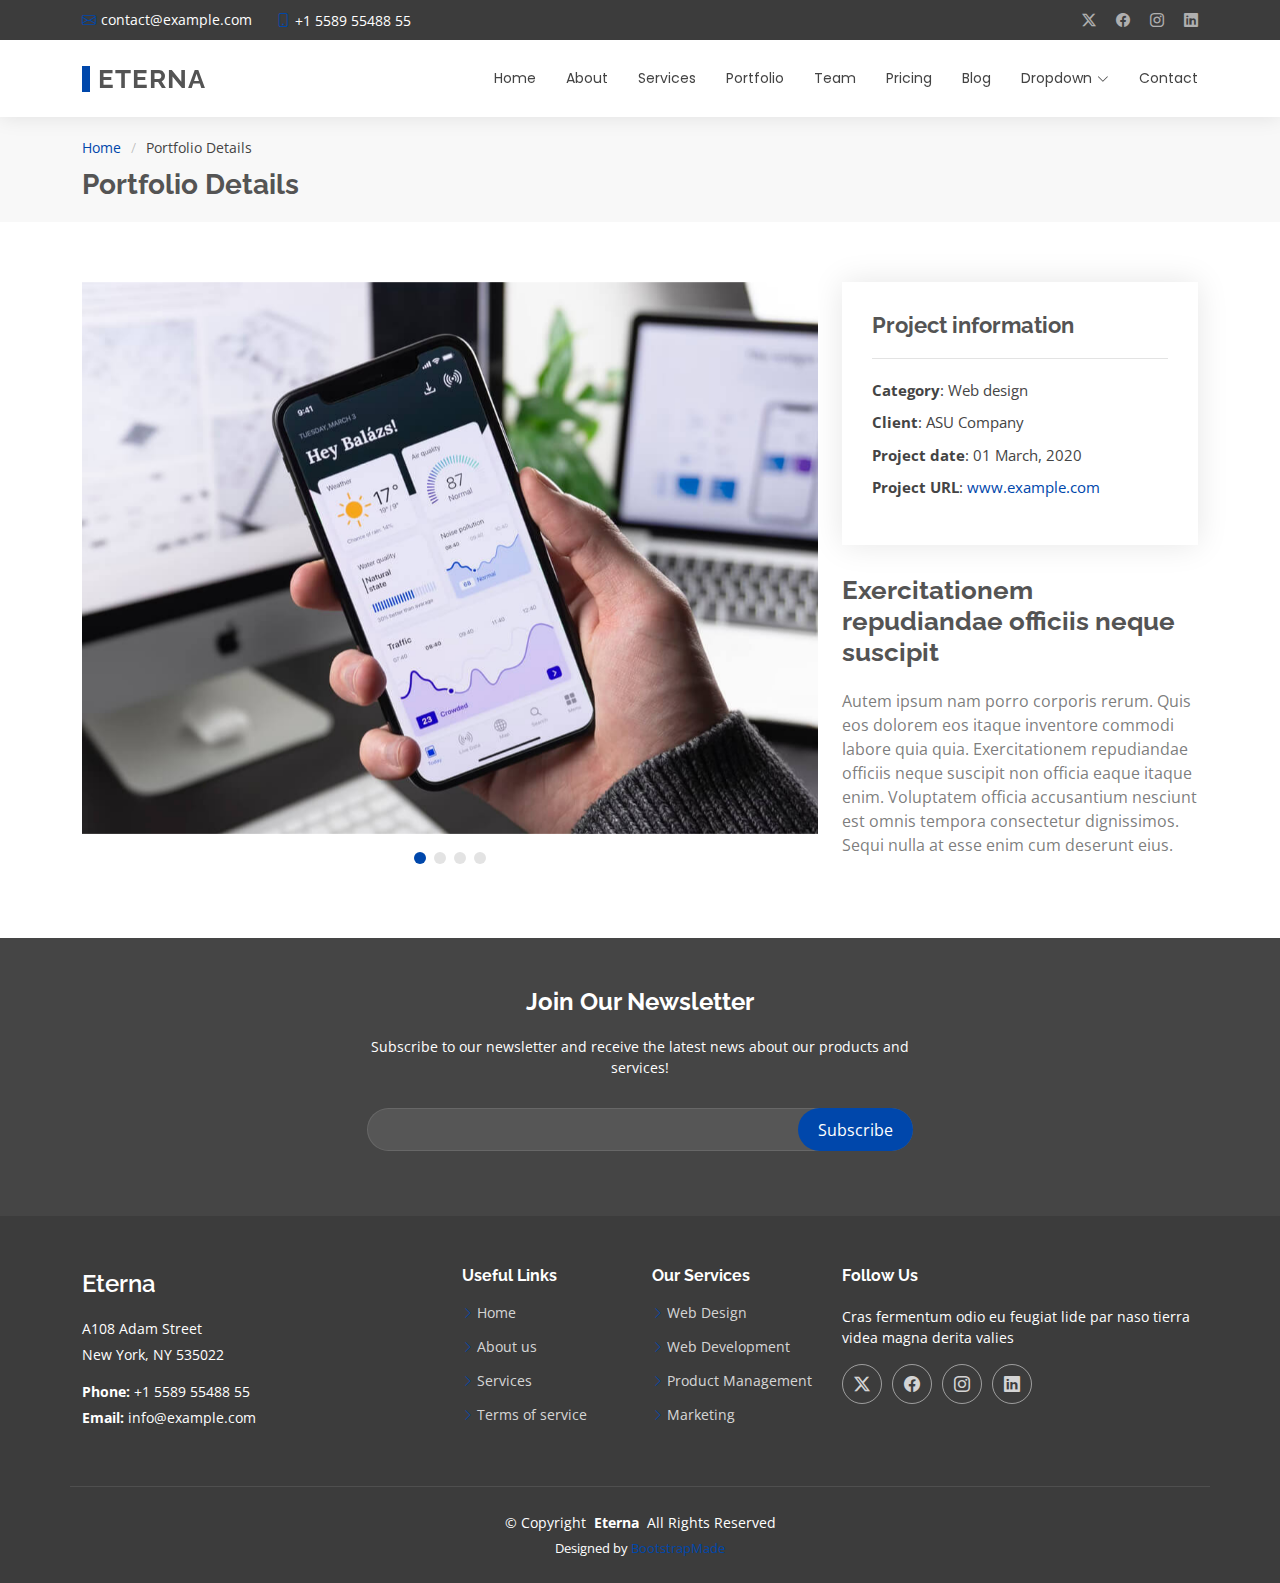
<file: portfolio-details.html>
<!DOCTYPE html>
<html lang="en">

<head>
  <meta charset="utf-8">
  <meta content="width=device-width, initial-scale=1.0" name="viewport">
  <title>Portfolio Details - Eterna Bootstrap Template</title>
  <meta content="" name="description">
  <meta content="" name="keywords">

  <!-- Favicons -->
  <link href="assets/img/favicon.png" rel="icon">
  <link href="assets/img/apple-touch-icon.png" rel="apple-touch-icon">

  <!-- Fonts -->
  <link href="https://fonts.googleapis.com" rel="preconnect">
  <link href="https://fonts.gstatic.com" rel="preconnect" crossorigin>
  <link href="https://fonts.googleapis.com/css2?family=Open+Sans:ital,wght@0,300;0,400;0,500;0,600;0,700;0,800;1,300;1,400;1,500;1,600;1,700;1,800&family=Poppins:ital,wght@0,100;0,200;0,300;0,400;0,500;0,600;0,700;0,800;0,900;1,100;1,200;1,300;1,400;1,500;1,600;1,700;1,800;1,900&family=Raleway:ital,wght@0,100;0,200;0,300;0,400;0,500;0,600;0,700;0,800;0,900;1,100;1,200;1,300;1,400;1,500;1,600;1,700;1,800;1,900&display=swap" rel="stylesheet">

  <!-- Vendor CSS Files -->
  <link href="assets/vendor/bootstrap/css/bootstrap.min.css" rel="stylesheet">
  <link href="assets/vendor/bootstrap-icons/bootstrap-icons.css" rel="stylesheet">
  <link href="assets/vendor/aos/aos.css" rel="stylesheet">
  <link href="assets/vendor/swiper/swiper-bundle.min.css" rel="stylesheet">
  <link href="assets/vendor/glightbox/css/glightbox.min.css" rel="stylesheet">

  <!-- Main CSS File -->
  <link href="assets/css/main.css" rel="stylesheet">

  <!-- =======================================================
  * Template Name: Eterna
  * Template URL: https://bootstrapmade.com/eterna-free-multipurpose-bootstrap-template/
  * Updated: Jun 29 2024 with Bootstrap v5.3.3
  * Author: BootstrapMade.com
  * License: https://bootstrapmade.com/license/
  ======================================================== -->
</head>

<body class="portfolio-details-page">

  <header id="header" class="header sticky-top">

    <div class="topbar d-flex align-items-center dark-background">
      <div class="container d-flex justify-content-center justify-content-md-between">
        <div class="contact-info d-flex align-items-center">
          <i class="bi bi-envelope d-flex align-items-center"><a href="mailto:contact@example.com">contact@example.com</a></i>
          <i class="bi bi-phone d-flex align-items-center ms-4"><span>+1 5589 55488 55</span></i>
        </div>
        <div class="social-links d-none d-md-flex align-items-center">
          <a href="#" class="twitter"><i class="bi bi-twitter-x"></i></a>
          <a href="#" class="facebook"><i class="bi bi-facebook"></i></a>
          <a href="#" class="instagram"><i class="bi bi-instagram"></i></a>
          <a href="#" class="linkedin"><i class="bi bi-linkedin"></i></a>
        </div>
      </div>
    </div><!-- End Top Bar -->

    <div class="branding">

      <div class="container position-relative d-flex align-items-center justify-content-between">
        <a href="index.html" class="logo d-flex align-items-center">
          <!-- Uncomment the line below if you also wish to use an image logo -->
          <!-- <img src="assets/img/logo.png" alt=""> -->
          <h1 class="sitename">Eterna<br></h1>
        </a>

        <nav id="navmenu" class="navmenu">
          <ul>
            <li><a href="index.html">Home</a></li>
            <li><a href="about.html">About</a></li>
            <li><a href="services.html">Services</a></li>
            <li><a href="portfolio.html">Portfolio</a></li>
            <li><a href="team.html">Team</a></li>
            <li><a href="pricing.html">Pricing</a></li>
            <li><a href="blog.html">Blog</a></li>
            <li class="dropdown"><a href="#"><span>Dropdown</span> <i class="bi bi-chevron-down toggle-dropdown"></i></a>
              <ul>
                <li><a href="#">Dropdown 1</a></li>
                <li class="dropdown"><a href="#"><span>Deep Dropdown</span> <i class="bi bi-chevron-down toggle-dropdown"></i></a>
                  <ul>
                    <li><a href="#">Deep Dropdown 1</a></li>
                    <li><a href="#">Deep Dropdown 2</a></li>
                    <li><a href="#">Deep Dropdown 3</a></li>
                    <li><a href="#">Deep Dropdown 4</a></li>
                    <li><a href="#">Deep Dropdown 5</a></li>
                  </ul>
                </li>
                <li><a href="#">Dropdown 2</a></li>
                <li><a href="#">Dropdown 3</a></li>
                <li><a href="#">Dropdown 4</a></li>
              </ul>
            </li>
            <li><a href="contact.html">Contact</a></li>
          </ul>
          <i class="mobile-nav-toggle d-xl-none bi bi-list"></i>
        </nav>

      </div>

    </div>

  </header>

  <main class="main">

    <!-- Page Title -->
    <div class="page-title" data-aos="fade">
      <div class="container">
        <nav class="breadcrumbs">
          <ol>
            <li><a href="index.html">Home</a></li>
            <li class="current">Portfolio Details</li>
          </ol>
        </nav>
        <h1>Portfolio Details</h1>
      </div>
    </div><!-- End Page Title -->

    <!-- Portfolio Details Section -->
    <section id="portfolio-details" class="portfolio-details section">

      <div class="container" data-aos="fade-up" data-aos-delay="100">

        <div class="row gy-4">

          <div class="col-lg-8">
            <div class="portfolio-details-slider swiper init-swiper">

              <script type="application/json" class="swiper-config">
                {
                  "loop": true,
                  "speed": 600,
                  "autoplay": {
                    "delay": 5000
                  },
                  "slidesPerView": "auto",
                  "pagination": {
                    "el": ".swiper-pagination",
                    "type": "bullets",
                    "clickable": true
                  }
                }
              </script>

              <div class="swiper-wrapper align-items-center">

                <div class="swiper-slide">
                  <img src="assets/img/portfolio/app-1.jpg" alt="">
                </div>

                <div class="swiper-slide">
                  <img src="assets/img/portfolio/product-1.jpg" alt="">
                </div>

                <div class="swiper-slide">
                  <img src="assets/img/portfolio/branding-1.jpg" alt="">
                </div>

                <div class="swiper-slide">
                  <img src="assets/img/portfolio/books-1.jpg" alt="">
                </div>

              </div>
              <div class="swiper-pagination"></div>
            </div>
          </div>

          <div class="col-lg-4">
            <div class="portfolio-info" data-aos="fade-up" data-aos-delay="200">
              <h3>Project information</h3>
              <ul>
                <li><strong>Category</strong>: Web design</li>
                <li><strong>Client</strong>: ASU Company</li>
                <li><strong>Project date</strong>: 01 March, 2020</li>
                <li><strong>Project URL</strong>: <a href="#">www.example.com</a></li>
              </ul>
            </div>
            <div class="portfolio-description" data-aos="fade-up" data-aos-delay="300">
              <h2>Exercitationem repudiandae officiis neque suscipit</h2>
              <p>
                Autem ipsum nam porro corporis rerum. Quis eos dolorem eos itaque inventore commodi labore quia quia. Exercitationem repudiandae officiis neque suscipit non officia eaque itaque enim. Voluptatem officia accusantium nesciunt est omnis tempora consectetur dignissimos. Sequi nulla at esse enim cum deserunt eius.
              </p>
            </div>
          </div>

        </div>

      </div>

    </section><!-- /Portfolio Details Section -->

  </main>

  <footer id="footer" class="footer position-relative dark-background">

    <div class="footer-newsletter">
      <div class="container">
        <div class="row justify-content-center text-center">
          <div class="col-lg-6">
            <h4>Join Our Newsletter</h4>
            <p>Subscribe to our newsletter and receive the latest news about our products and services!</p>
            <form action="forms/newsletter.php" method="post" class="php-email-form">
              <div class="newsletter-form"><input type="email" name="email"><input type="submit" value="Subscribe"></div>
              <div class="loading">Loading</div>
              <div class="error-message"></div>
              <div class="sent-message">Your subscription request has been sent. Thank you!</div>
            </form>
          </div>
        </div>
      </div>
    </div>

    <div class="container footer-top">
      <div class="row gy-4">
        <div class="col-lg-4 col-md-6 footer-about">
          <a href="index.html" class="d-flex align-items-center">
            <span class="sitename">Eterna</span>
          </a>
          <div class="footer-contact pt-3">
            <p>A108 Adam Street</p>
            <p>New York, NY 535022</p>
            <p class="mt-3"><strong>Phone:</strong> <span>+1 5589 55488 55</span></p>
            <p><strong>Email:</strong> <span>info@example.com</span></p>
          </div>
        </div>

        <div class="col-lg-2 col-md-3 footer-links">
          <h4>Useful Links</h4>
          <ul>
            <li><i class="bi bi-chevron-right"></i> <a href="#">Home</a></li>
            <li><i class="bi bi-chevron-right"></i> <a href="#">About us</a></li>
            <li><i class="bi bi-chevron-right"></i> <a href="#">Services</a></li>
            <li><i class="bi bi-chevron-right"></i> <a href="#">Terms of service</a></li>
          </ul>
        </div>

        <div class="col-lg-2 col-md-3 footer-links">
          <h4>Our Services</h4>
          <ul>
            <li><i class="bi bi-chevron-right"></i> <a href="#">Web Design</a></li>
            <li><i class="bi bi-chevron-right"></i> <a href="#">Web Development</a></li>
            <li><i class="bi bi-chevron-right"></i> <a href="#">Product Management</a></li>
            <li><i class="bi bi-chevron-right"></i> <a href="#">Marketing</a></li>
          </ul>
        </div>

        <div class="col-lg-4 col-md-12">
          <h4>Follow Us</h4>
          <p>Cras fermentum odio eu feugiat lide par naso tierra videa magna derita valies</p>
          <div class="social-links d-flex">
            <a href=""><i class="bi bi-twitter-x"></i></a>
            <a href=""><i class="bi bi-facebook"></i></a>
            <a href=""><i class="bi bi-instagram"></i></a>
            <a href=""><i class="bi bi-linkedin"></i></a>
          </div>
        </div>

      </div>
    </div>

    <div class="container copyright text-center mt-4">
      <p>© <span>Copyright</span> <strong class="px-1 sitename">Eterna</strong> <span>All Rights Reserved</span></p>
      <div class="credits">
        <!-- All the links in the footer should remain intact. -->
        <!-- You can delete the links only if you've purchased the pro version. -->
        <!-- Licensing information: https://bootstrapmade.com/license/ -->
        <!-- Purchase the pro version with working PHP/AJAX contact form: [buy-url] -->
        Designed by <a href="https://bootstrapmade.com/">BootstrapMade</a>
      </div>
    </div>

  </footer>

  <!-- Scroll Top -->
  <a href="#" id="scroll-top" class="scroll-top d-flex align-items-center justify-content-center"><i class="bi bi-arrow-up-short"></i></a>

  <!-- Preloader -->
  <div id="preloader"></div>

  <!-- Vendor JS Files -->
  <script src="assets/vendor/bootstrap/js/bootstrap.bundle.min.js"></script>
  <script src="assets/vendor/php-email-form/validate.js"></script>
  <script src="assets/vendor/aos/aos.js"></script>
  <script src="assets/vendor/swiper/swiper-bundle.min.js"></script>
  <script src="assets/vendor/purecounter/purecounter_vanilla.js"></script>
  <script src="assets/vendor/waypoints/noframework.waypoints.js"></script>
  <script src="assets/vendor/glightbox/js/glightbox.min.js"></script>
  <script src="assets/vendor/imagesloaded/imagesloaded.pkgd.min.js"></script>
  <script src="assets/vendor/isotope-layout/isotope.pkgd.min.js"></script>

  <!-- Main JS File -->
  <script src="assets/js/main.js"></script>

</body>

</html>
</file>
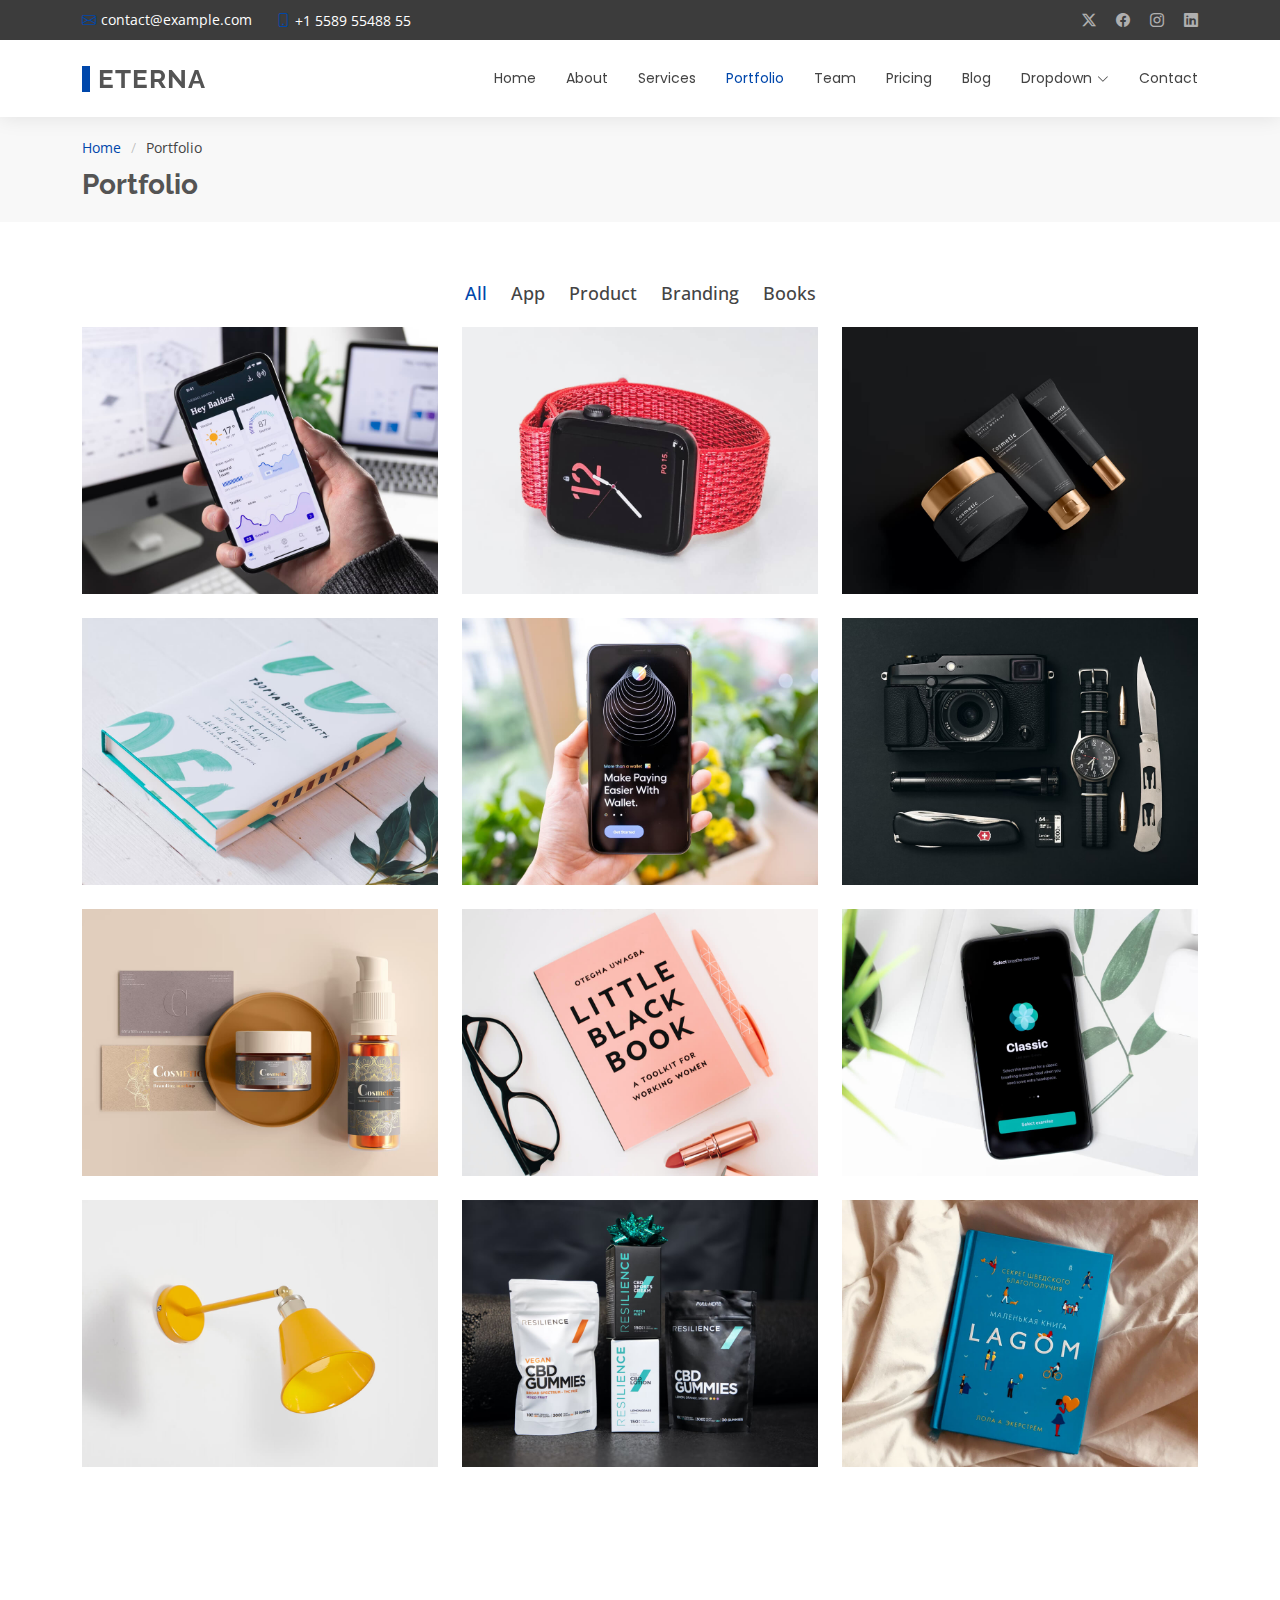
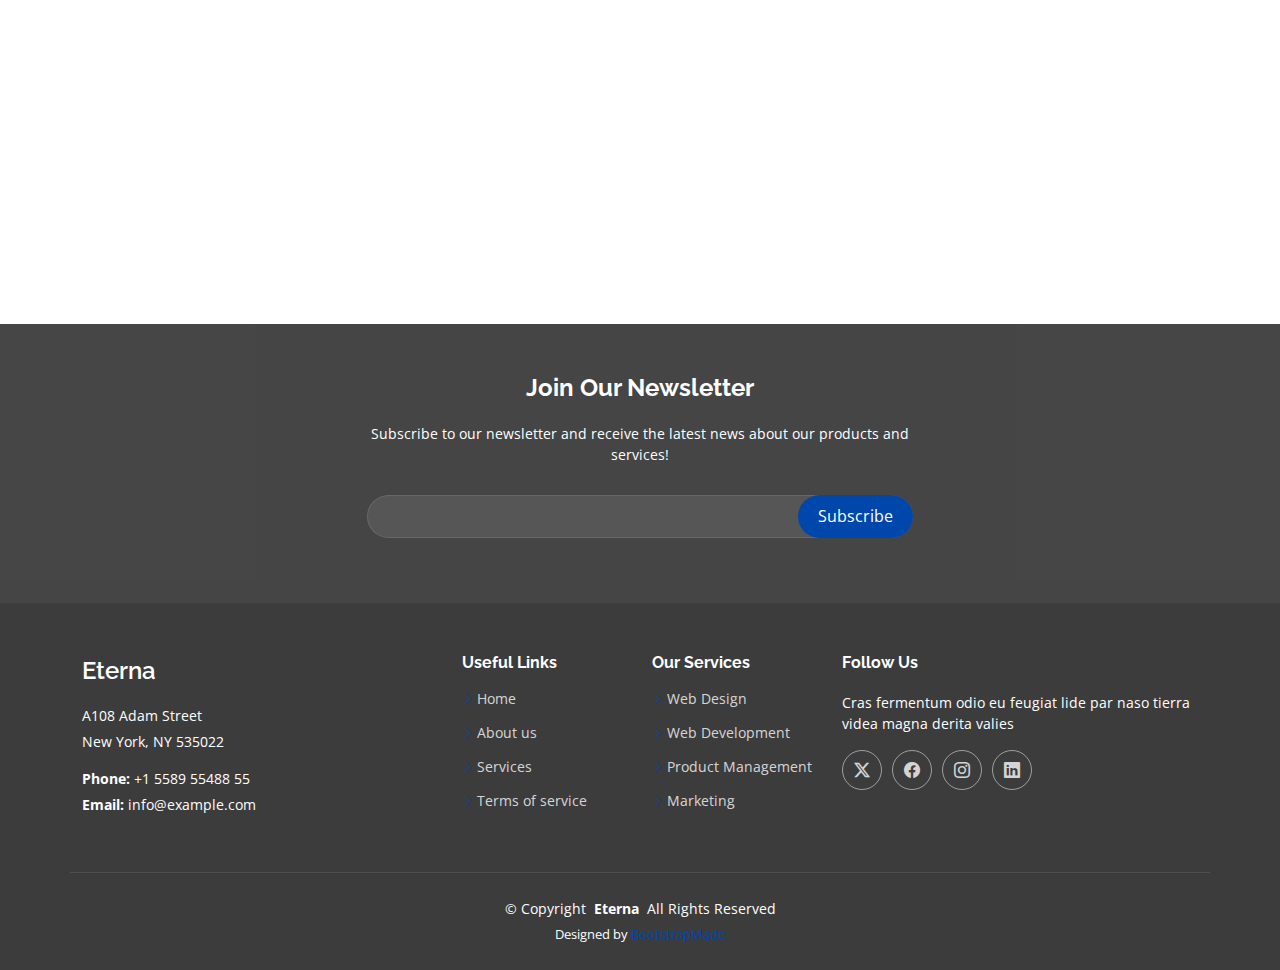
<file: portfolio.html>
<!DOCTYPE html>
<html lang="en">

<head>
  <meta charset="utf-8">
  <meta content="width=device-width, initial-scale=1.0" name="viewport">
  <title>Portfolio - Eterna Bootstrap Template</title>
  <meta content="" name="description">
  <meta content="" name="keywords">

  <!-- Favicons -->
  <link href="assets/img/favicon.png" rel="icon">
  <link href="assets/img/apple-touch-icon.png" rel="apple-touch-icon">

  <!-- Fonts -->
  <link href="https://fonts.googleapis.com" rel="preconnect">
  <link href="https://fonts.gstatic.com" rel="preconnect" crossorigin>
  <link href="https://fonts.googleapis.com/css2?family=Open+Sans:ital,wght@0,300;0,400;0,500;0,600;0,700;0,800;1,300;1,400;1,500;1,600;1,700;1,800&family=Poppins:ital,wght@0,100;0,200;0,300;0,400;0,500;0,600;0,700;0,800;0,900;1,100;1,200;1,300;1,400;1,500;1,600;1,700;1,800;1,900&family=Raleway:ital,wght@0,100;0,200;0,300;0,400;0,500;0,600;0,700;0,800;0,900;1,100;1,200;1,300;1,400;1,500;1,600;1,700;1,800;1,900&display=swap" rel="stylesheet">

  <!-- Vendor CSS Files -->
  <link href="assets/vendor/bootstrap/css/bootstrap.min.css" rel="stylesheet">
  <link href="assets/vendor/bootstrap-icons/bootstrap-icons.css" rel="stylesheet">
  <link href="assets/vendor/aos/aos.css" rel="stylesheet">
  <link href="assets/vendor/swiper/swiper-bundle.min.css" rel="stylesheet">
  <link href="assets/vendor/glightbox/css/glightbox.min.css" rel="stylesheet">

  <!-- Main CSS File -->
  <link href="assets/css/main.css" rel="stylesheet">

  <!-- =======================================================
  * Template Name: Eterna
  * Template URL: https://bootstrapmade.com/eterna-free-multipurpose-bootstrap-template/
  * Updated: Jun 29 2024 with Bootstrap v5.3.3
  * Author: BootstrapMade.com
  * License: https://bootstrapmade.com/license/
  ======================================================== -->
</head>

<body class="portfolio-page">

  <header id="header" class="header sticky-top">

    <div class="topbar d-flex align-items-center dark-background">
      <div class="container d-flex justify-content-center justify-content-md-between">
        <div class="contact-info d-flex align-items-center">
          <i class="bi bi-envelope d-flex align-items-center"><a href="mailto:contact@example.com">contact@example.com</a></i>
          <i class="bi bi-phone d-flex align-items-center ms-4"><span>+1 5589 55488 55</span></i>
        </div>
        <div class="social-links d-none d-md-flex align-items-center">
          <a href="#" class="twitter"><i class="bi bi-twitter-x"></i></a>
          <a href="#" class="facebook"><i class="bi bi-facebook"></i></a>
          <a href="#" class="instagram"><i class="bi bi-instagram"></i></a>
          <a href="#" class="linkedin"><i class="bi bi-linkedin"></i></a>
        </div>
      </div>
    </div><!-- End Top Bar -->

    <div class="branding">

      <div class="container position-relative d-flex align-items-center justify-content-between">
        <a href="index.html" class="logo d-flex align-items-center">
          <!-- Uncomment the line below if you also wish to use an image logo -->
          <!-- <img src="assets/img/logo.png" alt=""> -->
          <h1 class="sitename">Eterna<br></h1>
        </a>

        <nav id="navmenu" class="navmenu">
          <ul>
            <li><a href="index.html">Home</a></li>
            <li><a href="about.html">About</a></li>
            <li><a href="services.html">Services</a></li>
            <li><a href="portfolio.html" class="active">Portfolio</a></li>
            <li><a href="team.html">Team</a></li>
            <li><a href="pricing.html">Pricing</a></li>
            <li><a href="blog.html">Blog</a></li>
            <li class="dropdown"><a href="#"><span>Dropdown</span> <i class="bi bi-chevron-down toggle-dropdown"></i></a>
              <ul>
                <li><a href="#">Dropdown 1</a></li>
                <li class="dropdown"><a href="#"><span>Deep Dropdown</span> <i class="bi bi-chevron-down toggle-dropdown"></i></a>
                  <ul>
                    <li><a href="#">Deep Dropdown 1</a></li>
                    <li><a href="#">Deep Dropdown 2</a></li>
                    <li><a href="#">Deep Dropdown 3</a></li>
                    <li><a href="#">Deep Dropdown 4</a></li>
                    <li><a href="#">Deep Dropdown 5</a></li>
                  </ul>
                </li>
                <li><a href="#">Dropdown 2</a></li>
                <li><a href="#">Dropdown 3</a></li>
                <li><a href="#">Dropdown 4</a></li>
              </ul>
            </li>
            <li><a href="contact.html">Contact</a></li>
          </ul>
          <i class="mobile-nav-toggle d-xl-none bi bi-list"></i>
        </nav>

      </div>

    </div>

  </header>

  <main class="main">

    <!-- Page Title -->
    <div class="page-title" data-aos="fade">
      <div class="container">
        <nav class="breadcrumbs">
          <ol>
            <li><a href="index.html">Home</a></li>
            <li class="current">Portfolio</li>
          </ol>
        </nav>
        <h1>Portfolio</h1>
      </div>
    </div><!-- End Page Title -->

    <!-- Portfolio Section -->
    <section id="portfolio" class="portfolio section">

      <div class="container">

        <div class="isotope-layout" data-default-filter="*" data-layout="masonry" data-sort="original-order">

          <ul class="portfolio-filters isotope-filters" data-aos="fade-up" data-aos-delay="100">
            <li data-filter="*" class="filter-active">All</li>
            <li data-filter=".filter-app">App</li>
            <li data-filter=".filter-product">Product</li>
            <li data-filter=".filter-branding">Branding</li>
            <li data-filter=".filter-books">Books</li>
          </ul><!-- End Portfolio Filters -->

          <div class="row gy-4 isotope-container" data-aos="fade-up" data-aos-delay="200">

            <div class="col-lg-4 col-md-6 portfolio-item isotope-item filter-app">
              <div class="portfolio-content h-100">
                <img src="assets/img/portfolio/app-1.jpg" class="img-fluid" alt="">
                <div class="portfolio-info">
                  <h4>App 1</h4>
                  <p>Lorem ipsum, dolor sit amet consectetur</p>
                  <a href="assets/img/portfolio/app-1.jpg" title="App 1" data-gallery="portfolio-gallery-app" class="glightbox preview-link"><i class="bi bi-zoom-in"></i></a>
                  <a href="portfolio-details.html" title="More Details" class="details-link"><i class="bi bi-link-45deg"></i></a>
                </div>
              </div>
            </div><!-- End Portfolio Item -->

            <div class="col-lg-4 col-md-6 portfolio-item isotope-item filter-product">
              <div class="portfolio-content h-100">
                <img src="assets/img/portfolio/product-1.jpg" class="img-fluid" alt="">
                <div class="portfolio-info">
                  <h4>Product 1</h4>
                  <p>Lorem ipsum, dolor sit amet consectetur</p>
                  <a href="assets/img/portfolio/product-1.jpg" title="Product 1" data-gallery="portfolio-gallery-product" class="glightbox preview-link"><i class="bi bi-zoom-in"></i></a>
                  <a href="portfolio-details.html" title="More Details" class="details-link"><i class="bi bi-link-45deg"></i></a>
                </div>
              </div>
            </div><!-- End Portfolio Item -->

            <div class="col-lg-4 col-md-6 portfolio-item isotope-item filter-branding">
              <div class="portfolio-content h-100">
                <img src="assets/img/portfolio/branding-1.jpg" class="img-fluid" alt="">
                <div class="portfolio-info">
                  <h4>Branding 1</h4>
                  <p>Lorem ipsum, dolor sit amet consectetur</p>
                  <a href="assets/img/portfolio/branding-1.jpg" title="Branding 1" data-gallery="portfolio-gallery-branding" class="glightbox preview-link"><i class="bi bi-zoom-in"></i></a>
                  <a href="portfolio-details.html" title="More Details" class="details-link"><i class="bi bi-link-45deg"></i></a>
                </div>
              </div>
            </div><!-- End Portfolio Item -->

            <div class="col-lg-4 col-md-6 portfolio-item isotope-item filter-books">
              <div class="portfolio-content h-100">
                <img src="assets/img/portfolio/books-1.jpg" class="img-fluid" alt="">
                <div class="portfolio-info">
                  <h4>Books 1</h4>
                  <p>Lorem ipsum, dolor sit amet consectetur</p>
                  <a href="assets/img/portfolio/books-1.jpg" title="Branding 1" data-gallery="portfolio-gallery-book" class="glightbox preview-link"><i class="bi bi-zoom-in"></i></a>
                  <a href="portfolio-details.html" title="More Details" class="details-link"><i class="bi bi-link-45deg"></i></a>
                </div>
              </div>
            </div><!-- End Portfolio Item -->

            <div class="col-lg-4 col-md-6 portfolio-item isotope-item filter-app">
              <div class="portfolio-content h-100">
                <img src="assets/img/portfolio/app-2.jpg" class="img-fluid" alt="">
                <div class="portfolio-info">
                  <h4>App 2</h4>
                  <p>Lorem ipsum, dolor sit amet consectetur</p>
                  <a href="assets/img/portfolio/app-2.jpg" title="App 2" data-gallery="portfolio-gallery-app" class="glightbox preview-link"><i class="bi bi-zoom-in"></i></a>
                  <a href="portfolio-details.html" title="More Details" class="details-link"><i class="bi bi-link-45deg"></i></a>
                </div>
              </div>
            </div><!-- End Portfolio Item -->

            <div class="col-lg-4 col-md-6 portfolio-item isotope-item filter-product">
              <div class="portfolio-content h-100">
                <img src="assets/img/portfolio/product-2.jpg" class="img-fluid" alt="">
                <div class="portfolio-info">
                  <h4>Product 2</h4>
                  <p>Lorem ipsum, dolor sit amet consectetur</p>
                  <a href="assets/img/portfolio/product-2.jpg" title="Product 2" data-gallery="portfolio-gallery-product" class="glightbox preview-link"><i class="bi bi-zoom-in"></i></a>
                  <a href="portfolio-details.html" title="More Details" class="details-link"><i class="bi bi-link-45deg"></i></a>
                </div>
              </div>
            </div><!-- End Portfolio Item -->

            <div class="col-lg-4 col-md-6 portfolio-item isotope-item filter-branding">
              <div class="portfolio-content h-100">
                <img src="assets/img/portfolio/branding-2.jpg" class="img-fluid" alt="">
                <div class="portfolio-info">
                  <h4>Branding 2</h4>
                  <p>Lorem ipsum, dolor sit amet consectetur</p>
                  <a href="assets/img/portfolio/branding-2.jpg" title="Branding 2" data-gallery="portfolio-gallery-branding" class="glightbox preview-link"><i class="bi bi-zoom-in"></i></a>
                  <a href="portfolio-details.html" title="More Details" class="details-link"><i class="bi bi-link-45deg"></i></a>
                </div>
              </div>
            </div><!-- End Portfolio Item -->

            <div class="col-lg-4 col-md-6 portfolio-item isotope-item filter-books">
              <div class="portfolio-content h-100">
                <img src="assets/img/portfolio/books-2.jpg" class="img-fluid" alt="">
                <div class="portfolio-info">
                  <h4>Books 2</h4>
                  <p>Lorem ipsum, dolor sit amet consectetur</p>
                  <a href="assets/img/portfolio/books-2.jpg" title="Branding 2" data-gallery="portfolio-gallery-book" class="glightbox preview-link"><i class="bi bi-zoom-in"></i></a>
                  <a href="portfolio-details.html" title="More Details" class="details-link"><i class="bi bi-link-45deg"></i></a>
                </div>
              </div>
            </div><!-- End Portfolio Item -->

            <div class="col-lg-4 col-md-6 portfolio-item isotope-item filter-app">
              <div class="portfolio-content h-100">
                <img src="assets/img/portfolio/app-3.jpg" class="img-fluid" alt="">
                <div class="portfolio-info">
                  <h4>App 3</h4>
                  <p>Lorem ipsum, dolor sit amet consectetur</p>
                  <a href="assets/img/portfolio/app-3.jpg" title="App 3" data-gallery="portfolio-gallery-app" class="glightbox preview-link"><i class="bi bi-zoom-in"></i></a>
                  <a href="portfolio-details.html" title="More Details" class="details-link"><i class="bi bi-link-45deg"></i></a>
                </div>
              </div>
            </div><!-- End Portfolio Item -->

            <div class="col-lg-4 col-md-6 portfolio-item isotope-item filter-product">
              <div class="portfolio-content h-100">
                <img src="assets/img/portfolio/product-3.jpg" class="img-fluid" alt="">
                <div class="portfolio-info">
                  <h4>Product 3</h4>
                  <p>Lorem ipsum, dolor sit amet consectetur</p>
                  <a href="assets/img/portfolio/product-3.jpg" title="Product 3" data-gallery="portfolio-gallery-product" class="glightbox preview-link"><i class="bi bi-zoom-in"></i></a>
                  <a href="portfolio-details.html" title="More Details" class="details-link"><i class="bi bi-link-45deg"></i></a>
                </div>
              </div>
            </div><!-- End Portfolio Item -->

            <div class="col-lg-4 col-md-6 portfolio-item isotope-item filter-branding">
              <div class="portfolio-content h-100">
                <img src="assets/img/portfolio/branding-3.jpg" class="img-fluid" alt="">
                <div class="portfolio-info">
                  <h4>Branding 3</h4>
                  <p>Lorem ipsum, dolor sit amet consectetur</p>
                  <a href="assets/img/portfolio/branding-3.jpg" title="Branding 2" data-gallery="portfolio-gallery-branding" class="glightbox preview-link"><i class="bi bi-zoom-in"></i></a>
                  <a href="portfolio-details.html" title="More Details" class="details-link"><i class="bi bi-link-45deg"></i></a>
                </div>
              </div>
            </div><!-- End Portfolio Item -->

            <div class="col-lg-4 col-md-6 portfolio-item isotope-item filter-books">
              <div class="portfolio-content h-100">
                <img src="assets/img/portfolio/books-3.jpg" class="img-fluid" alt="">
                <div class="portfolio-info">
                  <h4>Books 3</h4>
                  <p>Lorem ipsum, dolor sit amet consectetur</p>
                  <a href="assets/img/portfolio/books-3.jpg" title="Branding 3" data-gallery="portfolio-gallery-book" class="glightbox preview-link"><i class="bi bi-zoom-in"></i></a>
                  <a href="portfolio-details.html" title="More Details" class="details-link"><i class="bi bi-link-45deg"></i></a>
                </div>
              </div>
            </div><!-- End Portfolio Item -->

          </div><!-- End Portfolio Container -->

        </div>

      </div>

    </section><!-- /Portfolio Section -->

    <!-- Clients Section -->
    <section id="clients" class="section clients">

      <!-- Section Title -->
      <div class="container section-title" data-aos="fade-up">
        <h2>Clients</h2>
        <p>Necessitatibus eius consequatur ex aliquid fuga eum quidem sint consectetur velit. Quisquam quos quisquam cupiditate. Et nemo qui impedit suscipit alias ea. Quia fugiat sit in iste officiis commodi quidem hic quas</p>
      </div><!-- End Section Title -->

      <div class="container" data-aos="fade-up" data-aos-delay="100">

        <div class="swiper init-swiper">
          <script type="application/json" class="swiper-config">
            {
              "loop": true,
              "speed": 600,
              "autoplay": {
                "delay": 5000
              },
              "slidesPerView": "auto",
              "pagination": {
                "el": ".swiper-pagination",
                "type": "bullets",
                "clickable": true
              },
              "breakpoints": {
                "320": {
                  "slidesPerView": 2,
                  "spaceBetween": 40
                },
                "480": {
                  "slidesPerView": 3,
                  "spaceBetween": 60
                },
                "640": {
                  "slidesPerView": 4,
                  "spaceBetween": 80
                },
                "992": {
                  "slidesPerView": 6,
                  "spaceBetween": 120
                }
              }
            }
          </script>
          <div class="swiper-wrapper align-items-center">
            <div class="swiper-slide"><img src="assets/img/clients/client-1.png" class="img-fluid" alt=""></div>
            <div class="swiper-slide"><img src="assets/img/clients/client-2.png" class="img-fluid" alt=""></div>
            <div class="swiper-slide"><img src="assets/img/clients/client-3.png" class="img-fluid" alt=""></div>
            <div class="swiper-slide"><img src="assets/img/clients/client-4.png" class="img-fluid" alt=""></div>
            <div class="swiper-slide"><img src="assets/img/clients/client-5.png" class="img-fluid" alt=""></div>
            <div class="swiper-slide"><img src="assets/img/clients/client-6.png" class="img-fluid" alt=""></div>
            <div class="swiper-slide"><img src="assets/img/clients/client-7.png" class="img-fluid" alt=""></div>
            <div class="swiper-slide"><img src="assets/img/clients/client-8.png" class="img-fluid" alt=""></div>
          </div>
          <div class="swiper-pagination"></div>
        </div>

      </div>

    </section><!-- /Clients Section -->

  </main>

  <footer id="footer" class="footer position-relative dark-background">

    <div class="footer-newsletter">
      <div class="container">
        <div class="row justify-content-center text-center">
          <div class="col-lg-6">
            <h4>Join Our Newsletter</h4>
            <p>Subscribe to our newsletter and receive the latest news about our products and services!</p>
            <form action="forms/newsletter.php" method="post" class="php-email-form">
              <div class="newsletter-form"><input type="email" name="email"><input type="submit" value="Subscribe"></div>
              <div class="loading">Loading</div>
              <div class="error-message"></div>
              <div class="sent-message">Your subscription request has been sent. Thank you!</div>
            </form>
          </div>
        </div>
      </div>
    </div>

    <div class="container footer-top">
      <div class="row gy-4">
        <div class="col-lg-4 col-md-6 footer-about">
          <a href="index.html" class="d-flex align-items-center">
            <span class="sitename">Eterna</span>
          </a>
          <div class="footer-contact pt-3">
            <p>A108 Adam Street</p>
            <p>New York, NY 535022</p>
            <p class="mt-3"><strong>Phone:</strong> <span>+1 5589 55488 55</span></p>
            <p><strong>Email:</strong> <span>info@example.com</span></p>
          </div>
        </div>

        <div class="col-lg-2 col-md-3 footer-links">
          <h4>Useful Links</h4>
          <ul>
            <li><i class="bi bi-chevron-right"></i> <a href="#">Home</a></li>
            <li><i class="bi bi-chevron-right"></i> <a href="#">About us</a></li>
            <li><i class="bi bi-chevron-right"></i> <a href="#">Services</a></li>
            <li><i class="bi bi-chevron-right"></i> <a href="#">Terms of service</a></li>
          </ul>
        </div>

        <div class="col-lg-2 col-md-3 footer-links">
          <h4>Our Services</h4>
          <ul>
            <li><i class="bi bi-chevron-right"></i> <a href="#">Web Design</a></li>
            <li><i class="bi bi-chevron-right"></i> <a href="#">Web Development</a></li>
            <li><i class="bi bi-chevron-right"></i> <a href="#">Product Management</a></li>
            <li><i class="bi bi-chevron-right"></i> <a href="#">Marketing</a></li>
          </ul>
        </div>

        <div class="col-lg-4 col-md-12">
          <h4>Follow Us</h4>
          <p>Cras fermentum odio eu feugiat lide par naso tierra videa magna derita valies</p>
          <div class="social-links d-flex">
            <a href=""><i class="bi bi-twitter-x"></i></a>
            <a href=""><i class="bi bi-facebook"></i></a>
            <a href=""><i class="bi bi-instagram"></i></a>
            <a href=""><i class="bi bi-linkedin"></i></a>
          </div>
        </div>

      </div>
    </div>

    <div class="container copyright text-center mt-4">
      <p>© <span>Copyright</span> <strong class="px-1 sitename">Eterna</strong> <span>All Rights Reserved</span></p>
      <div class="credits">
        <!-- All the links in the footer should remain intact. -->
        <!-- You can delete the links only if you've purchased the pro version. -->
        <!-- Licensing information: https://bootstrapmade.com/license/ -->
        <!-- Purchase the pro version with working PHP/AJAX contact form: [buy-url] -->
        Designed by <a href="https://bootstrapmade.com/">BootstrapMade</a>
      </div>
    </div>

  </footer>

  <!-- Scroll Top -->
  <a href="#" id="scroll-top" class="scroll-top d-flex align-items-center justify-content-center"><i class="bi bi-arrow-up-short"></i></a>

  <!-- Preloader -->
  <div id="preloader"></div>

  <!-- Vendor JS Files -->
  <script src="assets/vendor/bootstrap/js/bootstrap.bundle.min.js"></script>
  <script src="assets/vendor/php-email-form/validate.js"></script>
  <script src="assets/vendor/aos/aos.js"></script>
  <script src="assets/vendor/swiper/swiper-bundle.min.js"></script>
  <script src="assets/vendor/purecounter/purecounter_vanilla.js"></script>
  <script src="assets/vendor/waypoints/noframework.waypoints.js"></script>
  <script src="assets/vendor/glightbox/js/glightbox.min.js"></script>
  <script src="assets/vendor/imagesloaded/imagesloaded.pkgd.min.js"></script>
  <script src="assets/vendor/isotope-layout/isotope.pkgd.min.js"></script>

  <!-- Main JS File -->
  <script src="assets/js/main.js"></script>

</body>

</html>
</file>
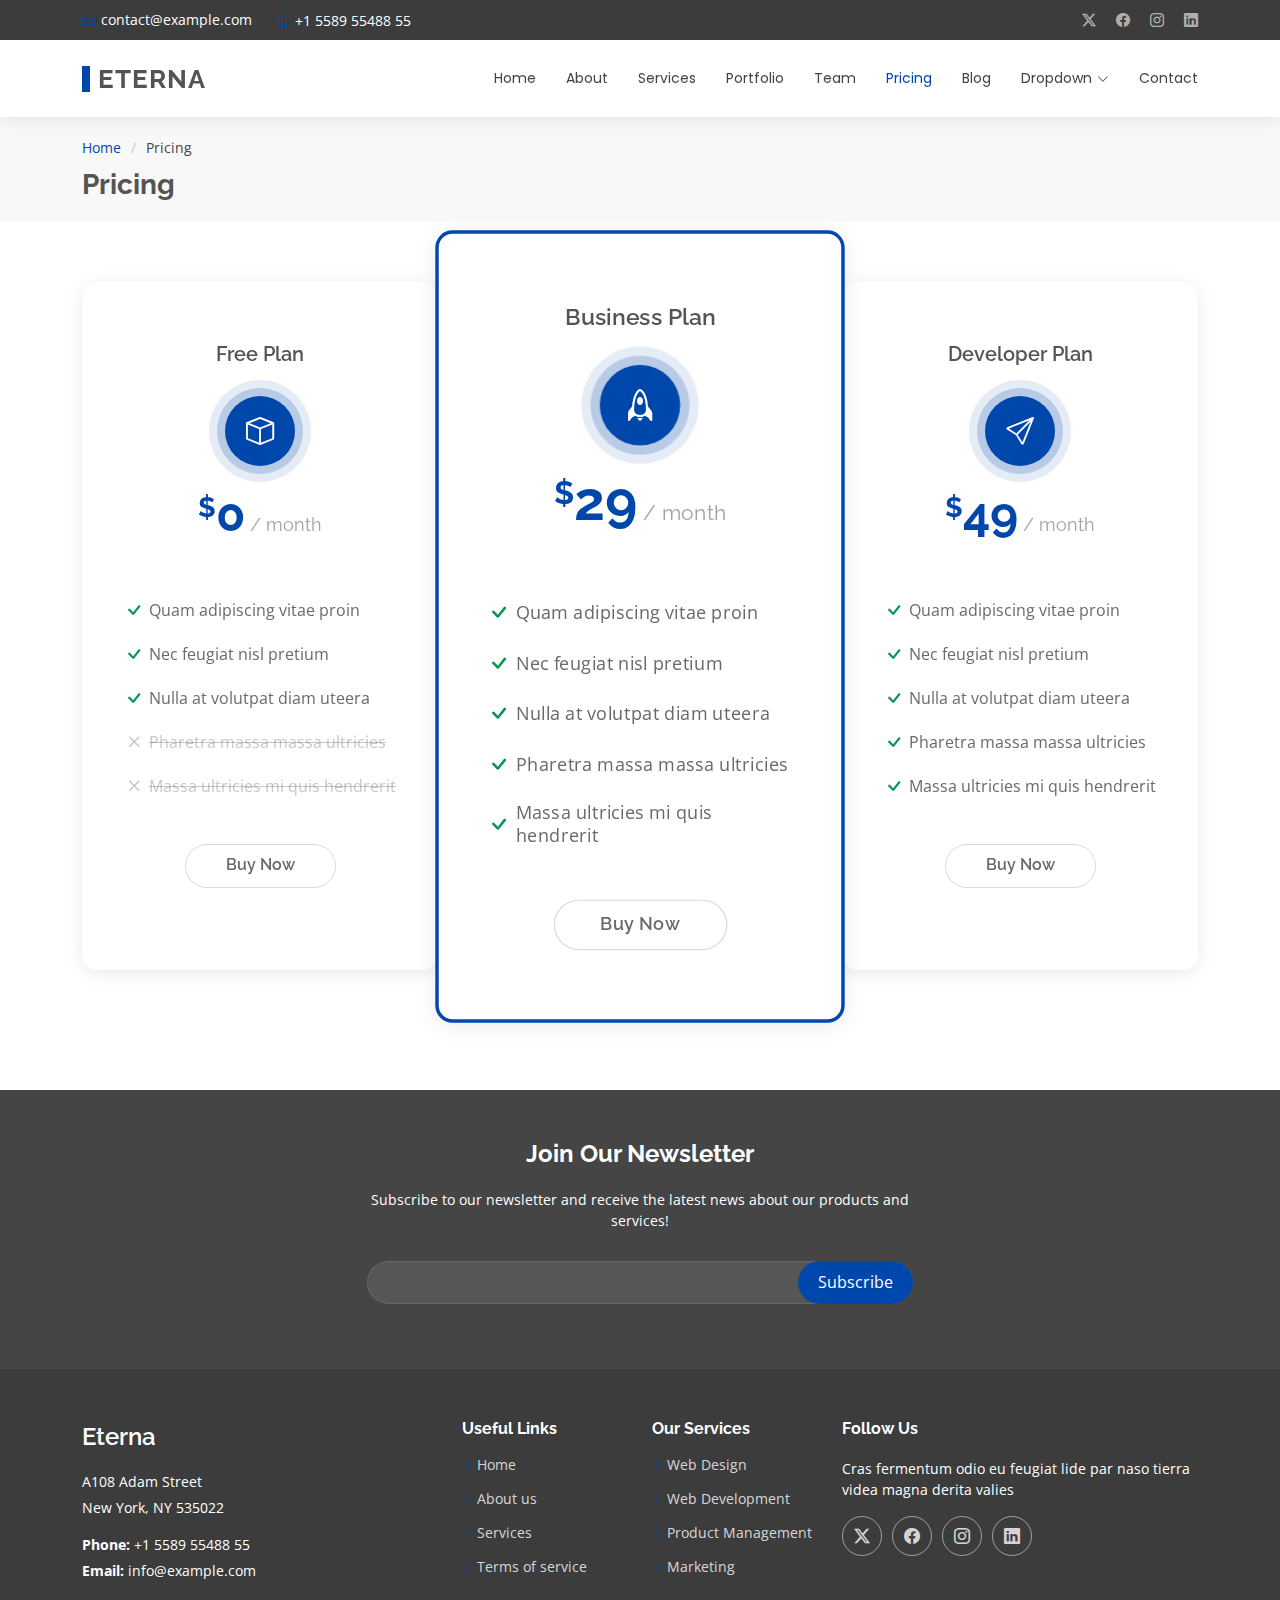
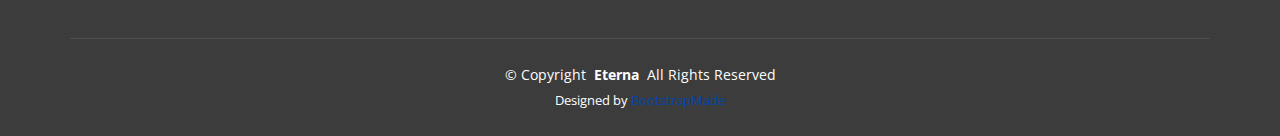
<file: pricing.html>
<!DOCTYPE html>
<html lang="en">

<head>
  <meta charset="utf-8">
  <meta content="width=device-width, initial-scale=1.0" name="viewport">
  <title>Pricing - Eterna Bootstrap Template</title>
  <meta content="" name="description">
  <meta content="" name="keywords">

  <!-- Favicons -->
  <link href="assets/img/favicon.png" rel="icon">
  <link href="assets/img/apple-touch-icon.png" rel="apple-touch-icon">

  <!-- Fonts -->
  <link href="https://fonts.googleapis.com" rel="preconnect">
  <link href="https://fonts.gstatic.com" rel="preconnect" crossorigin>
  <link href="https://fonts.googleapis.com/css2?family=Open+Sans:ital,wght@0,300;0,400;0,500;0,600;0,700;0,800;1,300;1,400;1,500;1,600;1,700;1,800&family=Poppins:ital,wght@0,100;0,200;0,300;0,400;0,500;0,600;0,700;0,800;0,900;1,100;1,200;1,300;1,400;1,500;1,600;1,700;1,800;1,900&family=Raleway:ital,wght@0,100;0,200;0,300;0,400;0,500;0,600;0,700;0,800;0,900;1,100;1,200;1,300;1,400;1,500;1,600;1,700;1,800;1,900&display=swap" rel="stylesheet">

  <!-- Vendor CSS Files -->
  <link href="assets/vendor/bootstrap/css/bootstrap.min.css" rel="stylesheet">
  <link href="assets/vendor/bootstrap-icons/bootstrap-icons.css" rel="stylesheet">
  <link href="assets/vendor/aos/aos.css" rel="stylesheet">
  <link href="assets/vendor/swiper/swiper-bundle.min.css" rel="stylesheet">
  <link href="assets/vendor/glightbox/css/glightbox.min.css" rel="stylesheet">

  <!-- Main CSS File -->
  <link href="assets/css/main.css" rel="stylesheet">

  <!-- =======================================================
  * Template Name: Eterna
  * Template URL: https://bootstrapmade.com/eterna-free-multipurpose-bootstrap-template/
  * Updated: Jun 29 2024 with Bootstrap v5.3.3
  * Author: BootstrapMade.com
  * License: https://bootstrapmade.com/license/
  ======================================================== -->
</head>

<body class="pricing-page">

  <header id="header" class="header sticky-top">

    <div class="topbar d-flex align-items-center dark-background">
      <div class="container d-flex justify-content-center justify-content-md-between">
        <div class="contact-info d-flex align-items-center">
          <i class="bi bi-envelope d-flex align-items-center"><a href="mailto:contact@example.com">contact@example.com</a></i>
          <i class="bi bi-phone d-flex align-items-center ms-4"><span>+1 5589 55488 55</span></i>
        </div>
        <div class="social-links d-none d-md-flex align-items-center">
          <a href="#" class="twitter"><i class="bi bi-twitter-x"></i></a>
          <a href="#" class="facebook"><i class="bi bi-facebook"></i></a>
          <a href="#" class="instagram"><i class="bi bi-instagram"></i></a>
          <a href="#" class="linkedin"><i class="bi bi-linkedin"></i></a>
        </div>
      </div>
    </div><!-- End Top Bar -->

    <div class="branding">

      <div class="container position-relative d-flex align-items-center justify-content-between">
        <a href="index.html" class="logo d-flex align-items-center">
          <!-- Uncomment the line below if you also wish to use an image logo -->
          <!-- <img src="assets/img/logo.png" alt=""> -->
          <h1 class="sitename">Eterna<br></h1>
        </a>

        <nav id="navmenu" class="navmenu">
          <ul>
            <li><a href="index.html">Home</a></li>
            <li><a href="about.html">About</a></li>
            <li><a href="services.html">Services</a></li>
            <li><a href="portfolio.html">Portfolio</a></li>
            <li><a href="team.html">Team</a></li>
            <li><a href="pricing.html" class="active">Pricing</a></li>
            <li><a href="blog.html">Blog</a></li>
            <li class="dropdown"><a href="#"><span>Dropdown</span> <i class="bi bi-chevron-down toggle-dropdown"></i></a>
              <ul>
                <li><a href="#">Dropdown 1</a></li>
                <li class="dropdown"><a href="#"><span>Deep Dropdown</span> <i class="bi bi-chevron-down toggle-dropdown"></i></a>
                  <ul>
                    <li><a href="#">Deep Dropdown 1</a></li>
                    <li><a href="#">Deep Dropdown 2</a></li>
                    <li><a href="#">Deep Dropdown 3</a></li>
                    <li><a href="#">Deep Dropdown 4</a></li>
                    <li><a href="#">Deep Dropdown 5</a></li>
                  </ul>
                </li>
                <li><a href="#">Dropdown 2</a></li>
                <li><a href="#">Dropdown 3</a></li>
                <li><a href="#">Dropdown 4</a></li>
              </ul>
            </li>
            <li><a href="contact.html">Contact</a></li>
          </ul>
          <i class="mobile-nav-toggle d-xl-none bi bi-list"></i>
        </nav>

      </div>

    </div>

  </header>

  <main class="main">

    <!-- Page Title -->
    <div class="page-title" data-aos="fade">
      <div class="container">
        <nav class="breadcrumbs">
          <ol>
            <li><a href="index.html">Home</a></li>
            <li class="current">Pricing</li>
          </ol>
        </nav>
        <h1>Pricing</h1>
      </div>
    </div><!-- End Page Title -->

    <!-- Pricing Section -->
    <section id="pricing" class="pricing section">

      <div class="container" data-aos="zoom-in" data-aos-delay="100">

        <div class="row g-4">

          <div class="col-lg-4">
            <div class="pricing-item">
              <h3>Free Plan</h3>
              <div class="icon">
                <i class="bi bi-box"></i>
              </div>
              <h4><sup>$</sup>0<span> / month</span></h4>
              <ul>
                <li><i class="bi bi-check"></i> <span>Quam adipiscing vitae proin</span></li>
                <li><i class="bi bi-check"></i> <span>Nec feugiat nisl pretium</span></li>
                <li><i class="bi bi-check"></i> <span>Nulla at volutpat diam uteera</span></li>
                <li class="na"><i class="bi bi-x"></i> <span>Pharetra massa massa ultricies</span></li>
                <li class="na"><i class="bi bi-x"></i> <span>Massa ultricies mi quis hendrerit</span></li>
              </ul>
              <div class="text-center"><a href="#" class="buy-btn">Buy Now</a></div>
            </div>
          </div><!-- End Pricing Item -->

          <div class="col-lg-4">
            <div class="pricing-item featured">
              <h3>Business Plan</h3>
              <div class="icon">
                <i class="bi bi-rocket"></i>
              </div>

              <h4><sup>$</sup>29<span> / month</span></h4>
              <ul>
                <li><i class="bi bi-check"></i> <span>Quam adipiscing vitae proin</span></li>
                <li><i class="bi bi-check"></i> <span>Nec feugiat nisl pretium</span></li>
                <li><i class="bi bi-check"></i> <span>Nulla at volutpat diam uteera</span></li>
                <li><i class="bi bi-check"></i> <span>Pharetra massa massa ultricies</span></li>
                <li><i class="bi bi-check"></i> <span>Massa ultricies mi quis hendrerit</span></li>
              </ul>
              <div class="text-center"><a href="#" class="buy-btn">Buy Now</a></div>
            </div>
          </div><!-- End Pricing Item -->

          <div class="col-lg-4">
            <div class="pricing-item">
              <h3>Developer Plan</h3>
              <div class="icon">
                <i class="bi bi-send"></i>
              </div>
              <h4><sup>$</sup>49<span> / month</span></h4>
              <ul>
                <li><i class="bi bi-check"></i> <span>Quam adipiscing vitae proin</span></li>
                <li><i class="bi bi-check"></i> <span>Nec feugiat nisl pretium</span></li>
                <li><i class="bi bi-check"></i> <span>Nulla at volutpat diam uteera</span></li>
                <li><i class="bi bi-check"></i> <span>Pharetra massa massa ultricies</span></li>
                <li><i class="bi bi-check"></i> <span>Massa ultricies mi quis hendrerit</span></li>
              </ul>
              <div class="text-center"><a href="#" class="buy-btn">Buy Now</a></div>
            </div>
          </div><!-- End Pricing Item -->

        </div>

      </div>

    </section><!-- /Pricing Section -->

  </main>

  <footer id="footer" class="footer position-relative dark-background">

    <div class="footer-newsletter">
      <div class="container">
        <div class="row justify-content-center text-center">
          <div class="col-lg-6">
            <h4>Join Our Newsletter</h4>
            <p>Subscribe to our newsletter and receive the latest news about our products and services!</p>
            <form action="forms/newsletter.php" method="post" class="php-email-form">
              <div class="newsletter-form"><input type="email" name="email"><input type="submit" value="Subscribe"></div>
              <div class="loading">Loading</div>
              <div class="error-message"></div>
              <div class="sent-message">Your subscription request has been sent. Thank you!</div>
            </form>
          </div>
        </div>
      </div>
    </div>

    <div class="container footer-top">
      <div class="row gy-4">
        <div class="col-lg-4 col-md-6 footer-about">
          <a href="index.html" class="d-flex align-items-center">
            <span class="sitename">Eterna</span>
          </a>
          <div class="footer-contact pt-3">
            <p>A108 Adam Street</p>
            <p>New York, NY 535022</p>
            <p class="mt-3"><strong>Phone:</strong> <span>+1 5589 55488 55</span></p>
            <p><strong>Email:</strong> <span>info@example.com</span></p>
          </div>
        </div>

        <div class="col-lg-2 col-md-3 footer-links">
          <h4>Useful Links</h4>
          <ul>
            <li><i class="bi bi-chevron-right"></i> <a href="#">Home</a></li>
            <li><i class="bi bi-chevron-right"></i> <a href="#">About us</a></li>
            <li><i class="bi bi-chevron-right"></i> <a href="#">Services</a></li>
            <li><i class="bi bi-chevron-right"></i> <a href="#">Terms of service</a></li>
          </ul>
        </div>

        <div class="col-lg-2 col-md-3 footer-links">
          <h4>Our Services</h4>
          <ul>
            <li><i class="bi bi-chevron-right"></i> <a href="#">Web Design</a></li>
            <li><i class="bi bi-chevron-right"></i> <a href="#">Web Development</a></li>
            <li><i class="bi bi-chevron-right"></i> <a href="#">Product Management</a></li>
            <li><i class="bi bi-chevron-right"></i> <a href="#">Marketing</a></li>
          </ul>
        </div>

        <div class="col-lg-4 col-md-12">
          <h4>Follow Us</h4>
          <p>Cras fermentum odio eu feugiat lide par naso tierra videa magna derita valies</p>
          <div class="social-links d-flex">
            <a href=""><i class="bi bi-twitter-x"></i></a>
            <a href=""><i class="bi bi-facebook"></i></a>
            <a href=""><i class="bi bi-instagram"></i></a>
            <a href=""><i class="bi bi-linkedin"></i></a>
          </div>
        </div>

      </div>
    </div>

    <div class="container copyright text-center mt-4">
      <p>© <span>Copyright</span> <strong class="px-1 sitename">Eterna</strong> <span>All Rights Reserved</span></p>
      <div class="credits">
        <!-- All the links in the footer should remain intact. -->
        <!-- You can delete the links only if you've purchased the pro version. -->
        <!-- Licensing information: https://bootstrapmade.com/license/ -->
        <!-- Purchase the pro version with working PHP/AJAX contact form: [buy-url] -->
        Designed by <a href="https://bootstrapmade.com/">BootstrapMade</a>
      </div>
    </div>

  </footer>

  <!-- Scroll Top -->
  <a href="#" id="scroll-top" class="scroll-top d-flex align-items-center justify-content-center"><i class="bi bi-arrow-up-short"></i></a>

  <!-- Preloader -->
  <div id="preloader"></div>

  <!-- Vendor JS Files -->
  <script src="assets/vendor/bootstrap/js/bootstrap.bundle.min.js"></script>
  <script src="assets/vendor/php-email-form/validate.js"></script>
  <script src="assets/vendor/aos/aos.js"></script>
  <script src="assets/vendor/swiper/swiper-bundle.min.js"></script>
  <script src="assets/vendor/purecounter/purecounter_vanilla.js"></script>
  <script src="assets/vendor/waypoints/noframework.waypoints.js"></script>
  <script src="assets/vendor/glightbox/js/glightbox.min.js"></script>
  <script src="assets/vendor/imagesloaded/imagesloaded.pkgd.min.js"></script>
  <script src="assets/vendor/isotope-layout/isotope.pkgd.min.js"></script>

  <!-- Main JS File -->
  <script src="assets/js/main.js"></script>

</body>

</html>
</file>
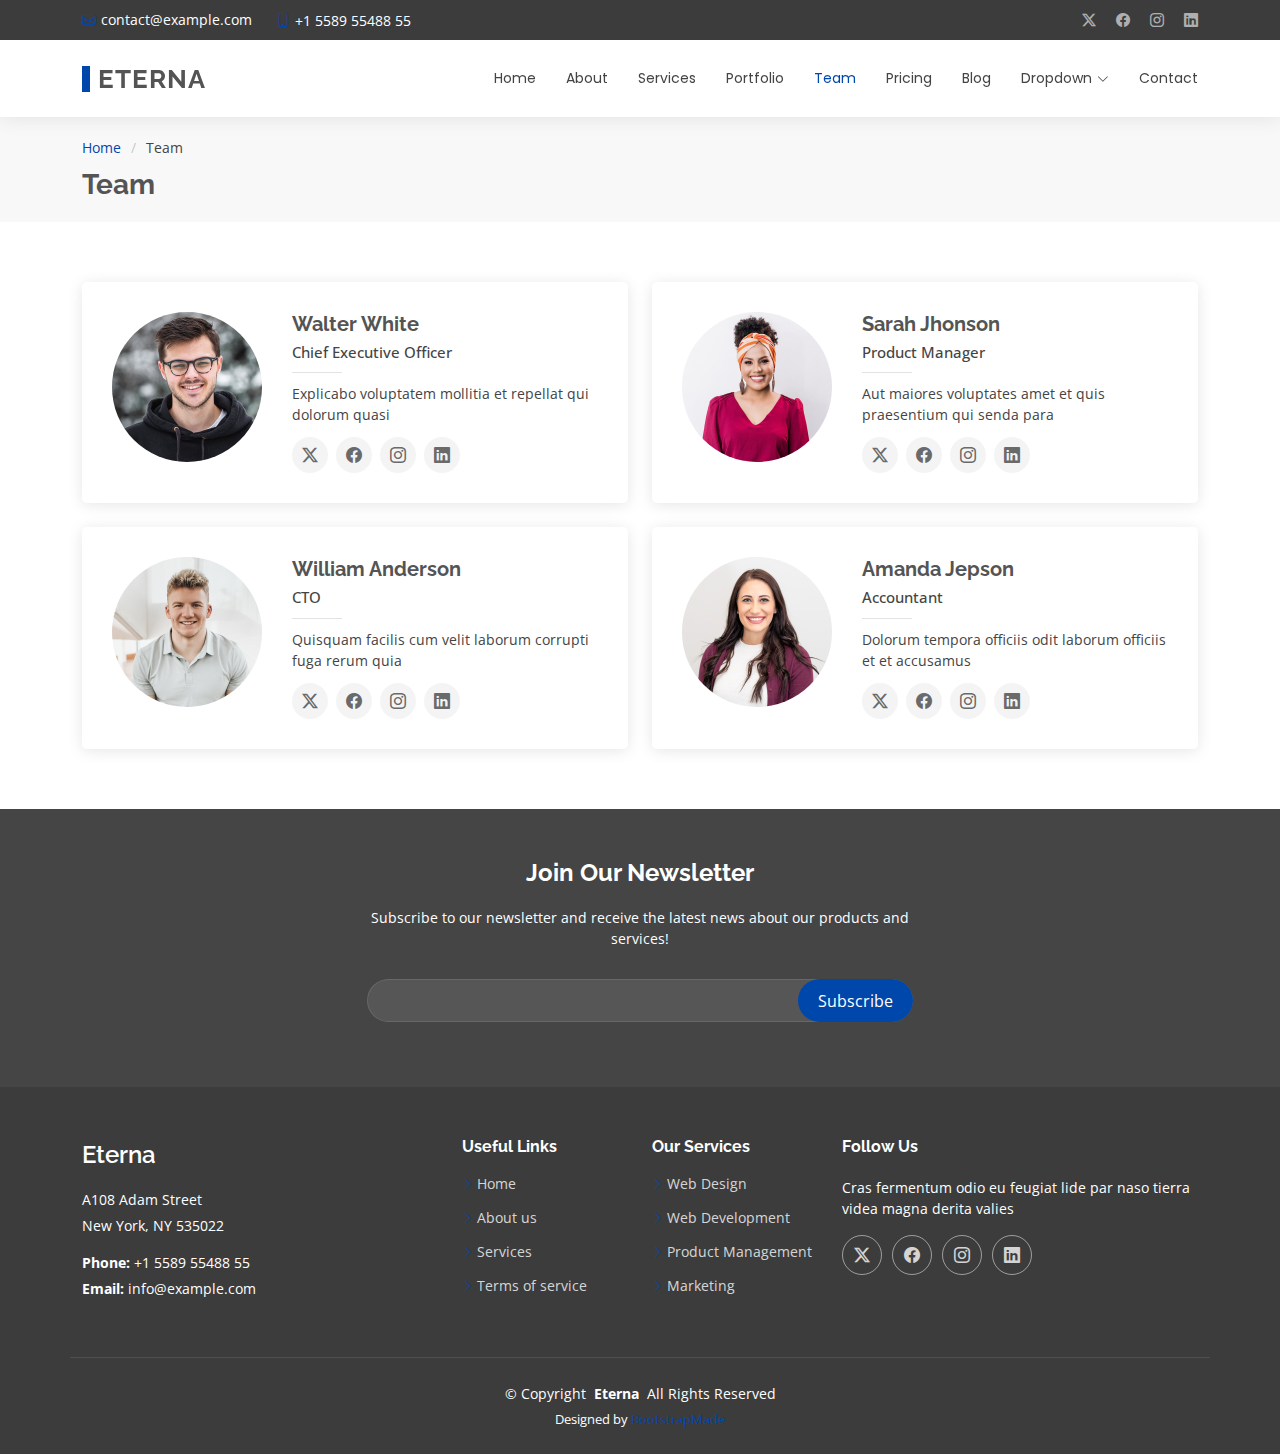
<file: team.html>
<!DOCTYPE html>
<html lang="en">

<head>
  <meta charset="utf-8">
  <meta content="width=device-width, initial-scale=1.0" name="viewport">
  <title>Team - Eterna Bootstrap Template</title>
  <meta content="" name="description">
  <meta content="" name="keywords">

  <!-- Favicons -->
  <link href="assets/img/favicon.png" rel="icon">
  <link href="assets/img/apple-touch-icon.png" rel="apple-touch-icon">

  <!-- Fonts -->
  <link href="https://fonts.googleapis.com" rel="preconnect">
  <link href="https://fonts.gstatic.com" rel="preconnect" crossorigin>
  <link href="https://fonts.googleapis.com/css2?family=Open+Sans:ital,wght@0,300;0,400;0,500;0,600;0,700;0,800;1,300;1,400;1,500;1,600;1,700;1,800&family=Poppins:ital,wght@0,100;0,200;0,300;0,400;0,500;0,600;0,700;0,800;0,900;1,100;1,200;1,300;1,400;1,500;1,600;1,700;1,800;1,900&family=Raleway:ital,wght@0,100;0,200;0,300;0,400;0,500;0,600;0,700;0,800;0,900;1,100;1,200;1,300;1,400;1,500;1,600;1,700;1,800;1,900&display=swap" rel="stylesheet">

  <!-- Vendor CSS Files -->
  <link href="assets/vendor/bootstrap/css/bootstrap.min.css" rel="stylesheet">
  <link href="assets/vendor/bootstrap-icons/bootstrap-icons.css" rel="stylesheet">
  <link href="assets/vendor/aos/aos.css" rel="stylesheet">
  <link href="assets/vendor/swiper/swiper-bundle.min.css" rel="stylesheet">
  <link href="assets/vendor/glightbox/css/glightbox.min.css" rel="stylesheet">

  <!-- Main CSS File -->
  <link href="assets/css/main.css" rel="stylesheet">

  <!-- =======================================================
  * Template Name: Eterna
  * Template URL: https://bootstrapmade.com/eterna-free-multipurpose-bootstrap-template/
  * Updated: Jun 29 2024 with Bootstrap v5.3.3
  * Author: BootstrapMade.com
  * License: https://bootstrapmade.com/license/
  ======================================================== -->
</head>

<body class="team-page">

  <header id="header" class="header sticky-top">

    <div class="topbar d-flex align-items-center dark-background">
      <div class="container d-flex justify-content-center justify-content-md-between">
        <div class="contact-info d-flex align-items-center">
          <i class="bi bi-envelope d-flex align-items-center"><a href="mailto:contact@example.com">contact@example.com</a></i>
          <i class="bi bi-phone d-flex align-items-center ms-4"><span>+1 5589 55488 55</span></i>
        </div>
        <div class="social-links d-none d-md-flex align-items-center">
          <a href="#" class="twitter"><i class="bi bi-twitter-x"></i></a>
          <a href="#" class="facebook"><i class="bi bi-facebook"></i></a>
          <a href="#" class="instagram"><i class="bi bi-instagram"></i></a>
          <a href="#" class="linkedin"><i class="bi bi-linkedin"></i></a>
        </div>
      </div>
    </div><!-- End Top Bar -->

    <div class="branding">

      <div class="container position-relative d-flex align-items-center justify-content-between">
        <a href="index.html" class="logo d-flex align-items-center">
          <!-- Uncomment the line below if you also wish to use an image logo -->
          <!-- <img src="assets/img/logo.png" alt=""> -->
          <h1 class="sitename">Eterna<br></h1>
        </a>

        <nav id="navmenu" class="navmenu">
          <ul>
            <li><a href="index.html">Home</a></li>
            <li><a href="about.html">About</a></li>
            <li><a href="services.html">Services</a></li>
            <li><a href="portfolio.html">Portfolio</a></li>
            <li><a href="team.html" class="active">Team</a></li>
            <li><a href="pricing.html">Pricing</a></li>
            <li><a href="blog.html">Blog</a></li>
            <li class="dropdown"><a href="#"><span>Dropdown</span> <i class="bi bi-chevron-down toggle-dropdown"></i></a>
              <ul>
                <li><a href="#">Dropdown 1</a></li>
                <li class="dropdown"><a href="#"><span>Deep Dropdown</span> <i class="bi bi-chevron-down toggle-dropdown"></i></a>
                  <ul>
                    <li><a href="#">Deep Dropdown 1</a></li>
                    <li><a href="#">Deep Dropdown 2</a></li>
                    <li><a href="#">Deep Dropdown 3</a></li>
                    <li><a href="#">Deep Dropdown 4</a></li>
                    <li><a href="#">Deep Dropdown 5</a></li>
                  </ul>
                </li>
                <li><a href="#">Dropdown 2</a></li>
                <li><a href="#">Dropdown 3</a></li>
                <li><a href="#">Dropdown 4</a></li>
              </ul>
            </li>
            <li><a href="contact.html">Contact</a></li>
          </ul>
          <i class="mobile-nav-toggle d-xl-none bi bi-list"></i>
        </nav>

      </div>

    </div>

  </header>

  <main class="main">

    <!-- Page Title -->
    <div class="page-title" data-aos="fade">
      <div class="container">
        <nav class="breadcrumbs">
          <ol>
            <li><a href="index.html">Home</a></li>
            <li class="current">Team</li>
          </ol>
        </nav>
        <h1>Team</h1>
      </div>
    </div><!-- End Page Title -->

    <!-- Team Section -->
    <section id="team" class="team section">

      <div class="container">

        <div class="row gy-4">

          <div class="col-lg-6" data-aos="fade-up" data-aos-delay="100">
            <div class="team-member d-flex align-items-start">
              <div class="pic"><img src="assets/img/team/team-1.jpg" class="img-fluid" alt=""></div>
              <div class="member-info">
                <h4>Walter White</h4>
                <span>Chief Executive Officer</span>
                <p>Explicabo voluptatem mollitia et repellat qui dolorum quasi</p>
                <div class="social">
                  <a href=""><i class="bi bi-twitter-x"></i></a>
                  <a href=""><i class="bi bi-facebook"></i></a>
                  <a href=""><i class="bi bi-instagram"></i></a>
                  <a href=""> <i class="bi bi-linkedin"></i> </a>
                </div>
              </div>
            </div>
          </div><!-- End Team Member -->

          <div class="col-lg-6" data-aos="fade-up" data-aos-delay="200">
            <div class="team-member d-flex align-items-start">
              <div class="pic"><img src="assets/img/team/team-2.jpg" class="img-fluid" alt=""></div>
              <div class="member-info">
                <h4>Sarah Jhonson</h4>
                <span>Product Manager</span>
                <p>Aut maiores voluptates amet et quis praesentium qui senda para</p>
                <div class="social">
                  <a href=""><i class="bi bi-twitter-x"></i></a>
                  <a href=""><i class="bi bi-facebook"></i></a>
                  <a href=""><i class="bi bi-instagram"></i></a>
                  <a href=""> <i class="bi bi-linkedin"></i> </a>
                </div>
              </div>
            </div>
          </div><!-- End Team Member -->

          <div class="col-lg-6" data-aos="fade-up" data-aos-delay="300">
            <div class="team-member d-flex align-items-start">
              <div class="pic"><img src="assets/img/team/team-3.jpg" class="img-fluid" alt=""></div>
              <div class="member-info">
                <h4>William Anderson</h4>
                <span>CTO</span>
                <p>Quisquam facilis cum velit laborum corrupti fuga rerum quia</p>
                <div class="social">
                  <a href=""><i class="bi bi-twitter-x"></i></a>
                  <a href=""><i class="bi bi-facebook"></i></a>
                  <a href=""><i class="bi bi-instagram"></i></a>
                  <a href=""> <i class="bi bi-linkedin"></i> </a>
                </div>
              </div>
            </div>
          </div><!-- End Team Member -->

          <div class="col-lg-6" data-aos="fade-up" data-aos-delay="400">
            <div class="team-member d-flex align-items-start">
              <div class="pic"><img src="assets/img/team/team-4.jpg" class="img-fluid" alt=""></div>
              <div class="member-info">
                <h4>Amanda Jepson</h4>
                <span>Accountant</span>
                <p>Dolorum tempora officiis odit laborum officiis et et accusamus</p>
                <div class="social">
                  <a href=""><i class="bi bi-twitter-x"></i></a>
                  <a href=""><i class="bi bi-facebook"></i></a>
                  <a href=""><i class="bi bi-instagram"></i></a>
                  <a href=""> <i class="bi bi-linkedin"></i> </a>
                </div>
              </div>
            </div>
          </div><!-- End Team Member -->

        </div>

      </div>

    </section><!-- /Team Section -->

  </main>

  <footer id="footer" class="footer position-relative dark-background">

    <div class="footer-newsletter">
      <div class="container">
        <div class="row justify-content-center text-center">
          <div class="col-lg-6">
            <h4>Join Our Newsletter</h4>
            <p>Subscribe to our newsletter and receive the latest news about our products and services!</p>
            <form action="forms/newsletter.php" method="post" class="php-email-form">
              <div class="newsletter-form"><input type="email" name="email"><input type="submit" value="Subscribe"></div>
              <div class="loading">Loading</div>
              <div class="error-message"></div>
              <div class="sent-message">Your subscription request has been sent. Thank you!</div>
            </form>
          </div>
        </div>
      </div>
    </div>

    <div class="container footer-top">
      <div class="row gy-4">
        <div class="col-lg-4 col-md-6 footer-about">
          <a href="index.html" class="d-flex align-items-center">
            <span class="sitename">Eterna</span>
          </a>
          <div class="footer-contact pt-3">
            <p>A108 Adam Street</p>
            <p>New York, NY 535022</p>
            <p class="mt-3"><strong>Phone:</strong> <span>+1 5589 55488 55</span></p>
            <p><strong>Email:</strong> <span>info@example.com</span></p>
          </div>
        </div>

        <div class="col-lg-2 col-md-3 footer-links">
          <h4>Useful Links</h4>
          <ul>
            <li><i class="bi bi-chevron-right"></i> <a href="#">Home</a></li>
            <li><i class="bi bi-chevron-right"></i> <a href="#">About us</a></li>
            <li><i class="bi bi-chevron-right"></i> <a href="#">Services</a></li>
            <li><i class="bi bi-chevron-right"></i> <a href="#">Terms of service</a></li>
          </ul>
        </div>

        <div class="col-lg-2 col-md-3 footer-links">
          <h4>Our Services</h4>
          <ul>
            <li><i class="bi bi-chevron-right"></i> <a href="#">Web Design</a></li>
            <li><i class="bi bi-chevron-right"></i> <a href="#">Web Development</a></li>
            <li><i class="bi bi-chevron-right"></i> <a href="#">Product Management</a></li>
            <li><i class="bi bi-chevron-right"></i> <a href="#">Marketing</a></li>
          </ul>
        </div>

        <div class="col-lg-4 col-md-12">
          <h4>Follow Us</h4>
          <p>Cras fermentum odio eu feugiat lide par naso tierra videa magna derita valies</p>
          <div class="social-links d-flex">
            <a href=""><i class="bi bi-twitter-x"></i></a>
            <a href=""><i class="bi bi-facebook"></i></a>
            <a href=""><i class="bi bi-instagram"></i></a>
            <a href=""><i class="bi bi-linkedin"></i></a>
          </div>
        </div>

      </div>
    </div>

    <div class="container copyright text-center mt-4">
      <p>© <span>Copyright</span> <strong class="px-1 sitename">Eterna</strong> <span>All Rights Reserved</span></p>
      <div class="credits">
        <!-- All the links in the footer should remain intact. -->
        <!-- You can delete the links only if you've purchased the pro version. -->
        <!-- Licensing information: https://bootstrapmade.com/license/ -->
        <!-- Purchase the pro version with working PHP/AJAX contact form: [buy-url] -->
        Designed by <a href="https://bootstrapmade.com/">BootstrapMade</a>
      </div>
    </div>

  </footer>

  <!-- Scroll Top -->
  <a href="#" id="scroll-top" class="scroll-top d-flex align-items-center justify-content-center"><i class="bi bi-arrow-up-short"></i></a>

  <!-- Preloader -->
  <div id="preloader"></div>

  <!-- Vendor JS Files -->
  <script src="assets/vendor/bootstrap/js/bootstrap.bundle.min.js"></script>
  <script src="assets/vendor/php-email-form/validate.js"></script>
  <script src="assets/vendor/aos/aos.js"></script>
  <script src="assets/vendor/swiper/swiper-bundle.min.js"></script>
  <script src="assets/vendor/purecounter/purecounter_vanilla.js"></script>
  <script src="assets/vendor/waypoints/noframework.waypoints.js"></script>
  <script src="assets/vendor/glightbox/js/glightbox.min.js"></script>
  <script src="assets/vendor/imagesloaded/imagesloaded.pkgd.min.js"></script>
  <script src="assets/vendor/isotope-layout/isotope.pkgd.min.js"></script>

  <!-- Main JS File -->
  <script src="assets/js/main.js"></script>

</body>

</html>
</file>
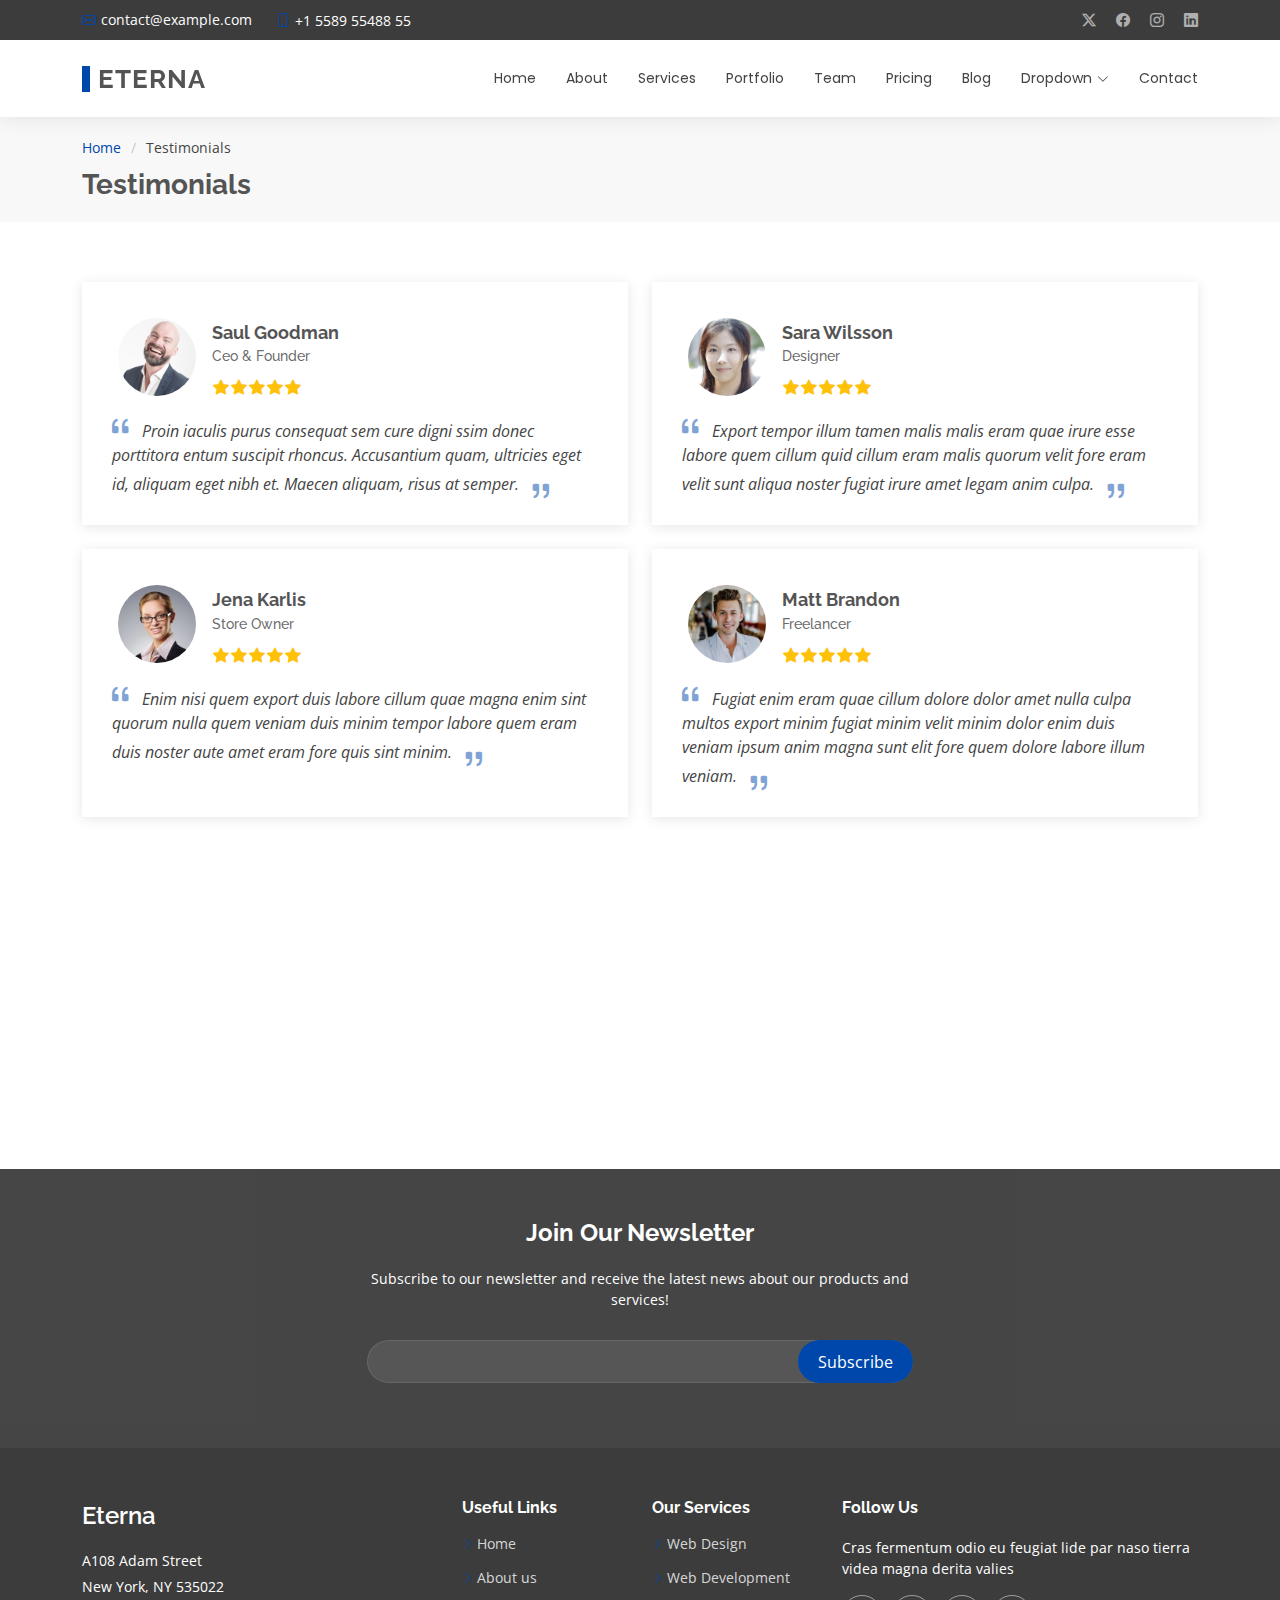
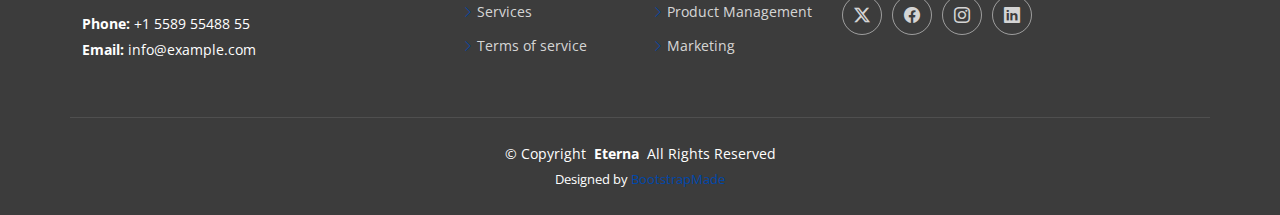
<file: testimonials.html>
<!DOCTYPE html>
<html lang="en">

<head>
  <meta charset="utf-8">
  <meta content="width=device-width, initial-scale=1.0" name="viewport">
  <title>Testimonials - Eterna Bootstrap Template</title>
  <meta content="" name="description">
  <meta content="" name="keywords">

  <!-- Favicons -->
  <link href="assets/img/favicon.png" rel="icon">
  <link href="assets/img/apple-touch-icon.png" rel="apple-touch-icon">

  <!-- Fonts -->
  <link href="https://fonts.googleapis.com" rel="preconnect">
  <link href="https://fonts.gstatic.com" rel="preconnect" crossorigin>
  <link href="https://fonts.googleapis.com/css2?family=Open+Sans:ital,wght@0,300;0,400;0,500;0,600;0,700;0,800;1,300;1,400;1,500;1,600;1,700;1,800&family=Poppins:ital,wght@0,100;0,200;0,300;0,400;0,500;0,600;0,700;0,800;0,900;1,100;1,200;1,300;1,400;1,500;1,600;1,700;1,800;1,900&family=Raleway:ital,wght@0,100;0,200;0,300;0,400;0,500;0,600;0,700;0,800;0,900;1,100;1,200;1,300;1,400;1,500;1,600;1,700;1,800;1,900&display=swap" rel="stylesheet">

  <!-- Vendor CSS Files -->
  <link href="assets/vendor/bootstrap/css/bootstrap.min.css" rel="stylesheet">
  <link href="assets/vendor/bootstrap-icons/bootstrap-icons.css" rel="stylesheet">
  <link href="assets/vendor/aos/aos.css" rel="stylesheet">
  <link href="assets/vendor/swiper/swiper-bundle.min.css" rel="stylesheet">
  <link href="assets/vendor/glightbox/css/glightbox.min.css" rel="stylesheet">

  <!-- Main CSS File -->
  <link href="assets/css/main.css" rel="stylesheet">

  <!-- =======================================================
  * Template Name: Eterna
  * Template URL: https://bootstrapmade.com/eterna-free-multipurpose-bootstrap-template/
  * Updated: Jun 29 2024 with Bootstrap v5.3.3
  * Author: BootstrapMade.com
  * License: https://bootstrapmade.com/license/
  ======================================================== -->
</head>

<body class="testimonials-page">

  <header id="header" class="header sticky-top">

    <div class="topbar d-flex align-items-center dark-background">
      <div class="container d-flex justify-content-center justify-content-md-between">
        <div class="contact-info d-flex align-items-center">
          <i class="bi bi-envelope d-flex align-items-center"><a href="mailto:contact@example.com">contact@example.com</a></i>
          <i class="bi bi-phone d-flex align-items-center ms-4"><span>+1 5589 55488 55</span></i>
        </div>
        <div class="social-links d-none d-md-flex align-items-center">
          <a href="#" class="twitter"><i class="bi bi-twitter-x"></i></a>
          <a href="#" class="facebook"><i class="bi bi-facebook"></i></a>
          <a href="#" class="instagram"><i class="bi bi-instagram"></i></a>
          <a href="#" class="linkedin"><i class="bi bi-linkedin"></i></a>
        </div>
      </div>
    </div><!-- End Top Bar -->

    <div class="branding">

      <div class="container position-relative d-flex align-items-center justify-content-between">
        <a href="index.html" class="logo d-flex align-items-center">
          <!-- Uncomment the line below if you also wish to use an image logo -->
          <!-- <img src="assets/img/logo.png" alt=""> -->
          <h1 class="sitename">Eterna<br></h1>
        </a>

        <nav id="navmenu" class="navmenu">
          <ul>
            <li><a href="index.html">Home</a></li>
            <li><a href="about.html">About</a></li>
            <li><a href="services.html">Services</a></li>
            <li><a href="portfolio.html">Portfolio</a></li>
            <li><a href="team.html">Team</a></li>
            <li><a href="pricing.html">Pricing</a></li>
            <li><a href="blog.html">Blog</a></li>
            <li class="dropdown"><a href="#"><span>Dropdown</span> <i class="bi bi-chevron-down toggle-dropdown"></i></a>
              <ul>
                <li><a href="#">Dropdown 1</a></li>
                <li class="dropdown"><a href="#"><span>Deep Dropdown</span> <i class="bi bi-chevron-down toggle-dropdown"></i></a>
                  <ul>
                    <li><a href="#">Deep Dropdown 1</a></li>
                    <li><a href="#">Deep Dropdown 2</a></li>
                    <li><a href="#">Deep Dropdown 3</a></li>
                    <li><a href="#">Deep Dropdown 4</a></li>
                    <li><a href="#">Deep Dropdown 5</a></li>
                  </ul>
                </li>
                <li><a href="#">Dropdown 2</a></li>
                <li><a href="#">Dropdown 3</a></li>
                <li><a href="#">Dropdown 4</a></li>
              </ul>
            </li>
            <li><a href="contact.html">Contact</a></li>
          </ul>
          <i class="mobile-nav-toggle d-xl-none bi bi-list"></i>
        </nav>

      </div>

    </div>

  </header>

  <main class="main">

    <!-- Page Title -->
    <div class="page-title" data-aos="fade">
      <div class="container">
        <nav class="breadcrumbs">
          <ol>
            <li><a href="index.html">Home</a></li>
            <li class="current">Testimonials</li>
          </ol>
        </nav>
        <h1>Testimonials</h1>
      </div>
    </div><!-- End Page Title -->

    <!-- Testimonials Section -->
    <section id="testimonials" class="testimonials section">

      <div class="container">

        <div class="row gy-4">

          <div class="col-lg-6" data-aos="fade-up" data-aos-delay="100">
            <div class="testimonial-item">
              <img src="assets/img/testimonials/testimonials-1.jpg" class="testimonial-img" alt="">
              <h3>Saul Goodman</h3>
              <h4>Ceo &amp; Founder</h4>
              <div class="stars">
                <i class="bi bi-star-fill"></i><i class="bi bi-star-fill"></i><i class="bi bi-star-fill"></i><i class="bi bi-star-fill"></i><i class="bi bi-star-fill"></i>
              </div>
              <p>
                <i class="bi bi-quote quote-icon-left"></i>
                <span>Proin iaculis purus consequat sem cure digni ssim donec porttitora entum suscipit rhoncus. Accusantium quam, ultricies eget id, aliquam eget nibh et. Maecen aliquam, risus at semper.</span>
                <i class="bi bi-quote quote-icon-right"></i>
              </p>
            </div>
          </div><!-- End testimonial item -->

          <div class="col-lg-6" data-aos="fade-up" data-aos-delay="200">
            <div class="testimonial-item">
              <img src="assets/img/testimonials/testimonials-2.jpg" class="testimonial-img" alt="">
              <h3>Sara Wilsson</h3>
              <h4>Designer</h4>
              <div class="stars">
                <i class="bi bi-star-fill"></i><i class="bi bi-star-fill"></i><i class="bi bi-star-fill"></i><i class="bi bi-star-fill"></i><i class="bi bi-star-fill"></i>
              </div>
              <p>
                <i class="bi bi-quote quote-icon-left"></i>
                <span>Export tempor illum tamen malis malis eram quae irure esse labore quem cillum quid cillum eram malis quorum velit fore eram velit sunt aliqua noster fugiat irure amet legam anim culpa.</span>
                <i class="bi bi-quote quote-icon-right"></i>
              </p>
            </div>
          </div><!-- End testimonial item -->

          <div class="col-lg-6" data-aos="fade-up" data-aos-delay="300">
            <div class="testimonial-item">
              <img src="assets/img/testimonials/testimonials-3.jpg" class="testimonial-img" alt="">
              <h3>Jena Karlis</h3>
              <h4>Store Owner</h4>
              <div class="stars">
                <i class="bi bi-star-fill"></i><i class="bi bi-star-fill"></i><i class="bi bi-star-fill"></i><i class="bi bi-star-fill"></i><i class="bi bi-star-fill"></i>
              </div>
              <p>
                <i class="bi bi-quote quote-icon-left"></i>
                <span>Enim nisi quem export duis labore cillum quae magna enim sint quorum nulla quem veniam duis minim tempor labore quem eram duis noster aute amet eram fore quis sint minim.</span>
                <i class="bi bi-quote quote-icon-right"></i>
              </p>
            </div>
          </div><!-- End testimonial item -->

          <div class="col-lg-6" data-aos="fade-up" data-aos-delay="400">
            <div class="testimonial-item">
              <img src="assets/img/testimonials/testimonials-4.jpg" class="testimonial-img" alt="">
              <h3>Matt Brandon</h3>
              <h4>Freelancer</h4>
              <div class="stars">
                <i class="bi bi-star-fill"></i><i class="bi bi-star-fill"></i><i class="bi bi-star-fill"></i><i class="bi bi-star-fill"></i><i class="bi bi-star-fill"></i>
              </div>
              <p>
                <i class="bi bi-quote quote-icon-left"></i>
                <span>Fugiat enim eram quae cillum dolore dolor amet nulla culpa multos export minim fugiat minim velit minim dolor enim duis veniam ipsum anim magna sunt elit fore quem dolore labore illum veniam.</span>
                <i class="bi bi-quote quote-icon-right"></i>
              </p>
            </div>
          </div><!-- End testimonial item -->

          <div class="col-lg-6" data-aos="fade-up" data-aos-delay="500">
            <div class="testimonial-item">
              <img src="assets/img/testimonials/testimonials-5.jpg" class="testimonial-img" alt="">
              <h3>John Larson</h3>
              <h4>Entrepreneur</h4>
              <div class="stars">
                <i class="bi bi-star-fill"></i><i class="bi bi-star-fill"></i><i class="bi bi-star-fill"></i><i class="bi bi-star-fill"></i><i class="bi bi-star-fill"></i>
              </div>
              <p>
                <i class="bi bi-quote quote-icon-left"></i>
                <span>Quis quorum aliqua sint quem legam fore sunt eram irure aliqua veniam tempor noster veniam enim culpa labore duis sunt culpa nulla illum cillum fugiat legam esse veniam culpa fore nisi cillum quid.</span>
                <i class="bi bi-quote quote-icon-right"></i>
              </p>
            </div>
          </div><!-- End testimonial item -->

          <div class="col-lg-6" data-aos="fade-up" data-aos-delay="600">
            <div class="testimonial-item">
              <img src="assets/img/testimonials/testimonials-6.jpg" class="testimonial-img" alt="">
              <h3>Emily Harison</h3>
              <h4>Store Owner</h4>
              <div class="stars">
                <i class="bi bi-star-fill"></i><i class="bi bi-star-fill"></i><i class="bi bi-star-fill"></i><i class="bi bi-star-fill"></i><i class="bi bi-star-fill"></i>
              </div>
              <p>
                <i class="bi bi-quote quote-icon-left"></i>
                <span>Eius ipsam praesentium dolor quaerat inventore rerum odio. Quos laudantium adipisci eius. Accusamus qui iste cupiditate sed temporibus est aspernatur. Sequi officiis ea et quia quidem.</span>
                <i class="bi bi-quote quote-icon-right"></i>
              </p>
            </div>
          </div><!-- End testimonial item -->

        </div>

      </div>

    </section><!-- /Testimonials Section -->

  </main>

  <footer id="footer" class="footer position-relative dark-background">

    <div class="footer-newsletter">
      <div class="container">
        <div class="row justify-content-center text-center">
          <div class="col-lg-6">
            <h4>Join Our Newsletter</h4>
            <p>Subscribe to our newsletter and receive the latest news about our products and services!</p>
            <form action="forms/newsletter.php" method="post" class="php-email-form">
              <div class="newsletter-form"><input type="email" name="email"><input type="submit" value="Subscribe"></div>
              <div class="loading">Loading</div>
              <div class="error-message"></div>
              <div class="sent-message">Your subscription request has been sent. Thank you!</div>
            </form>
          </div>
        </div>
      </div>
    </div>

    <div class="container footer-top">
      <div class="row gy-4">
        <div class="col-lg-4 col-md-6 footer-about">
          <a href="index.html" class="d-flex align-items-center">
            <span class="sitename">Eterna</span>
          </a>
          <div class="footer-contact pt-3">
            <p>A108 Adam Street</p>
            <p>New York, NY 535022</p>
            <p class="mt-3"><strong>Phone:</strong> <span>+1 5589 55488 55</span></p>
            <p><strong>Email:</strong> <span>info@example.com</span></p>
          </div>
        </div>

        <div class="col-lg-2 col-md-3 footer-links">
          <h4>Useful Links</h4>
          <ul>
            <li><i class="bi bi-chevron-right"></i> <a href="#">Home</a></li>
            <li><i class="bi bi-chevron-right"></i> <a href="#">About us</a></li>
            <li><i class="bi bi-chevron-right"></i> <a href="#">Services</a></li>
            <li><i class="bi bi-chevron-right"></i> <a href="#">Terms of service</a></li>
          </ul>
        </div>

        <div class="col-lg-2 col-md-3 footer-links">
          <h4>Our Services</h4>
          <ul>
            <li><i class="bi bi-chevron-right"></i> <a href="#">Web Design</a></li>
            <li><i class="bi bi-chevron-right"></i> <a href="#">Web Development</a></li>
            <li><i class="bi bi-chevron-right"></i> <a href="#">Product Management</a></li>
            <li><i class="bi bi-chevron-right"></i> <a href="#">Marketing</a></li>
          </ul>
        </div>

        <div class="col-lg-4 col-md-12">
          <h4>Follow Us</h4>
          <p>Cras fermentum odio eu feugiat lide par naso tierra videa magna derita valies</p>
          <div class="social-links d-flex">
            <a href=""><i class="bi bi-twitter-x"></i></a>
            <a href=""><i class="bi bi-facebook"></i></a>
            <a href=""><i class="bi bi-instagram"></i></a>
            <a href=""><i class="bi bi-linkedin"></i></a>
          </div>
        </div>

      </div>
    </div>

    <div class="container copyright text-center mt-4">
      <p>© <span>Copyright</span> <strong class="px-1 sitename">Eterna</strong> <span>All Rights Reserved</span></p>
      <div class="credits">
        <!-- All the links in the footer should remain intact. -->
        <!-- You can delete the links only if you've purchased the pro version. -->
        <!-- Licensing information: https://bootstrapmade.com/license/ -->
        <!-- Purchase the pro version with working PHP/AJAX contact form: [buy-url] -->
        Designed by <a href="https://bootstrapmade.com/">BootstrapMade</a>
      </div>
    </div>

  </footer>

  <!-- Scroll Top -->
  <a href="#" id="scroll-top" class="scroll-top d-flex align-items-center justify-content-center"><i class="bi bi-arrow-up-short"></i></a>

  <!-- Preloader -->
  <div id="preloader"></div>

  <!-- Vendor JS Files -->
  <script src="assets/vendor/bootstrap/js/bootstrap.bundle.min.js"></script>
  <script src="assets/vendor/php-email-form/validate.js"></script>
  <script src="assets/vendor/aos/aos.js"></script>
  <script src="assets/vendor/swiper/swiper-bundle.min.js"></script>
  <script src="assets/vendor/purecounter/purecounter_vanilla.js"></script>
  <script src="assets/vendor/waypoints/noframework.waypoints.js"></script>
  <script src="assets/vendor/glightbox/js/glightbox.min.js"></script>
  <script src="assets/vendor/imagesloaded/imagesloaded.pkgd.min.js"></script>
  <script src="assets/vendor/isotope-layout/isotope.pkgd.min.js"></script>

  <!-- Main JS File -->
  <script src="assets/js/main.js"></script>

</body>

</html>
</file>
<file: assets/css/main.css>
/**
* Template Name: Eterna
* Template URL: https://bootstrapmade.com/eterna-free-multipurpose-bootstrap-template/
* Updated: Jun 29 2024 with Bootstrap v5.3.3
* Author: BootstrapMade.com
* License: https://bootstrapmade.com/license/
*/

/*--------------------------------------------------------------
# Font & Color Variables
# Help: https://bootstrapmade.com/color-system/
--------------------------------------------------------------*/
/* Fonts */
:root {
  --default-font: "Open Sans",  system-ui, -apple-system, "Segoe UI", Roboto, "Helvetica Neue", Arial, "Noto Sans", "Liberation Sans", sans-serif, "Apple Color Emoji", "Segoe UI Emoji", "Segoe UI Symbol", "Noto Color Emoji";
  --heading-font: "Raleway",  sans-serif;
  --nav-font: "Poppins",  sans-serif;
}

/* Global Colors - The following color variables are used throughout the website. Updating them here will change the color scheme of the entire website */
:root { 
  --background-color: #ffffff; /* Background color for the entire website, including individual sections */
  --default-color: #444444; /* Default color used for the majority of the text content across the entire website */
  --heading-color: #545454; /* Color for headings, subheadings and title throughout the website */
  --accent-color: #0047AB; /* Accent color that represents your brand on the website. It's used for buttons, links, and other elements that need to stand out */
  --surface-color: #ffffff; /* The surface color is used as a background of boxed elements within sections, such as cards, icon boxes, or other elements that require a visual separation from the global background. */
  --contrast-color: #ffffff; /* Contrast color for text, ensuring readability against backgrounds of accent, heading, or default colors. */
}

/* Nav Menu Colors - The following color variables are used specifically for the navigation menu. They are separate from the global colors to allow for more customization options */
:root {
  --nav-color: #444444;  /* The default color of the main navmenu links */
  --nav-hover-color: #0047AB; /* Applied to main navmenu links when they are hovered over or active */
  --nav-mobile-background-color: #ffffff; /* Used as the background color for mobile navigation menu */
  --nav-dropdown-background-color: #ffffff; /* Used as the background color for dropdown items that appear when hovering over primary navigation items */
  --nav-dropdown-color: #444444; /* Used for navigation links of the dropdown items in the navigation menu. */
  --nav-dropdown-hover-color: #e96b56; /* Similar to --nav-hover-color, this color is applied to dropdown navigation links when they are hovered over. */
}

/* Color Presets - These classes override global colors when applied to any section or element, providing reuse of the sam color scheme. */

.light-background {
  --background-color: #f9f9f9;
  --surface-color: #ffffff;
}

.dark-background {
  --background-color: #3c3c3c;
  --default-color: #ffffff;
  --heading-color: #ffffff;
  --surface-color: #565656;
  --contrast-color: #ffffff;
}

/* Smooth scroll */
:root {
  scroll-behavior: smooth;
}

/*--------------------------------------------------------------
# General Styling & Shared Classes
--------------------------------------------------------------*/
body {
  color: var(--default-color);
  background-color: var(--background-color);
  font-family: var(--default-font);
}

a {
  color: var(--accent-color);
  text-decoration: none;
  transition: 0.3s;
}

a:hover {
  color: color-mix(in srgb, var(--accent-color), transparent 25%);
  text-decoration: none;
}

h1,
h2,
h3,
h4,
h5,
h6 {
  color: var(--heading-color);
  font-family: var(--heading-font);
}

/* PHP Email Form Messages
------------------------------*/
.php-email-form .error-message {
  display: none;
  background: #df1529;
  color: #ffffff;
  text-align: left;
  padding: 15px;
  margin-bottom: 24px;
  font-weight: 600;
}

.php-email-form .sent-message {
  display: none;
  color: #ffffff;
  background: #059652;
  text-align: center;
  padding: 15px;
  margin-bottom: 24px;
  font-weight: 600;
}

.php-email-form .loading {
  display: none;
  background: var(--surface-color);
  text-align: center;
  padding: 15px;
  margin-bottom: 24px;
}

.php-email-form .loading:before {
  content: "";
  display: inline-block;
  border-radius: 50%;
  width: 24px;
  height: 24px;
  margin: 0 10px -6px 0;
  border: 3px solid var(--accent-color);
  border-top-color: var(--surface-color);
  animation: php-email-form-loading 1s linear infinite;
}

@keyframes php-email-form-loading {
  0% {
    transform: rotate(0deg);
  }

  100% {
    transform: rotate(360deg);
  }
}

/*--------------------------------------------------------------
# Global Header
--------------------------------------------------------------*/
.header {
  background-color: var(--background-color);
  color: var(--default-color);
  transition: all 0.5s;
  z-index: 997;
  box-shadow: 0px 0px 20px 0px rgba(0, 0, 0, 0.1);
}

.header .topbar {
  background-color: var(--background-color);
  height: 40px;
  padding: 0;
  font-size: 14px;
  transition: all 0.5s;
}

.header .topbar .contact-info i {
  font-style: normal;
  color: var(--accent-color);
}

.header .topbar .contact-info i a,
.header .topbar .contact-info i span {
  padding-left: 5px;
  color: var(--default-color);
}

@media (max-width: 575px) {

  .header .topbar .contact-info i a,
  .header .topbar .contact-info i span {
    font-size: 13px;
  }
}

.header .topbar .contact-info i a {
  line-height: 0;
  transition: 0.3s;
  color: var(--default-color);
}

.header .topbar .contact-info i a:hover {
  color: var(--accent-color);
  text-decoration: underline;
}

.header .topbar .social-links a {
  color: color-mix(in srgb, var(--default-color), transparent 40%);
  line-height: 0;
  transition: 0.3s;
  margin-left: 20px;
}

.header .topbar .social-links a:hover {
  color: var(--accent-color);
}

.header .branding {
  padding: 10px 0;
}

.header .logo {
  line-height: 1;
}

.header .logo img {
  max-height: 36px;
  margin-right: 8px;
}

.header .logo h1 {
  font-size: 26px;
  padding: 0 0 0 8px;
  margin: 11px 0;
  line-height: 1;
  font-weight: 700;
  letter-spacing: 1px;
  text-transform: uppercase;
  border-left: 8px solid var(--accent-color);
}

/*--------------------------------------------------------------
# Navigation Menu
--------------------------------------------------------------*/
/* Navmenu - Desktop */
@media (min-width: 1200px) {
  .navmenu {
    padding: 0;
  }

  .navmenu ul {
    margin: 0;
    padding: 0;
    display: flex;
    list-style: none;
    align-items: center;
  }

  .navmenu li {
    position: relative;
  }

  .navmenu a,
  .navmenu a:focus {
    color: var(--nav-color);
    padding: 18px 15px;
    font-size: 14px;
    font-family: var(--nav-font);
    font-weight: 400;
    display: flex;
    align-items: center;
    justify-content: space-between;
    white-space: nowrap;
    transition: 0.3s;
  }

  .navmenu a i,
  .navmenu a:focus i {
    font-size: 12px;
    line-height: 0;
    margin-left: 5px;
    transition: 0.3s;
  }

  .navmenu li:last-child a {
    padding-right: 0;
  }

  .navmenu li:hover>a,
  .navmenu .active,
  .navmenu .active:focus {
    color: var(--nav-hover-color);
  }

  .navmenu .dropdown ul {
    margin: 0;
    padding: 10px 0;
    background: var(--nav-dropdown-background-color);
    display: block;
    position: absolute;
    visibility: hidden;
    left: 14px;
    top: 130%;
    opacity: 0;
    transition: 0.3s;
    border-radius: 4px;
    z-index: 99;
    box-shadow: 0px 0px 30px rgba(0, 0, 0, 0.1);
  }

  .navmenu .dropdown ul li {
    min-width: 200px;
  }

  .navmenu .dropdown ul a {
    padding: 10px 20px;
    font-size: 15px;
    text-transform: none;
    color: var(--nav-dropdown-color);
  }

  .navmenu .dropdown ul a i {
    font-size: 12px;
  }

  .navmenu .dropdown ul a:hover,
  .navmenu .dropdown ul .active:hover,
  .navmenu .dropdown ul li:hover>a {
    color: var(--nav-dropdown-hover-color);
  }

  .navmenu .dropdown:hover>ul {
    opacity: 1;
    top: 100%;
    visibility: visible;
  }

  .navmenu .dropdown .dropdown ul {
    top: 0;
    left: -90%;
    visibility: hidden;
  }

  .navmenu .dropdown .dropdown:hover>ul {
    opacity: 1;
    top: 0;
    left: -100%;
    visibility: visible;
  }
}

/* Navmenu - Mobile */
@media (max-width: 1199px) {
  .mobile-nav-toggle {
    color: var(--nav-color);
    font-size: 28px;
    line-height: 0;
    margin-right: 10px;
    cursor: pointer;
    transition: color 0.3s;
  }

  .navmenu {
    padding: 0;
    z-index: 9997;
  }

  .navmenu ul {
    display: none;
    position: absolute;
    inset: 60px 20px 20px 20px;
    padding: 10px 0;
    margin: 0;
    border-radius: 6px;
    background-color: var(--nav-mobile-background-color);
    border: 1px solid color-mix(in srgb, var(--default-color), transparent 90%);
    box-shadow: none;
    overflow-y: auto;
    transition: 0.3s;
    z-index: 9998;
  }

  .navmenu a,
  .navmenu a:focus {
    color: var(--nav-dropdown-color);
    padding: 10px 20px;
    font-family: var(--nav-font);
    font-size: 17px;
    font-weight: 500;
    display: flex;
    align-items: center;
    justify-content: space-between;
    white-space: nowrap;
    transition: 0.3s;
  }

  .navmenu a i,
  .navmenu a:focus i {
    font-size: 12px;
    line-height: 0;
    margin-left: 5px;
    width: 30px;
    height: 30px;
    display: flex;
    align-items: center;
    justify-content: center;
    border-radius: 50%;
    transition: 0.3s;
    background-color: color-mix(in srgb, var(--accent-color), transparent 90%);
  }

  .navmenu a i:hover,
  .navmenu a:focus i:hover {
    background-color: var(--accent-color);
    color: var(--contrast-color);
  }

  .navmenu a:hover,
  .navmenu .active,
  .navmenu .active:focus {
    color: var(--nav-dropdown-hover-color);
  }

  .navmenu .active i,
  .navmenu .active:focus i {
    background-color: var(--accent-color);
    color: var(--contrast-color);
    transform: rotate(180deg);
  }

  .navmenu .dropdown ul {
    position: static;
    display: none;
    z-index: 99;
    padding: 10px 0;
    margin: 10px 20px;
    background-color: var(--nav-dropdown-background-color);
    transition: all 0.5s ease-in-out;
  }

  .navmenu .dropdown ul ul {
    background-color: rgba(33, 37, 41, 0.1);
  }

  .navmenu .dropdown>.dropdown-active {
    display: block;
    background-color: rgba(33, 37, 41, 0.03);
  }

  .mobile-nav-active {
    overflow: hidden;
  }

  .mobile-nav-active .mobile-nav-toggle {
    color: #fff;
    position: absolute;
    font-size: 32px;
    top: 15px;
    right: 15px;
    margin-right: 0;
    z-index: 9999;
  }

  .mobile-nav-active .navmenu {
    position: fixed;
    overflow: hidden;
    inset: 0;
    background: rgba(33, 37, 41, 0.8);
    transition: 0.3s;
  }

  .mobile-nav-active .navmenu>ul {
    display: block;
  }
}

/*--------------------------------------------------------------
# Global Footer
--------------------------------------------------------------*/
.footer {
  color: var(--default-color);
  background-color: var(--background-color);
  font-size: 14px;
  position: relative;
}

.footer .footer-newsletter {
  background-color: color-mix(in srgb, var(--default-color), transparent 95%);
  padding: 50px 0;
}

.footer .footer-newsletter h4 {
  font-size: 24px;
}

.footer .footer-newsletter .newsletter-form {
  margin-top: 30px;
  margin-bottom: 15px;
  padding: 6px 8px;
  position: relative;
  background-color: var(--surface-color);
  border: 1px solid color-mix(in srgb, var(--default-color), transparent 90%);
  display: flex;
  transition: 0.3s;
  border-radius: 50px;
}

.footer .footer-newsletter .newsletter-form:focus-within {
  border-color: var(--accent-color);
}

.footer .footer-newsletter .newsletter-form input[type=email] {
  border: 0;
  padding: 4px 8px;
  width: 100%;
  background-color: var(--surface-color);
  color: var(--background-color);
}

.footer .footer-newsletter .newsletter-form input[type=email]:focus-visible {
  outline: none;
}

.footer .footer-newsletter .newsletter-form input[type=submit] {
  border: 0;
  font-size: 16px;
  padding: 0 20px;
  margin: -7px -9px -7px 0;
  background: var(--accent-color);
  color: var(--contrast-color);
  transition: 0.3s;
  border-radius: 50px;
}

.footer .footer-newsletter .newsletter-form input[type=submit]:hover {
  background: color-mix(in srgb, var(--accent-color), transparent 20%);
}

.footer .footer-top {
  padding-top: 50px;
}

.footer .social-links a {
  display: flex;
  align-items: center;
  justify-content: center;
  width: 40px;
  height: 40px;
  border-radius: 50%;
  border: 1px solid color-mix(in srgb, var(--default-color), transparent 50%);
  font-size: 16px;
  color: color-mix(in srgb, var(--default-color), transparent 20%);
  margin-right: 10px;
  transition: 0.3s;
}

.footer .social-links a:hover {
  color: var(--accent-color);
  border-color: var(--accent-color);
}

.footer h4 {
  font-size: 16px;
  font-weight: bold;
  position: relative;
  padding-bottom: 12px;
}

.footer .footer-links {
  margin-bottom: 30px;
}

.footer .footer-links ul {
  list-style: none;
  padding: 0;
  margin: 0;
}

.footer .footer-links ul i {
  margin-right: 3px;
  font-size: 12px;
  line-height: 0;
  color: var(--accent-color);
}

.footer .footer-links ul li {
  padding: 10px 0;
  display: flex;
  align-items: center;
}

.footer .footer-links ul li:first-child {
  padding-top: 0;
}

.footer .footer-links ul a {
  display: inline-block;
  color: color-mix(in srgb, var(--default-color), transparent 20%);
  line-height: 1;
}

.footer .footer-links ul a:hover {
  color: var(--accent-color);
}

.footer .footer-about a {
  color: var(--heading-color);
  font-size: 24px;
  font-weight: 600;
  font-family: var(--heading-font);
}

.footer .footer-contact p {
  margin-bottom: 5px;
}

.footer .copyright {
  padding-top: 25px;
  padding-bottom: 25px;
  border-top: 1px solid color-mix(in srgb, var(--default-color), transparent 90%);
}

.footer .copyright p {
  margin-bottom: 0;
}

.footer .credits {
  margin-top: 6px;
  font-size: 13px;
}

/*--------------------------------------------------------------
# Preloader
--------------------------------------------------------------*/
#preloader {
  position: fixed;
  inset: 0;
  z-index: 999999;
  overflow: hidden;
  background: var(--background-color);
  transition: all 0.6s ease-out;
}

#preloader:before {
  content: "";
  position: fixed;
  top: calc(50% - 30px);
  left: calc(50% - 30px);
  border: 6px solid #ffffff;
  border-color: var(--accent-color) transparent var(--accent-color) transparent;
  border-radius: 50%;
  width: 60px;
  height: 60px;
  animation: animate-preloader 1.5s linear infinite;
}

@keyframes animate-preloader {
  0% {
    transform: rotate(0deg);
  }

  100% {
    transform: rotate(360deg);
  }
}

/*--------------------------------------------------------------
# Scroll Top Button
--------------------------------------------------------------*/
.scroll-top {
  position: fixed;
  visibility: hidden;
  opacity: 0;
  right: 15px;
  bottom: 15px;
  z-index: 99999;
  background-color: var(--accent-color);
  width: 40px;
  height: 40px;
  border-radius: 4px;
  transition: all 0.4s;
}

.scroll-top i {
  font-size: 24px;
  color: var(--contrast-color);
  line-height: 0;
}

.scroll-top:hover {
  background-color: color-mix(in srgb, var(--accent-color), transparent 20%);
  color: var(--contrast-color);
}

.scroll-top.active {
  visibility: visible;
  opacity: 1;
}

/*--------------------------------------------------------------
# Disable aos animation delay on mobile devices
--------------------------------------------------------------*/
@media screen and (max-width: 768px) {
  [data-aos-delay] {
    transition-delay: 0 !important;
  }
}

/*--------------------------------------------------------------
# Global Page Titles & Breadcrumbs
--------------------------------------------------------------*/
.page-title {
  --background-color: color-mix(in srgb, var(--default-color), transparent 96%);
  color: var(--default-color);
  background-color: var(--background-color);
  padding: 20px 0;
  position: relative;
}

.page-title h1 {
  font-size: 28px;
  font-weight: 700;
  margin: 0;
}

.page-title .breadcrumbs ol {
  display: flex;
  flex-wrap: wrap;
  list-style: none;
  padding: 0 0 10px 0;
  margin: 0;
  font-size: 14px;
}

.page-title .breadcrumbs ol li+li {
  padding-left: 10px;
}

.page-title .breadcrumbs ol li+li::before {
  content: "/";
  display: inline-block;
  padding-right: 10px;
  color: color-mix(in srgb, var(--default-color), transparent 70%);
}

/*--------------------------------------------------------------
# Global Sections
--------------------------------------------------------------*/
section,
.section {
  color: var(--default-color);
  background-color: var(--background-color);
  padding: 60px 0;
  scroll-margin-top: 100px;
  overflow: clip;
}

@media (max-width: 1199px) {

  section,
  .section {
    scroll-margin-top: 66px;
  }
}

/*--------------------------------------------------------------
# Global Section Titles
--------------------------------------------------------------*/
.section-title {
  text-align: center;
  padding-bottom: 60px;
  position: relative;
}

.section-title h2 {
  font-size: 32px;
  font-weight: 700;
  margin-bottom: 20px;
  padding-bottom: 20px;
  position: relative;
}

.section-title h2:after {
  content: "";
  position: absolute;
  display: block;
  width: 50px;
  height: 3px;
  background: var(--accent-color);
  left: 0;
  right: 0;
  bottom: 0;
  margin: auto;
}

.section-title p {
  margin-bottom: 0;
}

/*--------------------------------------------------------------
# Hero Section
--------------------------------------------------------------*/
.hero {
  padding: 0;
}

.hero .carousel {
  width: 100%;
  min-height: 70vh;
  padding: 0;
  margin: 0;
  background-color: var(--background-color);
  position: relative;
  z-index: 1;
  overflow: hidden;
}

@media (max-height: 400px) {
  .hero .carousel {
    min-height: 100vh;
  }
}

.hero img {
  position: absolute;
  inset: 0;
  display: block;
  width: 100%;
  height: 100%;
  object-fit: cover;
  z-index: 1;
}

.hero .carousel-item {
  position: absolute;
  inset: 0;
  background-size: cover;
  background-position: center;
  background-repeat: no-repeat;
  overflow: hidden;
}

.hero .carousel-item:before {
  content: "";
  background: color-mix(in srgb, var(--background-color), transparent 20%);
  position: absolute;
  inset: 0;
  z-index: 2;
}

.hero .carousel-item::before {
  content: "";
  background-color: color-mix(in srgb, var(--background-color), transparent 20%);
  position: absolute;
  inset: 0;
}

.hero .carousel-container {
  position: absolute;
  inset: 90px 64px 64px 64px;
  display: flex;
  justify-content: center;
  align-items: center;
  flex-direction: column;
  z-index: 3;
}

.hero .carousel-item h2 {
  margin-bottom: 30px;
  font-size: 48px;
  font-weight: 700;
  animation: fadeInDown 1s both;
}

.hero .carousel-item h2 span {
  color: var(--accent-color);
}

@media (max-width: 768px) {
  .hero .carousel-item h2 {
    font-size: 30px;
  }
}

.hero .carousel-item p {
  animation: fadeInDown 1s both 0.2s;
}

@media (min-width: 1024px) {

  .hero h2,
  .hero p {
    max-width: 60%;
  }
}

.hero .btn-get-started {
  color: var(--contrast-color);
  background: var(--accent-color);
  font-family: var(--heading-font);
  font-weight: 500;
  font-size: 15px;
  letter-spacing: 1px;
  display: inline-block;
  padding: 8px 32px;
  border-radius: 50px;
  transition: 0.5s;
  margin: 10px;
  animation: fadeInUp 1s both 0.4s;
}

.hero .btn-get-started:hover {
  background: color-mix(in srgb, var(--accent-color), transparent 20%);
}

.hero .carousel-control-prev,
.hero .carousel-control-next {
  width: 15%;
  transition: 0.3s;
  opacity: 0.4;
}

.hero .carousel-control-prev:focus,
.hero .carousel-control-next:focus {
  opacity: 0.5;
}

.hero .carousel-control-prev:hover,
.hero .carousel-control-next:hover {
  opacity: 0.9;
}

@media (min-width: 1024px) {

  .hero .carousel-control-prev,
  .hero .carousel-control-next {
    width: 5%;
  }
}

.hero .carousel-control-next-icon,
.hero .carousel-control-prev-icon {
  background: none;
  color: var(--default-color);
  font-size: 48px;
  line-height: 1;
}

.hero .carousel-indicators li {
  list-style-type: none;
  cursor: pointer;
  background: var(--accent-color);
  overflow: hidden;
  border: 0;
  width: 12px;
  height: 12px;
  border-radius: 50px;
  margin-bottom: 180px;
  opacity: 0.2;
}

.hero .carousel-indicators li.active {
  opacity: 1;
}

@media (max-height: 768px),
(max-width: 1024px) {
  .hero .carousel-indicators li {
    margin-bottom: 20px;
  }
}

.hero .featured {
  margin-top: -150px;
  padding-top: 30px;
  padding-bottom: 30px;
  position: relative;
  z-index: 2;
}

@media (max-height: 768px),
(max-width: 1024px) {
  .hero .featured {
    margin-top: 0;
  }
}

.hero .featured-item {
  background-color: var(--surface-color);
  box-shadow: 0px 0 25px 0 rgba(0, 0, 0, 0.1);
  padding: 40px 30px;
  transition: all 0.3s ease-in-out;
  height: 100%;
  width: 100%;
  position: relative;
  z-index: 1;
}

.hero .featured-item:before {
  content: "";
  position: absolute;
  background: var(--accent-color);
  inset: 100% 0 0 0;
  transition: all 0.3s;
  z-index: -1;
}

.hero .featured-item .icon {
  margin-bottom: 10px;
}

.hero .featured-item .icon i {
  color: var(--accent-color);
  font-size: 36px;
  transition: ease-in-out 0.3s;
}

.hero .featured-item h4 {
  font-weight: 700;
  margin-bottom: 15px;
  font-size: 20px;
}

.hero .featured-item h4 a {
  color: var(--heading-color);
  transition: ease-in-out 0.3s;
}

.hero .featured-item p {
  line-height: 24px;
  font-size: 14px;
  margin-bottom: 0;
  transition: ease-in-out 0.3s;
}

.hero .featured-item:hover h4 a,
.hero .featured-item:hover .icon i,
.hero .featured-item:hover p {
  color: var(--contrast-color);
}

.hero .featured-item:hover:before {
  background: var(--accent-color);
  inset: 0;
  border-radius: 0px;
}

@keyframes fadeInUp {
  from {
    opacity: 0;
    transform: translate3d(0, 100%, 0);
  }

  to {
    opacity: 1;
    transform: translate3d(0, 0, 0);
  }
}

@keyframes fadeInDown {
  from {
    opacity: 0;
    transform: translate3d(0, -100%, 0);
  }

  to {
    opacity: 1;
    transform: translate3d(0, 0, 0);
  }
}

/*--------------------------------------------------------------
# About Section
--------------------------------------------------------------*/
.about .content h3 {
  font-size: 1.75rem;
  font-weight: 700;
}

.about .content .fst-italic {
  color: color-mix(in srgb, var(--default-color), transparent 40%);
}

.about .content ul {
  list-style: none;
  padding: 0;
}

.about .content ul li {
  padding: 10px 0 0 0;
  display: flex;
}

.about .content ul i {
  color: var(--accent-color);
  margin-right: 0.5rem;
  line-height: 1.2;
  font-size: 1.25rem;
}

.about .content p:last-child {
  margin-bottom: 0;
}

/*--------------------------------------------------------------
# Services Section
--------------------------------------------------------------*/
.services .service-item {
  background-color: var(--surface-color);
  text-align: center;
  border: 1px solid color-mix(in srgb, var(--default-color), transparent 85%);
  padding: 80px 20px;
  transition: all ease-in-out 0.3s;
  height: 100%;
}

.services .service-item .icon {
  margin: 0 auto;
  width: 64px;
  height: 64px;
  background: var(--accent-color);
  border-radius: 4px;
  display: flex;
  align-items: center;
  justify-content: center;
  margin-bottom: 20px;
  transition: 0.3s;
  transform-style: preserve-3d;
}

.services .service-item .icon i {
  color: var(--contrast-color);
  font-size: 28px;
  transition: ease-in-out 0.3s;
}

.services .service-item .icon::before {
  position: absolute;
  content: "";
  left: -8px;
  top: -8px;
  height: 100%;
  width: 100%;
  background: color-mix(in srgb, var(--accent-color), transparent 80%);
  border-radius: 5px;
  transition: all 0.3s ease-out 0s;
  transform: translateZ(-1px);
}

.services .service-item h3 {
  font-weight: 700;
  margin: 10px 0 15px 0;
  font-size: 22px;
}

.services .service-item p {
  line-height: 24px;
  font-size: 14px;
  margin-bottom: 0;
}

.services .service-item:hover {
  background: var(--accent-color);
  border-color: var(--accent-color);
}

.services .service-item:hover .icon {
  background: var(--surface-color);
}

.services .service-item:hover .icon i {
  color: var(--accent-color);
}

.services .service-item:hover .icon::before {
  background: color-mix(in srgb, var(--background-color), transparent 70%);
}

.services .service-item:hover h3,
.services .service-item:hover p {
  color: var(--contrast-color);
}

/*--------------------------------------------------------------
# Clients Section
--------------------------------------------------------------*/
.clients .swiper-slide img {
  opacity: 0.5;
  transition: 0.3s;
  filter: grayscale(100);
}

.clients .swiper-slide img:hover {
  filter: none;
  opacity: 1;
}

.clients .swiper-wrapper {
  height: auto;
}

.clients .swiper-pagination {
  margin-top: 20px;
  position: relative;
}

.clients .swiper-pagination .swiper-pagination-bullet {
  width: 12px;
  height: 12px;
  opacity: 1;
  background-color: color-mix(in srgb, var(--default-color), transparent 80%);
}

.clients .swiper-pagination .swiper-pagination-bullet-active {
  background-color: var(--accent-color);
}

/*--------------------------------------------------------------
# Stats Section
--------------------------------------------------------------*/
.stats .stats-item {
  padding: 30px;
  width: 100%;
}

.stats .stats-item i {
  color: var(--accent-color);
  display: block;
  font-size: 44px;
  float: left;
  line-height: 0;
}

.stats .stats-item .purecounter {
  color: var(--heading-color);
  font-size: 48px;
  line-height: 40px;
  display: block;
  font-weight: 700;
  margin-left: 60px;
}

.stats .stats-item p {
  color: color-mix(in srgb, var(--default-color), transparent 40%);
  padding: 15px 0 0 0;
  margin: 0 0 0 60px;
  font-family: var(--heading-font);
  font-size: 14px;
}

/*--------------------------------------------------------------
# Testimonials Section
--------------------------------------------------------------*/
.testimonials .testimonial-item {
  background-color: var(--surface-color);
  box-shadow: 0px 2px 12px rgba(0, 0, 0, 0.1);
  padding: 30px;
  position: relative;
  height: 100%;
}

.testimonials .testimonial-item .testimonial-img {
  width: 90px;
  border-radius: 50px;
  border: 6px solid var(--background-color);
  float: left;
  margin: 0 10px 0 0;
}

.testimonials .testimonial-item h3 {
  font-size: 18px;
  font-weight: bold;
  margin: 10px 0 5px 0;
}

.testimonials .testimonial-item h4 {
  font-size: 14px;
  color: color-mix(in srgb, var(--default-color), transparent 20%);
  margin: 0;
}

.testimonials .testimonial-item .stars {
  margin: 10px 0;
}

.testimonials .testimonial-item .stars i {
  color: #ffc107;
  margin: 0 1px;
}

.testimonials .testimonial-item .quote-icon-left,
.testimonials .testimonial-item .quote-icon-right {
  color: color-mix(in srgb, var(--accent-color), transparent 50%);
  font-size: 26px;
  line-height: 0;
}

.testimonials .testimonial-item .quote-icon-left {
  display: inline-block;
  left: -5px;
  position: relative;
}

.testimonials .testimonial-item .quote-icon-right {
  display: inline-block;
  right: -5px;
  position: relative;
  top: 10px;
  transform: scale(-1, -1);
}

.testimonials .testimonial-item p {
  font-style: italic;
  margin: 15px 0 0 0;
  padding: 0;
}

/*--------------------------------------------------------------
# Skills Section
--------------------------------------------------------------*/
.skills .content h3 {
  font-size: 2rem;
  font-weight: 700;
}

.skills .content p {
  color: color-mix(in srgb, var(--default-color), transparent 30%);
}

.skills .content p:last-child {
  margin-bottom: 0;
}

.skills .content ul {
  list-style: none;
  padding: 0;
}

.skills .content ul li {
  padding-bottom: 10px;
}

.skills .progress {
  height: 60px;
  display: block;
  background: none;
  border-radius: 0;
}

.skills .progress .skill {
  color: var(--default-color);
  padding: 0;
  margin: 0 0 6px 0;
  text-transform: uppercase;
  display: block;
  font-weight: 600;
  font-family: var(--heading-font);
}

.skills .progress .skill .val {
  float: right;
  font-style: normal;
}

.skills .progress-bar-wrap {
  background: color-mix(in srgb, var(--default-color), transparent 90%);
  height: 10px;
}

.skills .progress-bar {
  width: 1px;
  height: 10px;
  transition: 0.9s;
  background-color: var(--accent-color);
}

/*--------------------------------------------------------------
# Portfolio Section
--------------------------------------------------------------*/
.portfolio .portfolio-filters {
  padding: 0;
  margin: 0 auto 20px auto;
  list-style: none;
  text-align: center;
}

.portfolio .portfolio-filters li {
  cursor: pointer;
  display: inline-block;
  padding: 0;
  font-size: 18px;
  font-weight: 500;
  margin: 0 10px;
  line-height: 1;
  margin-bottom: 5px;
  transition: all 0.3s ease-in-out;
}

.portfolio .portfolio-filters li:hover,
.portfolio .portfolio-filters li.filter-active {
  color: var(--accent-color);
}

.portfolio .portfolio-filters li:first-child {
  margin-left: 0;
}

.portfolio .portfolio-filters li:last-child {
  margin-right: 0;
}

@media (max-width: 575px) {
  .portfolio .portfolio-filters li {
    font-size: 14px;
    margin: 0 5px;
  }
}

.portfolio .portfolio-content {
  position: relative;
  overflow: hidden;
}

.portfolio .portfolio-content img {
  transition: 0.3s;
}

.portfolio .portfolio-content .portfolio-info {
  opacity: 0;
  position: absolute;
  inset: 0;
  z-index: 3;
  transition: all ease-in-out 0.3s;
  background: rgba(0, 0, 0, 0.6);
  padding: 15px;
}

.portfolio .portfolio-content .portfolio-info h4 {
  font-size: 14px;
  padding: 5px 10px;
  font-weight: 400;
  color: #ffffff;
  display: inline-block;
  background-color: var(--accent-color);
}

.portfolio .portfolio-content .portfolio-info p {
  position: absolute;
  bottom: 10px;
  text-align: center;
  display: inline-block;
  left: 0;
  right: 0;
  font-size: 16px;
  font-weight: 600;
  color: rgba(255, 255, 255, 0.8);
}

.portfolio .portfolio-content .portfolio-info .preview-link,
.portfolio .portfolio-content .portfolio-info .details-link {
  position: absolute;
  left: calc(50% - 40px);
  font-size: 26px;
  top: calc(50% - 14px);
  color: #fff;
  transition: 0.3s;
  line-height: 1.2;
}

.portfolio .portfolio-content .portfolio-info .preview-link:hover,
.portfolio .portfolio-content .portfolio-info .details-link:hover {
  color: var(--accent-color);
}

.portfolio .portfolio-content .portfolio-info .details-link {
  left: 50%;
  font-size: 34px;
  line-height: 0;
}

.portfolio .portfolio-content:hover .portfolio-info {
  opacity: 1;
}

.portfolio .portfolio-content:hover img {
  transform: scale(1.1);
}

/*--------------------------------------------------------------
# Portfolio Details Section
--------------------------------------------------------------*/
.portfolio-details .portfolio-details-slider img {
  width: 100%;
}

.portfolio-details .portfolio-details-slider .swiper-pagination {
  margin-top: 20px;
  position: relative;
}

.portfolio-details .portfolio-details-slider .swiper-pagination .swiper-pagination-bullet {
  width: 12px;
  height: 12px;
  background-color: color-mix(in srgb, var(--default-color), transparent 85%);
  opacity: 1;
}

.portfolio-details .portfolio-details-slider .swiper-pagination .swiper-pagination-bullet-active {
  background-color: var(--accent-color);
}

.portfolio-details .portfolio-info {
  background-color: var(--surface-color);
  padding: 30px;
  box-shadow: 0px 0 30px rgba(0, 0, 0, 0.1);
}

.portfolio-details .portfolio-info h3 {
  font-size: 22px;
  font-weight: 700;
  margin-bottom: 20px;
  padding-bottom: 20px;
  border-bottom: 1px solid color-mix(in srgb, var(--default-color), transparent 85%);
}

.portfolio-details .portfolio-info ul {
  list-style: none;
  padding: 0;
  font-size: 15px;
}

.portfolio-details .portfolio-info ul li+li {
  margin-top: 10px;
}

.portfolio-details .portfolio-description {
  padding-top: 30px;
}

.portfolio-details .portfolio-description h2 {
  font-size: 26px;
  font-weight: 700;
  margin-bottom: 20px;
}

.portfolio-details .portfolio-description p {
  padding: 0;
  color: color-mix(in srgb, var(--default-color), transparent 30%);
}

/*--------------------------------------------------------------
# Team Section
--------------------------------------------------------------*/
.team .team-member {
  background-color: var(--surface-color);
  box-shadow: 0px 2px 15px rgba(0, 0, 0, 0.1);
  position: relative;
  border-radius: 5px;
  transition: 0.5s;
  padding: 30px;
  height: 100%;
}

@media (max-width: 468px) {
  .team .team-member {
    flex-direction: column;
    justify-content: center !important;
    align-items: center !important;
  }
}

.team .team-member .pic {
  overflow: hidden;
  width: 150px;
  border-radius: 50%;
  flex-shrink: 0;
}

.team .team-member .pic img {
  transition: ease-in-out 0.3s;
}

.team .team-member:hover {
  transform: translateY(-10px);
}

.team .team-member .member-info {
  padding-left: 30px;
}

@media (max-width: 468px) {
  .team .team-member .member-info {
    padding: 30px 0 0 0;
    text-align: center;
  }
}

.team .team-member h4 {
  font-weight: 700;
  margin-bottom: 5px;
  font-size: 20px;
}

.team .team-member span {
  display: block;
  font-size: 15px;
  padding-bottom: 10px;
  position: relative;
  font-weight: 500;
}

.team .team-member span::after {
  content: "";
  position: absolute;
  display: block;
  width: 50px;
  height: 1px;
  background: color-mix(in srgb, var(--default-color), transparent 85%);
  bottom: 0;
  left: 0;
}

@media (max-width: 468px) {
  .team .team-member span::after {
    left: calc(50% - 25px);
  }
}

.team .team-member p {
  margin: 10px 0 0 0;
  font-size: 14px;
}

.team .team-member .social {
  margin-top: 12px;
  display: flex;
  align-items: center;
  justify-content: start;
  width: 100%;
}

@media (max-width: 468px) {
  .team .team-member .social {
    justify-content: center;
  }
}

.team .team-member .social a {
  background: color-mix(in srgb, var(--default-color), transparent 94%);
  transition: ease-in-out 0.3s;
  display: flex;
  align-items: center;
  justify-content: center;
  border-radius: 50px;
  width: 36px;
  height: 36px;
}

.team .team-member .social a i {
  color: color-mix(in srgb, var(--default-color), transparent 20%);
  font-size: 16px;
  margin: 0 2px;
}

.team .team-member .social a:hover {
  background: var(--accent-color);
}

.team .team-member .social a:hover i {
  color: var(--contrast-color);
}

.team .team-member .social a+a {
  margin-left: 8px;
}

/*--------------------------------------------------------------
# Pricing Section
--------------------------------------------------------------*/
.pricing {
  padding: 60px 0 120px 0;
}

.pricing .section-title {
  margin-bottom: 40px;
}

.pricing .pricing-item {
  background-color: var(--surface-color);
  box-shadow: 0 3px 20px -2px rgba(0, 0, 0, 0.1);
  padding: 60px 40px;
  height: 100%;
  position: relative;
  border-radius: 15px;
}

.pricing h3 {
  font-weight: 600;
  margin-bottom: 15px;
  font-size: 20px;
  text-align: center;
}

.pricing .icon {
  margin: 30px auto 20px auto;
  width: 70px;
  height: 70px;
  background: var(--accent-color);
  border-radius: 50%;
  display: flex;
  align-items: center;
  justify-content: center;
  transition: 0.3s;
  transform-style: preserve-3d;
}

.pricing .icon i {
  color: var(--background-color);
  font-size: 28px;
  transition: ease-in-out 0.3s;
  line-height: 0;
}

.pricing .icon::before {
  position: absolute;
  content: "";
  height: 86px;
  width: 86px;
  border-radius: 50%;
  background: color-mix(in srgb, var(--accent-color), transparent 80%);
  transition: all 0.3s ease-out 0s;
  transform: translateZ(-1px);
}

.pricing .icon::after {
  position: absolute;
  content: "";
  height: 102px;
  width: 102px;
  border-radius: 50%;
  background: color-mix(in srgb, var(--accent-color), transparent 90%);
  transition: all 0.3s ease-out 0s;
  transform: translateZ(-2px);
}

.pricing h4 {
  font-size: 48px;
  color: var(--accent-color);
  font-weight: 700;
  font-family: var(--heading-font);
  margin-bottom: 25px;
  text-align: center;
}

.pricing h4 sup {
  font-size: 28px;
}

.pricing h4 span {
  color: color-mix(in srgb, var(--default-color), transparent 50%);
  font-size: 18px;
  font-weight: 400;
}

.pricing ul {
  padding: 20px 0;
  list-style: none;
  color: color-mix(in srgb, var(--default-color), transparent 20%);
  text-align: left;
  line-height: 20px;
}

.pricing ul li {
  padding: 10px 0;
  display: flex;
  align-items: center;
}

.pricing ul i {
  color: #059652;
  font-size: 24px;
  padding-right: 3px;
}

.pricing ul .na {
  color: color-mix(in srgb, var(--default-color), transparent 70%);
}

.pricing ul .na i {
  color: color-mix(in srgb, var(--default-color), transparent 70%);
}

.pricing ul .na span {
  text-decoration: line-through;
}

.pricing .buy-btn {
  color: color-mix(in srgb, var(--default-color), transparent 20%);
  display: inline-block;
  padding: 8px 40px 10px 40px;
  border-radius: 50px;
  border: 1px solid color-mix(in srgb, var(--default-color), transparent 80%);
  transition: none;
  font-size: 16px;
  font-weight: 600;
  font-family: var(--heading-font);
  transition: 0.3s;
}

.pricing .buy-btn:hover {
  background-color: var(--accent-color);
  color: var(--contrast-color);
}

.pricing .featured {
  z-index: 10;
  border: 3px solid var(--accent-color);
}

@media (min-width: 992px) {
  .pricing .featured {
    transform: scale(1.15);
  }
}

/*--------------------------------------------------------------
# Blog Posts Section
--------------------------------------------------------------*/
.blog-posts {
  padding-top: 30px;
}

.blog-posts article {
  background-color: var(--surface-color);
  box-shadow: 0 4px 16px rgba(0, 0, 0, 0.1);
  padding: 30px;
  height: 100%;
}

.blog-posts .post-img {
  max-height: 440px;
  margin: -30px -30px 0 -30px;
  overflow: hidden;
}

.blog-posts .title {
  font-size: 24px;
  font-weight: 700;
  padding: 0;
  margin: 30px 0;
}

.blog-posts .title a {
  color: var(--heading-color);
  transition: 0.3s;
}

.blog-posts .title a:hover {
  color: var(--accent-color);
}

.blog-posts .meta-top {
  margin-top: 20px;
  color: color-mix(in srgb, var(--default-color), transparent 40%);
}

.blog-posts .meta-top ul {
  display: flex;
  flex-wrap: wrap;
  list-style: none;
  align-items: center;
  padding: 0;
  margin: 0;
}

.blog-posts .meta-top ul li+li {
  padding-left: 20px;
}

.blog-posts .meta-top i {
  font-size: 16px;
  margin-right: 8px;
  line-height: 0;
  color: color-mix(in srgb, var(--default-color), transparent 20%);
}

.blog-posts .meta-top a {
  color: color-mix(in srgb, var(--default-color), transparent 40%);
  font-size: 14px;
  display: inline-block;
  line-height: 1;
}

.blog-posts .content {
  margin-top: 20px;
}

.blog-posts .content .read-more {
  text-align: right;
}

.blog-posts .content .read-more a {
  background: var(--accent-color);
  color: var(--contrast-color);
  display: inline-block;
  padding: 8px 30px;
  transition: 0.3s;
  font-size: 14px;
  border-radius: 4px;
}

.blog-posts .content .read-more a:hover {
  background: color-mix(in srgb, var(--accent-color), transparent 20%);
}

/*--------------------------------------------------------------
# Blog Pagination Section
--------------------------------------------------------------*/
.blog-pagination {
  padding-top: 0;
  color: color-mix(in srgb, var(--default-color), transparent 40%);
}

.blog-pagination ul {
  display: flex;
  padding: 0;
  margin: 0;
  list-style: none;
}

.blog-pagination li {
  margin: 0 5px;
  transition: 0.3s;
}

.blog-pagination li a {
  color: color-mix(in srgb, var(--default-color), transparent 40%);
  padding: 7px 16px;
  display: flex;
  align-items: center;
  justify-content: center;
}

.blog-pagination li a.active,
.blog-pagination li a:hover {
  background: var(--accent-color);
  color: var(--contrast-color);
}

.blog-pagination li a.active a,
.blog-pagination li a:hover a {
  color: var(--contrast-color);
}

/*--------------------------------------------------------------
# Blog Details Section
--------------------------------------------------------------*/
.blog-details {
  padding-bottom: 30px;
}

.blog-details .article {
  background-color: var(--surface-color);
  padding: 30px;
  box-shadow: 0 4px 16px rgba(0, 0, 0, 0.1);
}

.blog-details .post-img {
  margin: -30px -30px 20px -30px;
  overflow: hidden;
}

.blog-details .title {
  color: var(--heading-color);
  font-size: 28px;
  font-weight: 700;
  padding: 0;
  margin: 30px 0;
}

.blog-details .content {
  margin-top: 20px;
}

.blog-details .content h3 {
  font-size: 22px;
  margin-top: 30px;
  font-weight: bold;
}

.blog-details .content blockquote {
  overflow: hidden;
  background-color: color-mix(in srgb, var(--default-color), transparent 95%);
  padding: 60px;
  position: relative;
  text-align: center;
  margin: 20px 0;
}

.blog-details .content blockquote p {
  color: var(--default-color);
  line-height: 1.6;
  margin-bottom: 0;
  font-style: italic;
  font-weight: 500;
  font-size: 22px;
}

.blog-details .content blockquote:after {
  content: "";
  position: absolute;
  left: 0;
  top: 0;
  bottom: 0;
  width: 3px;
  background-color: var(--accent-color);
  margin-top: 20px;
  margin-bottom: 20px;
}

.blog-details .meta-top {
  margin-top: 20px;
  color: color-mix(in srgb, var(--default-color), transparent 40%);
}

.blog-details .meta-top ul {
  display: flex;
  flex-wrap: wrap;
  list-style: none;
  align-items: center;
  padding: 0;
  margin: 0;
}

.blog-details .meta-top ul li+li {
  padding-left: 20px;
}

.blog-details .meta-top i {
  font-size: 16px;
  margin-right: 8px;
  line-height: 0;
  color: color-mix(in srgb, var(--default-color), transparent 40%);
}

.blog-details .meta-top a {
  color: color-mix(in srgb, var(--default-color), transparent 40%);
  font-size: 14px;
  display: inline-block;
  line-height: 1;
}

.blog-details .meta-bottom {
  padding-top: 10px;
  border-top: 1px solid color-mix(in srgb, var(--default-color), transparent 90%);
}

.blog-details .meta-bottom i {
  color: color-mix(in srgb, var(--default-color), transparent 40%);
  display: inline;
}

.blog-details .meta-bottom a {
  color: color-mix(in srgb, var(--default-color), transparent 40%);
  transition: 0.3s;
}

.blog-details .meta-bottom a:hover {
  color: var(--accent-color);
}

.blog-details .meta-bottom .cats {
  list-style: none;
  display: inline;
  padding: 0 20px 0 0;
  font-size: 14px;
}

.blog-details .meta-bottom .cats li {
  display: inline-block;
}

.blog-details .meta-bottom .tags {
  list-style: none;
  display: inline;
  padding: 0;
  font-size: 14px;
}

.blog-details .meta-bottom .tags li {
  display: inline-block;
}

.blog-details .meta-bottom .tags li+li::before {
  padding-right: 6px;
  color: var(--default-color);
  content: ",";
}

.blog-details .meta-bottom .share {
  font-size: 16px;
}

.blog-details .meta-bottom .share i {
  padding-left: 5px;
}

/*--------------------------------------------------------------
# Blog Author Section
--------------------------------------------------------------*/
.blog-author {
  padding: 10px 0 40px 0;
}

.blog-author .author-container {
  background-color: var(--surface-color);
  padding: 20px;
  box-shadow: 0 4px 16px rgba(0, 0, 0, 0.1);
}

.blog-author img {
  max-width: 120px;
  margin-right: 20px;
}

.blog-author h4 {
  font-weight: 600;
  font-size: 20px;
  margin-bottom: 0px;
  padding: 0;
  color: color-mix(in srgb, var(--default-color), transparent 20%);
}

.blog-author .social-links {
  margin: 0 10px 10px 0;
}

.blog-author .social-links a {
  color: color-mix(in srgb, var(--default-color), transparent 60%);
  margin-right: 5px;
}

.blog-author p {
  font-style: italic;
  color: color-mix(in srgb, var(--default-color), transparent 30%);
  margin-bottom: 0;
}

/*--------------------------------------------------------------
# Blog Comments Section
--------------------------------------------------------------*/
.blog-comments {
  padding: 10px 0;
}

.blog-comments .comments-count {
  font-weight: bold;
}

.blog-comments .comment {
  margin-top: 30px;
  position: relative;
}

.blog-comments .comment .comment-img {
  margin-right: 14px;
}

.blog-comments .comment .comment-img img {
  width: 60px;
}

.blog-comments .comment h5 {
  font-size: 16px;
  margin-bottom: 2px;
}

.blog-comments .comment h5 a {
  font-weight: bold;
  color: var(--default-color);
  transition: 0.3s;
}

.blog-comments .comment h5 a:hover {
  color: var(--accent-color);
}

.blog-comments .comment h5 .reply {
  padding-left: 10px;
  color: color-mix(in srgb, var(--default-color), transparent 20%);
}

.blog-comments .comment h5 .reply i {
  font-size: 20px;
}

.blog-comments .comment time {
  display: block;
  font-size: 14px;
  color: color-mix(in srgb, var(--default-color), transparent 40%);
  margin-bottom: 5px;
}

.blog-comments .comment.comment-reply {
  padding-left: 40px;
}

/*--------------------------------------------------------------
# Comment Form Section
--------------------------------------------------------------*/
.comment-form {
  padding-top: 10px;
}

.comment-form form {
  background-color: var(--surface-color);
  margin-top: 30px;
  padding: 30px;
  box-shadow: 0 4px 16px rgba(0, 0, 0, 0.1);
}

.comment-form form h4 {
  font-weight: bold;
  font-size: 22px;
}

.comment-form form p {
  font-size: 14px;
}

.comment-form form input {
  background-color: var(--surface-color);
  color: var(--default-color);
  border: 1px solid color-mix(in srgb, var(--default-color), transparent 70%);
  font-size: 14px;
  border-radius: 4px;
  padding: 10px 10px;
}

.comment-form form input:focus {
  color: var(--default-color);
  background-color: var(--surface-color);
  box-shadow: none;
  border-color: var(--accent-color);
}

.comment-form form input::placeholder {
  color: color-mix(in srgb, var(--default-color), transparent 50%);
}

.comment-form form textarea {
  background-color: var(--surface-color);
  color: var(--default-color);
  border: 1px solid color-mix(in srgb, var(--default-color), transparent 70%);
  border-radius: 4px;
  padding: 10px 10px;
  font-size: 14px;
  height: 120px;
}

.comment-form form textarea:focus {
  color: var(--default-color);
  box-shadow: none;
  border-color: var(--accent-color);
  background-color: var(--surface-color);
}

.comment-form form textarea::placeholder {
  color: color-mix(in srgb, var(--default-color), transparent 50%);
}

.comment-form form .form-group {
  margin-bottom: 25px;
}

.comment-form form .btn-primary {
  border-radius: 4px;
  padding: 10px 20px;
  border: 0;
  background-color: var(--accent-color);
  color: var(--contrast-color);
}

.comment-form form .btn-primary:hover {
  color: var(--contrast-color);
  background-color: color-mix(in srgb, var(--accent-color), transparent 20%);
}

/*--------------------------------------------------------------
# Contact Section
--------------------------------------------------------------*/
.contact .info-item {
  background-color: var(--surface-color);
  padding: 20px 0 30px 0;
  box-shadow: 0px 0px 20px rgba(0, 0, 0, 0.1);
}

.contact .info-item i {
  font-size: 20px;
  color: var(--accent-color);
  width: 56px;
  height: 56px;
  font-size: 24px;
  display: flex;
  justify-content: center;
  align-items: center;
  border-radius: 4px;
  transition: all 0.3s ease-in-out;
  border-radius: 50%;
  border: 2px dotted color-mix(in srgb, var(--accent-color), transparent 40%);
}

.contact .info-item h3 {
  font-size: 20px;
  font-size: 18px;
  font-weight: 700;
  margin: 10px 0;
}

.contact .info-item p {
  padding: 0;
  margin-bottom: 0;
  font-size: 14px;
}

.contact .php-email-form {
  background-color: var(--surface-color);
  height: 100%;
  padding: 30px;
  box-shadow: 0px 0px 20px rgba(0, 0, 0, 0.1);
}

@media (max-width: 575px) {
  .contact .php-email-form {
    padding: 20px;
  }
}

.contact .php-email-form input[type=text],
.contact .php-email-form input[type=email],
.contact .php-email-form textarea {
  font-size: 14px;
  padding: 10px 15px;
  box-shadow: none;
  border-radius: 0;
  color: var(--default-color);
  background-color: var(--surface-color);
  border-color: color-mix(in srgb, var(--default-color), transparent 80%);
}

.contact .php-email-form input[type=text]:focus,
.contact .php-email-form input[type=email]:focus,
.contact .php-email-form textarea:focus {
  border-color: var(--accent-color);
}

.contact .php-email-form input[type=text]::placeholder,
.contact .php-email-form input[type=email]::placeholder,
.contact .php-email-form textarea::placeholder {
  color: color-mix(in srgb, var(--default-color), transparent 70%);
}

.contact .php-email-form button[type=submit] {
  color: var(--contrast-color);
  background: var(--accent-color);
  border: 0;
  padding: 10px 30px;
  transition: 0.4s;
  border-radius: 50px;
}

.contact .php-email-form button[type=submit]:hover {
  background: color-mix(in srgb, var(--accent-color), transparent 20%);
}

/*--------------------------------------------------------------
# Widgets
--------------------------------------------------------------*/
.widgets-container {
  background-color: var(--surface-color);
  padding: 30px;
  margin: 30px 0 30px 0;
  box-shadow: 0 4px 16px rgba(0, 0, 0, 0.1);
}

.widget-title {
  color: var(--heading-color);
  font-size: 20px;
  font-weight: 700;
  padding: 0;
  margin: 0 0 20px 0;
}

.widget-item {
  margin-bottom: 40px;
}

.widget-item:last-child {
  margin-bottom: 0;
}

.search-widget form {
  background: var(--background-color);
  border: 1px solid color-mix(in srgb, var(--default-color), transparent 70%);
  padding: 3px 10px;
  position: relative;
}

.search-widget form input[type=text] {
  border: 0;
  padding: 4px;
  border-radius: 4px;
  width: calc(100% - 40px);
  background-color: var(--background-color);
  color: var(--default-color);
}

.search-widget form input[type=text]:focus {
  outline: none;
}

.search-widget form button {
  background: var(--accent-color);
  color: var(--contrast-color);
  position: absolute;
  top: 0;
  right: 0;
  bottom: 0;
  border: 0;
  font-size: 16px;
  padding: 0 15px;
  margin: -1px;
  transition: 0.3s;
  border-radius: 0 4px 4px 0;
  line-height: 0;
}

.search-widget form button i {
  line-height: 0;
}

.search-widget form button:hover {
  background: color-mix(in srgb, var(--accent-color), transparent 20%);
}

.categories-widget ul {
  list-style: none;
  padding: 0;
  margin: 0;
}

.categories-widget ul li {
  padding-bottom: 10px;
}

.categories-widget ul li:last-child {
  padding-bottom: 0;
}

.categories-widget ul a {
  color: color-mix(in srgb, var(--default-color), transparent 20%);
  transition: 0.3s;
}

.categories-widget ul a:hover {
  color: var(--accent-color);
}

.categories-widget ul a span {
  padding-left: 5px;
  color: color-mix(in srgb, var(--default-color), transparent 50%);
  font-size: 14px;
}

.recent-posts-widget .post-item {
  display: flex;
  margin-bottom: 15px;
}

.recent-posts-widget .post-item:last-child {
  margin-bottom: 0;
}

.recent-posts-widget .post-item img {
  width: 80px;
  margin-right: 15px;
}

.recent-posts-widget .post-item h4 {
  font-size: 15px;
  font-weight: bold;
  margin-bottom: 5px;
}

.recent-posts-widget .post-item h4 a {
  color: var(--default-color);
  transition: 0.3s;
}

.recent-posts-widget .post-item h4 a:hover {
  color: var(--accent-color);
}

.recent-posts-widget .post-item time {
  display: block;
  font-style: italic;
  font-size: 14px;
  color: color-mix(in srgb, var(--default-color), transparent 50%);
}

.tags-widget {
  margin-bottom: -10px;
}

.tags-widget ul {
  list-style: none;
  padding: 0;
  margin: 0;
}

.tags-widget ul li {
  display: inline-block;
}

.tags-widget ul a {
  color: color-mix(in srgb, var(--default-color), transparent 30%);
  font-size: 14px;
  padding: 6px 14px;
  margin: 0 6px 8px 0;
  border: 1px solid color-mix(in srgb, var(--default-color), transparent 60%);
  display: inline-block;
  transition: 0.3s;
}

.tags-widget ul a:hover {
  background: var(--accent-color);
  color: var(--contrast-color);
  border: 1px solid var(--accent-color);
}

.tags-widget ul a span {
  padding-left: 5px;
  color: color-mix(in srgb, var(--default-color), transparent 60%);
  font-size: 14px;
}
</file>
